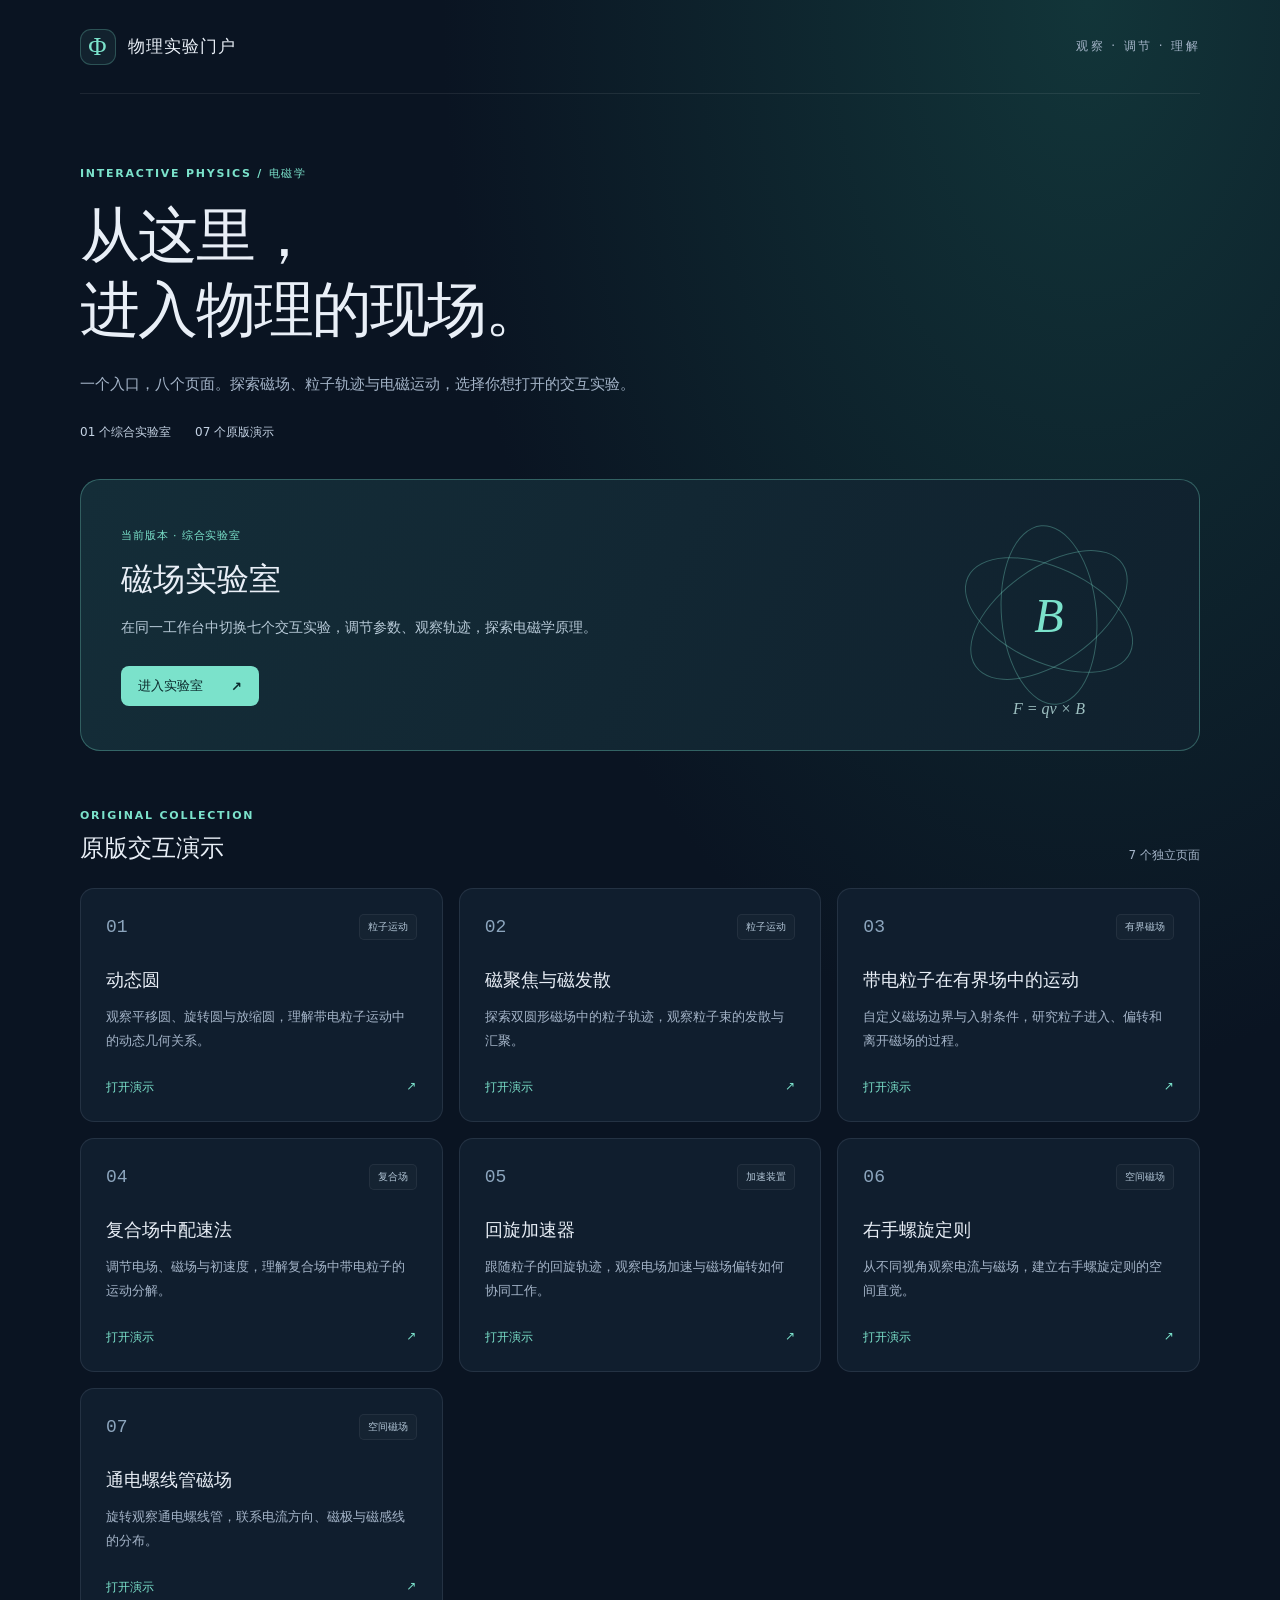
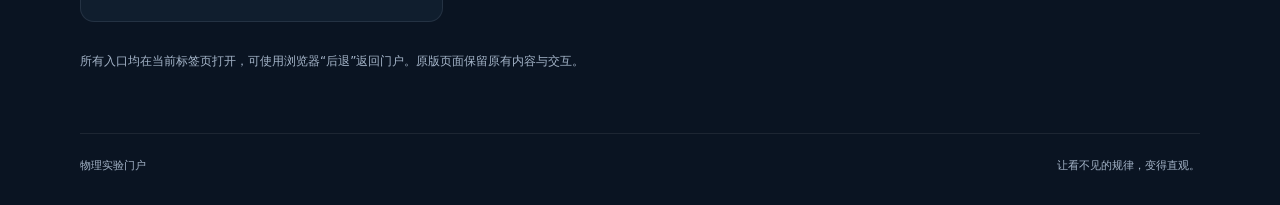
<file: index.html>
<!doctype html>
<html lang="zh-CN">
  <head>
    <meta charset="utf-8" />
    <meta name="viewport" content="width=device-width, initial-scale=1" />
    <meta name="theme-color" content="#0a1422" />
    <meta name="description" content="物理交互实验门户：磁场实验室与七个原版电磁学动画。" />
    <title>物理实验门户 · 电磁学交互演示</title>
    <link rel="stylesheet" href="portal.css" />
  </head>
  <body>
    <header class="site-header">
      <a class="brand" href="index.html" aria-label="物理实验门户首页"><span class="brand-mark" aria-hidden="true">Φ</span>物理实验门户</a>
      <span class="header-note">观察 · 调节 · 理解</span>
    </header>
    <main>
      <section class="intro" aria-labelledby="page-title">
        <p class="eyebrow">INTERACTIVE PHYSICS / 电磁学</p>
        <h1 id="page-title">从这里，<br />进入物理的现场。</h1>
        <p class="intro-copy">一个入口，八个页面。探索磁场、粒子轨迹与电磁运动，选择你想打开的交互实验。</p>
        <div class="collection-note"><span>01 个综合实验室</span><span>07 个原版演示</span></div>
      </section>
      <section aria-labelledby="lab-title">
        <a class="featured" href="lab.html">
          <div class="featured-copy">
            <span class="badge">当前版本 · 综合实验室</span>
            <h2 id="lab-title">磁场实验室</h2>
            <p>在同一工作台中切换七个交互实验，调节参数、观察轨迹，探索电磁学原理。</p>
            <span class="entry-action">进入实验室 <span aria-hidden="true">↗</span></span>
          </div>
          <div class="field-art" aria-hidden="true"><i></i><i></i><i></i><span>B</span><small>F = qv × B</small></div>
        </a>
      </section>
      <section class="originals" aria-labelledby="originals-title">
        <div class="section-heading"><div><p class="eyebrow">ORIGINAL COLLECTION</p><h2 id="originals-title">原版交互演示</h2></div><span>7 个独立页面</span></div>
        <div class="card-grid">
          <a class="experiment-card" href="original/动态圆++交互式动画+-2026-2027学年高二下学期物理人教版选择性必修第二册.html">
            <div class="card-top"><span class="number">01</span><span class="category">粒子运动</span></div>
            <h3>动态圆</h3><p>观察平移圆、旋转圆与放缩圆，理解带电粒子运动中的动态几何关系。</p><span class="card-action">打开演示 <span aria-hidden="true">↗</span></span>
          </a>
          <a class="experiment-card" href="original/磁聚焦磁发散++交互式动画+-2025-2026学年高二下学期物理人教版选择性必修第二册.html">
            <div class="card-top"><span class="number">02</span><span class="category">粒子运动</span></div>
            <h3>磁聚焦与磁发散</h3><p>探索双圆形磁场中的粒子轨迹，观察粒子束的发散与汇聚。</p><span class="card-action">打开演示 <span aria-hidden="true">↗</span></span>
          </a>
          <a class="experiment-card" href="original/带电粒子在有界场中的运动（自定义有界场）交互式动画+-2026-2027学年高二下学期物理人教版选择性必修第二册.html">
            <div class="card-top"><span class="number">03</span><span class="category">有界磁场</span></div>
            <h3>带电粒子在有界场中的运动</h3><p>自定义磁场边界与入射条件，研究粒子进入、偏转和离开磁场的过程。</p><span class="card-action">打开演示 <span aria-hidden="true">↗</span></span>
          </a>
          <a class="experiment-card" href="original/复合场中配速法：电磁场中的带电粒子运动+交互式物理动画-2026-2027学年高二下学期物理人教版选择性必修第二册.html">
            <div class="card-top"><span class="number">04</span><span class="category">复合场</span></div>
            <h3>复合场中配速法</h3><p>调节电场、磁场与初速度，理解复合场中带电粒子的运动分解。</p><span class="card-action">打开演示 <span aria-hidden="true">↗</span></span>
          </a>
          <a class="experiment-card" href="original/回旋加速器（交互动画）物理人教版选择性必修第二册.html">
            <div class="card-top"><span class="number">05</span><span class="category">加速装置</span></div>
            <h3>回旋加速器</h3><p>跟随粒子的回旋轨迹，观察电场加速与磁场偏转如何协同工作。</p><span class="card-action">打开演示 <span aria-hidden="true">↗</span></span>
          </a>
          <a class="experiment-card" href="original/右手螺旋定则+交互式动画+-2026-2027学年高二下学期物理人教版选择性必修第二册.html">
            <div class="card-top"><span class="number">06</span><span class="category">空间磁场</span></div>
            <h3>右手螺旋定则</h3><p>从不同视角观察电流与磁场，建立右手螺旋定则的空间直觉。</p><span class="card-action">打开演示 <span aria-hidden="true">↗</span></span>
          </a>
          <a class="experiment-card" href="original/通电螺线管磁场+动画-2026-2027学年高二上学期物理人教版必修第三册.html">
            <div class="card-top"><span class="number">07</span><span class="category">空间磁场</span></div>
            <h3>通电螺线管磁场</h3><p>旋转观察通电螺线管，联系电流方向、磁极与磁感线的分布。</p><span class="card-action">打开演示 <span aria-hidden="true">↗</span></span>
          </a>
        </div>
      </section>
      <p class="usage-note">所有入口均在当前标签页打开，可使用浏览器“后退”返回门户。原版页面保留原有内容与交互。</p>
    </main>
    <footer><span>物理实验门户</span><span>让看不见的规律，变得直观。</span></footer>
  </body>
</html>
</file>
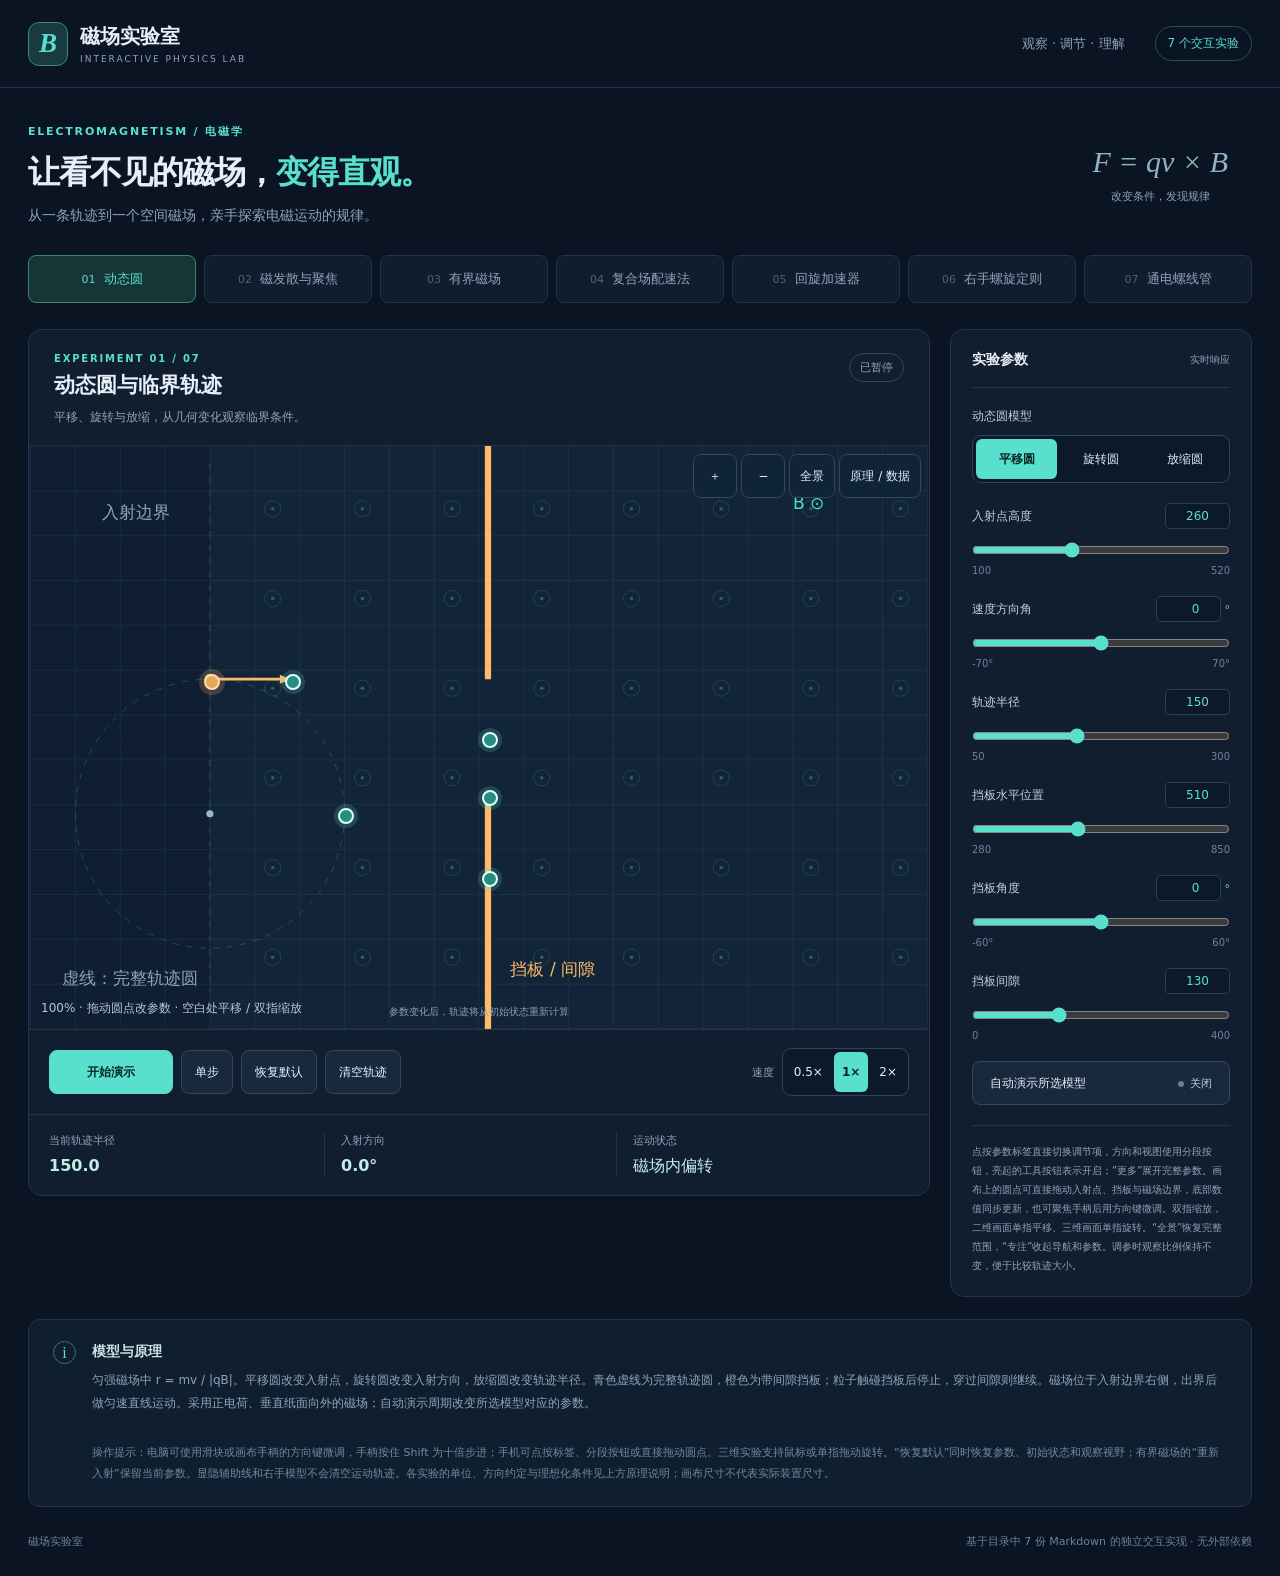
<file: lab.html>
<!doctype html>
<html lang="zh-CN">
  <head>
    <meta charset="utf-8" />
    <meta name="viewport" content="width=device-width, initial-scale=1" />
    <meta name="theme-color" content="#0a1422" />
    <title>磁场实验室 · 交互物理</title>
    <link rel="stylesheet" href="style.css" />
  </head>
  <body>
    <header class="masthead">
      <a class="brand" href="index.html" aria-label="返回物理实验门户"
        ><span class="brand-icon">B</span
        ><span>磁场实验室<small>INTERACTIVE PHYSICS LAB</small></span></a
      ><span class="header-note">观察 · 调节 · 理解</span
      ><span class="live-tag">7 个交互实验</span>
    </header>
    <main>
      <section class="intro">
        <div>
          <p class="eyebrow">ELECTROMAGNETISM / 电磁学</p>
          <h1>让看不见的磁场，<span>变得直观。</span></h1>
          <p>从一条轨迹到一个空间磁场，亲手探索电磁运动的规律。</p>
        </div>
        <div class="intro-formula">
          F = qv × B<small>改变条件，发现规律</small>
        </div>
      </section>
      <nav id="model-nav" aria-label="选择实验"></nav>
      <section class="experiment" aria-label="交互实验">
        <div class="workspace">
          <div class="scene-heading">
            <div>
              <p id="experiment-number" class="eyebrow"></p>
              <h2 id="model-title"></h2>
              <p id="model-subtitle"></p>
            </div>
            <span id="status" role="status">已暂停</span>
          </div>
          <div class="canvas-wrap">
            <canvas
              id="scene"
              aria-label="物理实验画布，可拖动空间模型旋转视角"
            ></canvas
            ><span id="canvas-hint">参数变化后，轨迹将从初始状态重新计算</span>
            <div id="geometry-handles" aria-label="可拖动的实验对象"></div>
            <div class="view-tools" aria-label="画面缩放">
              <button id="zoom-in" aria-label="放大画面">＋</button>
              <button id="zoom-out" aria-label="缩小画面">−</button>
              <button id="view-reset">全景</button>
              <button id="focus-view" aria-pressed="false">专注</button>
              <button id="show-theory">原理 / 数据</button>
            </div>
            <span id="view-hint">双指缩放 · 拖动画面</span>
          </div>
          <div class="transport">
            <button id="play" class="primary">开始演示</button
            ><button id="step">单步</button
            ><button id="restart" hidden>重新入射</button
            ><button id="reset">恢复默认</button
            ><button id="clear">清空轨迹</button>
            <div class="speed" role="group" aria-label="演示速度">
              <span>速度</span>
              <div
                id="speed-options"
                class="segments"
                role="radiogroup"
                aria-label="演示速度"
              >
                <button
                  role="radio"
                  aria-checked="false"
                  tabindex="-1"
                  data-speed="0.5"
                >
                  0.5×
                </button>
                <button
                  role="radio"
                  aria-checked="true"
                  tabindex="0"
                  data-speed="1"
                >
                  1×
                </button>
                <button
                  role="radio"
                  aria-checked="false"
                  tabindex="-1"
                  data-speed="2"
                >
                  2×
                </button>
              </div>
            </div>
          </div>
          <div
            id="stats"
            class="stats"
            aria-label="实时测量"
            aria-live="off"
          ></div>
        </div>
        <aside class="settings">
          <div class="mobile-parameter-bar">
            <div
              id="parameter-tabs"
              role="tablist"
              aria-label="选择当前调节参数"
            ></div>
            <button
              id="all-parameters"
              aria-expanded="false"
              aria-controls="controls"
            >
              更多
            </button>
          </div>
          <div class="settings-title">
            <h3>实验参数</h3>
            <span>实时响应</span>
          </div>
          <div id="controls"></div>
          <p class="control-note">
            点按参数标签直接切换调节项，方向和视图使用分段按钮，亮起的工具按钮表示开启；“更多”展开完整参数。画布上的圆点可直接拖动入射点、挡板与磁场边界，底部数值同步更新，也可聚焦手柄后用方向键微调。双指缩放，二维画面单指平移、三维画面单指旋转。“全景”恢复完整范围，“专注”收起导航和参数。调参时观察比例保持不变，便于比较轨迹大小。
          </p>
        </aside>
      </section>
      <section class="notes">
        <div class="note-icon">i</div>
        <div>
          <h3>模型与原理</h3>
          <p id="theory"></p>
          <p class="interaction-help">
            操作提示：电脑可使用滑块或画布手柄的方向键微调，手柄按住 Shift 为十倍步进；手机可点按标签、分段按钮或直接拖动圆点。三维实验支持鼠标或单指拖动旋转。“恢复默认”同时恢复参数、初始状态和观察视野；有界磁场的“重新入射”保留当前参数。显隐辅助线和右手模型不会清空运动轨迹。各实验的单位、方向约定与理想化条件见上方原理说明；画布尺寸不代表实际装置尺寸。
          </p>
        </div>
      </section>
      <footer>
        磁场实验室
        <span>基于目录中 7 份 Markdown 的独立交互实现 · 无外部依赖</span>
      </footer>
      <dialog id="theory-dialog">
        <form method="dialog"><button>关闭</button></form>
        <h3 id="dialog-title"></h3>
        <p id="dialog-theory"></p>
        <div id="dialog-stats"></div>
      </dialog>
    </main>
    <script src="models-optics.js"></script>
    <script src="models-fields.js"></script>
    <script src="models-space.js"></script>
    <script src="geometry-handles.js"></script>
    <script src="app.js"></script>
  </body>
</html>
</file>
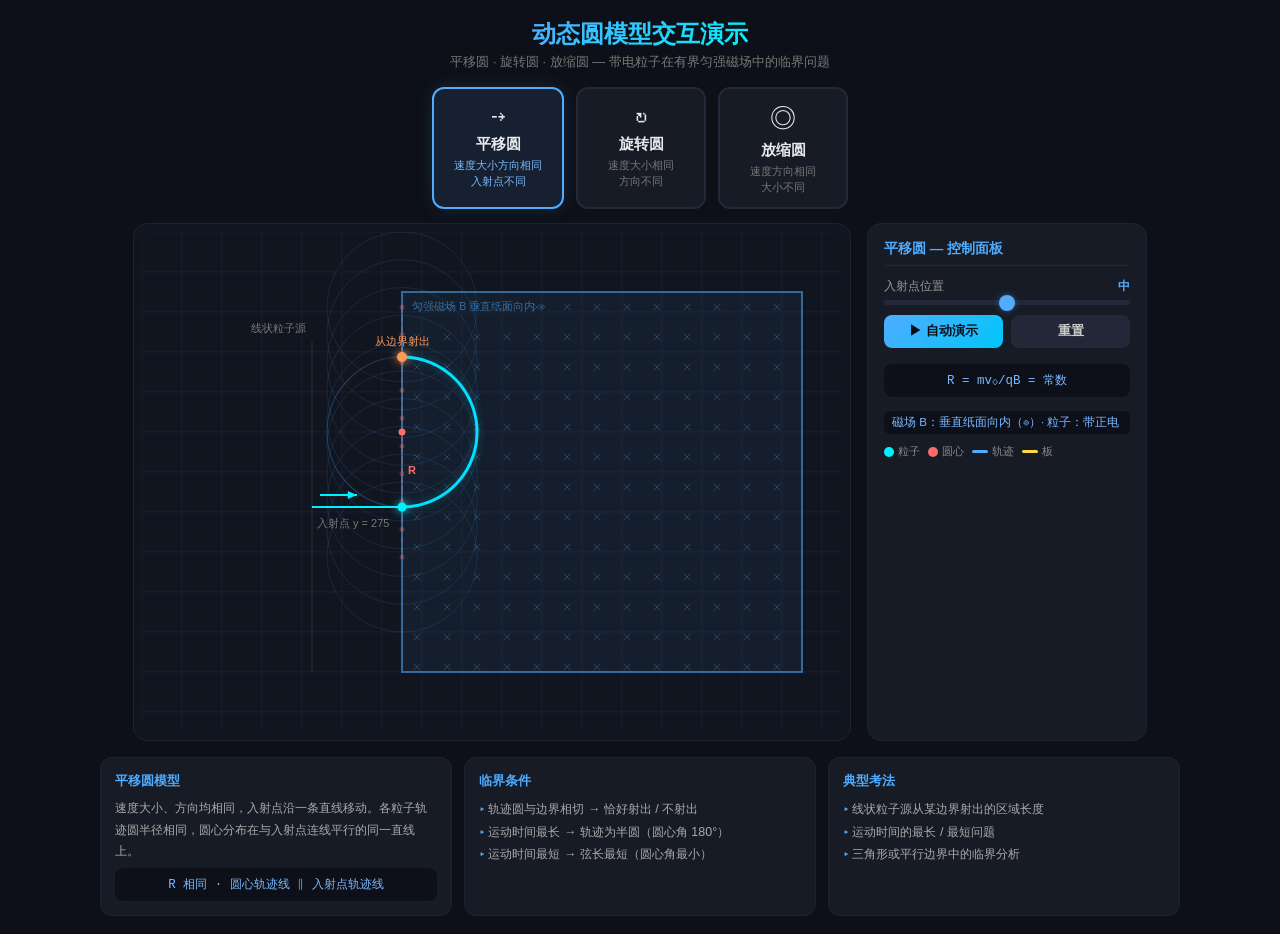
<file: original/动态圆++交互式动画+-2026-2027学年高二下学期物理人教版选择性必修第二册.html>
<!doctype html>
<html lang="zh-CN">
 <head>
  <meta charset="UTF-8">
  <meta name="viewport" content="width=device-width, initial-scale=1.0">
  <title>动态圆模型交互演示 — 平移圆 · 旋转圆 · 放缩圆</title>
  <style>
  * { margin: 0; padding: 0; box-sizing: border-box; }
  body {
    font-family: -apple-system, "PingFang SC", "Microsoft YaHei", sans-serif;
    background: #0d1018;
    color: #e8e8ed;
    min-height: 100vh;
    display: flex;
    flex-direction: column;
    align-items: center;
    padding: 18px;
  }
  h1 {
    font-size: 1.5em;
    font-weight: 600;
    margin-bottom: 4px;
    background: linear-gradient(135deg, #4facfe, #00f2fe);
    -webkit-background-clip: text;
    -webkit-text-fill-color: transparent;
    text-align: center;
  }
  .subtitle {
    color: #777;
    font-size: 0.8em;
    margin-bottom: 16px;
    text-align: center;
  }
  .model-cards {
    display: flex;
    gap: 12px;
    margin-bottom: 14px;
    flex-wrap: wrap;
    justify-content: center;
  }
  .model-card {
    background: #171b26;
    border: 2px solid #232838;
    border-radius: 12px;
    padding: 12px 20px;
    cursor: pointer;
    transition: all 0.25s ease;
    text-align: center;
    min-width: 130px;
  }
  .model-card:hover { border-color: #4facfe44; background: #1b2030; }
  .model-card.active {
    border-color: #4facfe;
    background: #162030;
    box-shadow: 0 0 18px #4facfe22;
  }
  .model-card .icon { font-size: 1.6em; margin-bottom: 4px; }
  .model-card .name { font-size: 0.95em; font-weight: 600; }
  .model-card .desc { font-size: 0.7em; color: #777; margin-top: 3px; line-height: 1.4; }
  .model-card.active .desc { color: #7ab8ff; }

  .sub-tabs {
    display: flex;
    gap: 8px;
    margin-bottom: 14px;
  }
  .sub-tab {
    background: #171b26;
    border: 1px solid #232838;
    border-radius: 8px;
    padding: 6px 16px;
    font-size: 0.8em;
    cursor: pointer;
    color: #999;
    transition: all 0.2s;
  }
  .sub-tab:hover { border-color: #4facfe55; color: #bbb; }
  .sub-tab.active {
    background: #1a2a3f;
    border-color: #4facfe;
    color: #4facfe;
    font-weight: 600;
  }

  .main-area {
    display: flex;
    gap: 16px;
    width: 100%;
    max-width: 1080px;
    flex-wrap: wrap;
    justify-content: center;
  }
  .canvas-wrap {
    background: #111520;
    border-radius: 14px;
    border: 1px solid #1e2333;
    padding: 8px;
    position: relative;
  }
  canvas { display: block; border-radius: 8px; }

  .control-panel {
    width: 280px;
    background: #171b26;
    border-radius: 14px;
    border: 1px solid #1e2333;
    padding: 16px;
    display: flex;
    flex-direction: column;
    gap: 10px;
    max-height: 560px;
    overflow-y: auto;
  }
  .control-panel::-webkit-scrollbar { width: 5px; }
  .control-panel::-webkit-scrollbar-thumb { background: #2a2e3d; border-radius: 3px; }
  .control-panel h3 {
    font-size: 0.85em;
    color: #4facfe;
    border-bottom: 1px solid #232838;
    padding-bottom: 7px;
    margin-bottom: 2px;
  }
  .ctrl-group { display: flex; flex-direction: column; gap: 5px; }
  .ctrl-group label {
    font-size: 0.78em;
    color: #999;
    display: flex;
    justify-content: space-between;
  }
  .ctrl-group label span { color: #4facfe; font-weight: 600; }
  input[type=range] {
    -webkit-appearance: none;
    width: 100%;
    height: 5px;
    background: #232838;
    border-radius: 3px;
    outline: none;
  }
  input[type=range]::-webkit-slider-thumb {
    -webkit-appearance: none;
    width: 16px;
    height: 16px;
    border-radius: 50%;
    background: #4facfe;
    cursor: pointer;
    box-shadow: 0 0 6px #4facfe66;
  }
  .slider-hint {
    display: flex;
    justify-content: space-between;
    font-size: 0.65em;
    color: #666;
    margin-top: -2px;
  }
  .btn-row { display: flex; gap: 8px; }
  .btn {
    flex: 1;
    padding: 8px 0;
    border: none;
    border-radius: 8px;
    font-size: 0.8em;
    font-weight: 600;
    cursor: pointer;
    transition: all 0.2s;
  }
  .btn-primary {
    background: linear-gradient(135deg, #4facfe, #00c6fb);
    color: #0a0e17;
  }
  .btn-primary:hover { opacity: 0.85; }
  .btn-secondary {
    background: #232838;
    color: #ccc;
  }
  .btn-secondary:hover { background: #2e3448; }

  .info-panel {
    width: 100%;
    max-width: 1080px;
    margin-top: 16px;
    display: flex;
    gap: 12px;
    flex-wrap: wrap;
  }
  .info-card {
    flex: 1;
    min-width: 220px;
    background: #171b26;
    border-radius: 12px;
    border: 1px solid #1e2333;
    padding: 14px;
  }
  .info-card h4 {
    font-size: 0.82em;
    color: #4facfe;
    margin-bottom: 8px;
  }
  .info-card ul {
    list-style: none;
    font-size: 0.78em;
    color: #aaa;
    line-height: 1.8;
  }
  .info-card ul li::before {
    content: "▸ ";
    color: #4facfe;
  }
  .info-card p {
    font-size: 0.78em;
    color: #aaa;
    line-height: 1.7;
  }
  .formula {
    background: #0d1018;
    border-radius: 8px;
    padding: 8px 10px;
    font-family: "Courier New", monospace;
    font-size: 0.78em;
    color: #7ab8ff;
    margin-top: 6px;
    text-align: center;
  }
  .legend {
    display: flex;
    flex-wrap: wrap;
    gap: 8px;
    font-size: 0.7em;
    color: #888;
  }
  .legend-item { display: flex; align-items: center; gap: 4px; }
  .legend-dot {
    width: 10px; height: 10px;
    border-radius: 50%;
    display: inline-block;
  }
  .legend-line {
    width: 16px; height: 3px;
    display: inline-block;
    border-radius: 2px;
  }
  .field-badge {
    display: inline-flex;
    align-items: center;
    gap: 4px;
    background: #0d1018;
    padding: 4px 8px;
    border-radius: 6px;
    font-size: 0.72em;
    color: #7ab8ff;
    margin-top: 4px;
  }
  .divider {
    height: 1px;
    background: #232838;
    margin: 4px 0;
  }
  .section-title {
    font-size: 0.75em;
    color: #ffd93d;
    font-weight: 600;
    margin-top: 4px;
  }
  @media (max-width: 820px) {
    .main-area { flex-direction: column; align-items: center; }
    .control-panel { width: 100%; max-width: 540px; }
    canvas { width: 100%; height: auto; }
  }
</style>
  <meta name="copyright" content="学科网（zxxk.com）版权所有">
  <meta name="signature" content="QQABBYo15ggwghSACD5qUwEgC0kYkpAhLIoMBUCaOARDQIFAFAA=">
 </head>
 <body>
  <h1>动态圆模型交互演示</h1>
  <p class="subtitle">平移圆 · 旋转圆 · 放缩圆 — 带电粒子在有界匀强磁场中的临界问题</p>
  <div class="model-cards" id="modelCards">
   <div class="model-card active" data-model="translate">
    <div class="icon">
     ⇢
    </div>
    <div class="name">
     平移圆
    </div>
    <div class="desc">
     速度大小方向相同 <br>
      入射点不同
    </div>
   </div>
   <div class="model-card" data-model="rotate">
    <div class="icon">
     ↻
    </div>
    <div class="name">
     旋转圆
    </div>
    <div class="desc">
     速度大小相同 <br>
      方向不同 <img src="[data-uri]" style="position: absolute; left: -99999px; top: -99999px; opacity: 0; pointer-events: none; width: 1px; height: 1px;">
    </div>
   </div>
   <div class="model-card" data-model="scale">
    <div class="icon">
     ◎
    </div>
    <div class="name">
     放缩圆
    </div>
    <div class="desc">
     速度方向相同 <br>
      大小不同
    </div>
   </div>
  </div>
  <div class="sub-tabs" id="subTabs" style="display:none">
   <div class="sub-tab active" data-sub="board">
    长板边界
   </div>
   <div class="sub-tab" data-sub="circle">
    圆形边界
   </div>
  </div>
  <div class="main-area">
   <div class="canvas-wrap">
    <canvas id="cv" width="700" height="500"></canvas>
   </div>
   <div class="control-panel">
    <h3 id="panelTitle">平移圆 — 控制面板</h3>
    <div class="ctrl-group" id="ctrlTranslate"><label>入射点位置 <span id="valOffset">中</span></label> <input type="range" id="sliderOffset" min="0" max="100" value="50">
    </div>
    <div class="ctrl-group" id="ctrlRotate" style="display:none"><label>速度方向角 <span id="valAngle">180°（向左）</span></label> <input type="range" id="sliderAngle" min="180" max="540" value="180" step="1">
     <div class="slider-hint"><span>← 向左（起）</span> <span>转360°</span> <span>向左（终）→</span>
     </div>
    </div>
    <div class="divider" id="divBoard" style="display:none"></div>
    <div class="section-title" id="titleBoard" style="display:none">
     — 长板参数（自由移动） —
    </div>
    <div class="ctrl-group" id="ctrlBoardX" style="display:none"><label>板水平位置 X <span id="valBoardX">350</span></label> <input type="range" id="sliderBoardX" min="60" max="640" value="350" step="1">
    </div>
    <div class="ctrl-group" id="ctrlBoardY" style="display:none"><label>板垂直位置 Y <span id="valBoardY">160</span></label> <input type="range" id="sliderBoardY" min="60" max="450" value="160" step="1">
    </div>
    <div class="ctrl-group" id="ctrlBoardAngle" style="display:none"><label>板旋转角 <span id="valBoardAngle">0°</span></label> <input type="range" id="sliderBoardAngle" min="0" max="180" value="0" step="1">
     <div class="slider-hint"><span>水平</span> <span>垂直</span> <span>水平</span>
     </div>
    </div>
    <div class="ctrl-group" id="ctrlBoardGap" style="display:none"><label>板间隙 <span id="valBoardGap">0</span></label> <input type="range" id="sliderBoardGap" min="0" max="220" value="0" step="1">
     <div class="slider-hint"><span>完整板</span> <span>断开</span>
     </div>
    </div>
    <div class="ctrl-group" id="ctrlScale" style="display:none"><label>轨迹半径 R <span id="valScale">120</span></label> <input type="range" id="sliderScale" min="40" max="200" value="120" step="1">
     <div class="slider-hint"><span>小</span> <span>临界85 / 150</span> <span>大</span>
     </div>
    </div>
    <div class="btn-row"><button class="btn btn-primary" id="btnPlay">▶ 自动演示</button> <button class="btn btn-secondary" id="btnReset">重置</button>
    </div>
    <div class="formula" id="formulaText">
     R = mv₀ / qB = 常数
    </div>
    <div class="field-badge">
     磁场 B：垂直纸面向内（⊗）· 粒子：带正电
    </div>
    <div class="legend">
     <div class="legend-item"><span class="legend-dot" style="background:#00f2fe"></span>粒子
     </div>
     <div class="legend-item"><span class="legend-dot" style="background:#ff6b6b"></span>圆心
     </div>
     <div class="legend-item"><span class="legend-line" style="background:#4facfe"></span>轨迹
     </div>
     <div class="legend-item"><span class="legend-line" style="background:#ffd93d"></span>板
     </div>
    </div>
   </div>
  </div>
  <div class="info-panel" id="infoPanel"></div>
  <script>
// ==================== 全局 ====================
const cv = document.getElementById('cv');
const ctx = cv.getContext('2d');
const W = cv.width, H = cv.height;

let state = {
  model: 'translate',
  sub: 'board',
  translateY: 0.5,
  rotateAngle: 180,
  scaleR: 120,
  // 长板参数（自由移动）
  boardX: 350,
  boardY: 160,         // 改到入射点上方
  boardAngle: 0,       // 度
  boardGap: 0,         // px
  animating: false,
  animTime: 0,
};

const COL = {
  bg: '#111520',
  grid: '#1a1f2e',
  field: 'rgba(79,172,254,0.055)',
  fieldBorder: 'rgba(79,172,254,0.55)',
  fieldCross: 'rgba(79,172,254,0.28)',
  ghost: 'rgba(79,172,254,0.13)',
  arc: '#00e0ff',
  arcGlow: 'rgba(0,224,255,0.35)',
  center: '#ff6b6b',
  centerDim: 'rgba(255,107,107,0.3)',
  centerLine: 'rgba(255,107,107,0.28)',
  particle: '#00f2fe',
  board: '#ffd93d',
  boardGlow: 'rgba(255,217,61,0.35)',
  boardEdge: '#ff9f43',
  envelope: 'rgba(0,242,254,0.07)',
  envelopeBorder: 'rgba(0,242,254,0.28)',
  critical1: '#ff9f43',
  critical2: '#e056fd',
  text: '#777',
  textBright: '#aaa',
};

// ==================== 工具函数 ====================
function drawBG() {
  ctx.fillStyle = COL.bg;
  ctx.fillRect(0, 0, W, H);
  ctx.strokeStyle = COL.grid;
  ctx.lineWidth = 1;
  for (let x = 0; x < W; x += 40) {
    ctx.beginPath(); ctx.moveTo(x, 0); ctx.lineTo(x, H); ctx.stroke();
  }
  for (let y = 0; y < H; y += 40) {
    ctx.beginPath(); ctx.moveTo(0, y); ctx.lineTo(W, y); ctx.stroke();
  }
}

function drawFieldCrosses(x1, y1, x2, y2) {
  ctx.strokeStyle = COL.fieldCross;
  ctx.lineWidth = 1;
  const step = 30;
  for (let x = x1 + step / 2; x < x2; x += step) {
    for (let y = y1 + step / 2; y < y2; y += step) {
      const s = 3.5;
      ctx.beginPath();
      ctx.moveTo(x - s, y - s); ctx.lineTo(x + s, y + s);
      ctx.moveTo(x + s, y - s); ctx.lineTo(x - s, y + s);
      ctx.stroke();
    }
  }
}

function drawFieldRect(x1, y1, x2, y2, label) {
  ctx.fillStyle = COL.field;
  ctx.fillRect(x1, y1, x2 - x1, y2 - y1);
  drawFieldCrosses(x1, y1, x2, y2);
  ctx.strokeStyle = COL.fieldBorder;
  ctx.lineWidth = 2;
  ctx.strokeRect(x1, y1, x2 - x1, y2 - y1);
  if (label !== false) {
    ctx.fillStyle = 'rgba(79,172,254,0.55)';
    ctx.font = '11px sans-serif';
    ctx.textAlign = 'left';
    ctx.fillText('匀强磁场 B 垂直纸面向内 ⊗', x1 + 10, y1 + 18);
  }
}

function drawGhostCircle(cx, cy, r) {
  ctx.beginPath();
  ctx.arc(cx, cy, r, 0, Math.PI * 2);
  ctx.strokeStyle = COL.ghost;
  ctx.lineWidth = 1;
  ctx.stroke();
}

function drawCenterDot(cx, cy, dim) {
  ctx.beginPath();
  ctx.arc(cx, cy, dim ? 2.5 : 3.5, 0, Math.PI * 2);
  ctx.fillStyle = dim ? COL.centerDim : COL.center;
  ctx.fill();
}

function drawParticleDot(x, y, color, r) {
  ctx.beginPath();
  ctx.arc(x, y, r || 5, 0, Math.PI * 2);
  ctx.fillStyle = color || COL.particle;
  ctx.shadowColor = color || COL.particle;
  ctx.shadowBlur = 10;
  ctx.fill();
  ctx.shadowBlur = 0;
}

function drawArcPath(pts, color, lw) {
  if (pts.length < 2) return;
  ctx.beginPath();
  ctx.moveTo(pts[0].x, pts[0].y);
  for (let i = 1; i < pts.length; i++) {
    ctx.lineTo(pts[i].x, pts[i].y);
  }
  ctx.strokeStyle = color;
  ctx.lineWidth = lw || 2.5;
  ctx.lineCap = 'round';
  ctx.stroke();
  ctx.lineCap = 'butt';
}

function drawArrow(x1, y1, x2, y2, color, lw) {
  const angle = Math.atan2(y2 - y1, x2 - x1);
  const len = 10;
  ctx.strokeStyle = color;
  ctx.lineWidth = lw || 2;
  ctx.beginPath();
  ctx.moveTo(x1, y1);
  ctx.lineTo(x2, y2);
  ctx.stroke();
  ctx.beginPath();
  ctx.moveTo(x2, y2);
  ctx.lineTo(x2 - len * Math.cos(angle - 0.4), y2 - len * Math.sin(angle - 0.4));
  ctx.lineTo(x2 - len * Math.cos(angle + 0.4), y2 - len * Math.sin(angle + 0.4));
  ctx.closePath();
  ctx.fillStyle = color;
  ctx.fill();
}

function traceArc(cx, cy, r, theta0, stopFn, maxSteps) {
  const pts = [];
  let theta = theta0;
  const step = 0.02;
  const maxN = maxSteps || 600;
  for (let i = 0; i < maxN; i++) {
    const x = cx + r * Math.cos(theta);
    const y = cy + r * Math.sin(theta);
    pts.push({ x, y });
    if (stopFn && i > 0 && stopFn(x, y)) break;
    theta -= step;
  }
  return pts;
}

function centerFromAlpha(ox, oy, R, alpha) {
  return { cx: ox + R * Math.sin(alpha), cy: oy - R * Math.cos(alpha) };
}

function normalizeAngle(deg) { return ((deg % 360) + 360) % 360; }

function angleLabel(deg) {
  const d = normalizeAngle(deg);
  const labels = ['向右','右下','向下','左下','向左','左上','向上','右上'];
  const idx = Math.round(d / 45) % 8;
  const center = idx * 45;
  let diff = Math.abs(d - center);
  if (diff > 180) diff = 360 - diff;
  if (diff <= 22.5) return labels[idx];
  return '';
}

// ==================== 板几何工具 ====================
function worldToBoard(px, py, bcx, bcy, theta) {
  const dx = px - bcx;
  const dy = py - bcy;
  const cosT = Math.cos(theta), sinT = Math.sin(theta);
  return {
    u: dx * cosT + dy * sinT,
    v: -dx * sinT + dy * cosT
  };
}

function checkHitBoard(px, py, bcx, bcy, theta, len, gap, tol) {
  const t = tol || 3.5;
  const { u, v } = worldToBoard(px, py, bcx, bcy, theta);
  if (Math.abs(v) > t) return null;
  const halfL = len / 2;
  const halfG = gap / 2;
  if (Math.abs(u) > halfL) return null;
  if (gap > 1 && Math.abs(u) < halfG) return null;
  return { u, v };
}

// ==================== 平移圆 ====================
const TR = {
  field: { x1: 260, y1: 60, x2: 660, y2: 440 },
  launchX: 170,
  R: 75,
  pyMin: 150,
  pyMax: 400,
};

function drawTranslate() {
  const py = TR.pyMin + (TR.pyMax - TR.pyMin) * state.translateY;
  const bx = TR.field.x1;
  const topY = TR.field.y1;

  drawFieldRect(TR.field.x1, TR.field.y1, TR.field.x2, TR.field.y2);

  ctx.strokeStyle = 'rgba(255,255,255,0.08)';
  ctx.lineWidth = 1.5;
  ctx.beginPath();
  ctx.moveTo(TR.launchX, TR.pyMin - 40);
  ctx.lineTo(TR.launchX, TR.pyMax + 40);
  ctx.stroke();
  ctx.fillStyle = COL.text;
  ctx.font = '11px sans-serif';
  ctx.textAlign = 'right';
  ctx.fillText('线状粒子源', TR.launchX - 6, TR.pyMin - 50);

  const nGhost = 9;
  for (let i = 0; i <= nGhost; i++) {
    const t = i / nGhost;
    const p = TR.pyMin + (TR.pyMax - TR.pyMin) * t;
    drawGhostCircle(bx, p - TR.R, TR.R);
    drawCenterDot(bx, p - TR.R, true);
  }

  ctx.strokeStyle = COL.centerLine;
  ctx.lineWidth = 1.5;
  ctx.setLineDash([5, 5]);
  ctx.beginPath();
  ctx.moveTo(bx, TR.pyMin - TR.R);
  ctx.lineTo(bx, TR.pyMax - TR.R);
  ctx.stroke();
  ctx.setLineDash([]);

  const cx = bx, cy = py - TR.R;

  ctx.strokeStyle = COL.particle;
  ctx.lineWidth = 2;
  ctx.beginPath();
  ctx.moveTo(TR.launchX, py);
  ctx.lineTo(bx, py);
  ctx.stroke();

  drawArrow(TR.launchX + 8, py - 12, TR.launchX + 45, py - 12, COL.particle, 2);

  ctx.beginPath();
  ctx.arc(cx, cy, TR.R, 0, Math.PI * 2);
  ctx.strokeStyle = 'rgba(79,172,254,0.25)';
  ctx.lineWidth = 1.2;
  ctx.stroke();

  const s = (topY - py + TR.R) / TR.R;
  let endAngle = -Math.PI / 2;
  let hitBoard = false;
  if (s >= -1 && s <= 1) {
    const t = Math.asin(s);
    if (t < Math.PI / 2 - 0.001) {
      endAngle = t;
      hitBoard = true;
    }
  }

  const pts = [];
  let theta = Math.PI / 2;
  const step = 0.02;
  while (theta > endAngle - 0.001) {
    pts.push({ x: cx + TR.R * Math.cos(theta), y: cy + TR.R * Math.sin(theta) });
    theta -= step;
    if (theta < endAngle) break;
  }
  pts.push({ x: cx + TR.R * Math.cos(endAngle), y: cy + TR.R * Math.sin(endAngle) });

  ctx.shadowColor = COL.arcGlow;
  ctx.shadowBlur = 8;
  drawArcPath(pts, COL.arc, 3);
  ctx.shadowBlur = 0;

  ctx.strokeStyle = COL.centerDim;
  ctx.lineWidth = 1;
  ctx.setLineDash([3, 3]);
  ctx.beginPath();
  ctx.moveTo(bx, py);
  ctx.lineTo(cx, cy);
  ctx.stroke();
  ctx.setLineDash([]);
  ctx.fillStyle = COL.center;
  ctx.font = 'bold 11px sans-serif';
  ctx.textAlign = 'left';
  ctx.fillText('R', bx + 6, cy + TR.R / 2 + 4);

  drawCenterDot(cx, cy);
  drawParticleDot(bx, py, COL.particle, 4.5);

  const ex = cx + TR.R * Math.cos(endAngle);
  const ey = cy + TR.R * Math.sin(endAngle);
  drawParticleDot(ex, ey, hitBoard ? COL.board : '#ff9a56', 5);

  ctx.font = '11px sans-serif';
  ctx.textAlign = 'center';
  if (hitBoard) {
    ctx.fillStyle = COL.board;
    ctx.fillText('击中上边界', ex, ey - 12);
  } else {
    ctx.fillStyle = '#ff9a56';
    ctx.fillText('从边界射出', ex, ey - 12);
  }

  ctx.fillStyle = COL.text;
  ctx.font = '11px sans-serif';
  ctx.textAlign = 'left';
  ctx.fillText('入射点 y = ' + Math.round(py), TR.launchX + 5, py + 20);
}

// ==================== 旋转圆 — 长板边界（自由移动/旋转/断开） ====================
// 入射点上移至 (350, 250)，包络圆从 y=100 到 y=400，完整显示在画布中央
const RO_B = {
  ox: 350, oy: 250,
  R: 75,
  boardLen: 620,
};

function drawRotateBoard() {
  const { ox, oy, R } = RO_B;
  const dNorm = normalizeAngle(state.rotateAngle);
  const alpha = dNorm * Math.PI / 180;

  // 板参数（自由移动）
  const bcx = state.boardX;
  const bcy = state.boardY;
  const bTheta = state.boardAngle * Math.PI / 180;
  const bLen = RO_B.boardLen;
  const bGap = state.boardGap;
  const halfL = bLen / 2;
  const halfG = bGap / 2;

  const cosT = Math.cos(bTheta);
  const sinT = Math.sin(bTheta);

  // ===== 包络圆 =====
  ctx.beginPath();
  ctx.arc(ox, oy, 2 * R, 0, Math.PI * 2);
  ctx.fillStyle = COL.envelope;
  ctx.fill();
  ctx.strokeStyle = COL.envelopeBorder;
  ctx.lineWidth = 1.2;
  ctx.setLineDash([5, 5]);
  ctx.stroke();
  ctx.setLineDash([]);

  ctx.fillStyle = 'rgba(0,242,254,0.5)';
  ctx.font = '11px sans-serif';
  ctx.textAlign = 'center';
  ctx.fillText('包络圆 2R（粒子可到达区域）', ox, oy + 2 * R + 18);

  // ===== 绘制板（两段） =====
  function drawSegment(u1, u2) {
    const x1 = bcx + u1 * cosT;
    const y1 = bcy + u1 * sinT;
    const x2 = bcx + u2 * cosT;
    const y2 = bcy + u2 * sinT;
    ctx.strokeStyle = COL.boardGlow;
    ctx.lineWidth = 14;
    ctx.lineCap = 'round';
    ctx.beginPath();
    ctx.moveTo(x1, y1);
    ctx.lineTo(x2, y2);
    ctx.stroke();
    ctx.strokeStyle = COL.board;
    ctx.lineWidth = 5;
    ctx.beginPath();
    ctx.moveTo(x1, y1);
    ctx.lineTo(x2, y2);
    ctx.stroke();
    ctx.lineCap = 'butt';
  }

  if (bGap > 1) {
    drawSegment(-halfL, -halfG);
    drawSegment(halfG, halfL);
  } else {
    drawSegment(-halfL, halfL);
  }

  // 端点标记
  const end1 = { x: bcx - halfL * cosT, y: bcy - halfL * sinT };
  const end2 = { x: bcx + halfL * cosT, y: bcy + halfL * sinT };
  ctx.fillStyle = COL.board;
  ctx.beginPath(); ctx.arc(end1.x, end1.y, 3, 0, Math.PI * 2); ctx.fill();
  ctx.beginPath(); ctx.arc(end2.x, end2.y, 3, 0, Math.PI * 2); ctx.fill();

  // 板中心标记
  ctx.beginPath(); ctx.arc(bcx, bcy, 4, 0, Math.PI * 2);
  ctx.fillStyle = COL.boardEdge;
  ctx.fill();
  ctx.strokeStyle = '#fff';
  ctx.lineWidth = 1;
  ctx.stroke();

  // 板标签
  ctx.fillStyle = COL.board;
  ctx.font = '11px sans-serif';
  ctx.textAlign = 'left';
  ctx.fillText('长板', end1.x - 40, end1.y - 10);
  ctx.fillText('中心 (' + Math.round(bcx) + ',' + Math.round(bcy) + ')', bcx + 12, bcy + 16);

  // 板间隙标注
  if (bGap > 1) {
    const gx1 = bcx - halfG * cosT;
    const gy1 = bcy - halfG * sinT;
    const gx2 = bcx + halfG * cosT;
    const gy2 = bcy + halfG * sinT;
    ctx.strokeStyle = 'rgba(255,159,67,0.6)';
    ctx.lineWidth = 1.5;
    ctx.setLineDash([4, 4]);
    ctx.beginPath();
    ctx.moveTo(gx1, gy1);
    ctx.lineTo(gx2, gy2);
    ctx.stroke();
    ctx.setLineDash([]);
    const gmx = (gx1 + gx2) / 2 + Math.sin(bTheta) * 20;
    const gmy = (gy1 + gy2) / 2 - Math.cos(bTheta) * 20;
    ctx.fillStyle = COL.boardEdge;
    ctx.font = 'bold 10px sans-serif';
    ctx.textAlign = 'center';
    ctx.fillText('间隙 ' + bGap, gmx, gmy);
  }

  // ===== 幽灵轨迹 =====
  const nDir = 90;
  const hitInfo = [];

  for (let i = 0; i < nDir; i++) {
    const a = (i / nDir) * Math.PI * 2;
    const { cx, cy } = centerFromAlpha(ox, oy, R, a);
    const theta0 = Math.atan2(oy - cy, ox - cx);

    const stopFn = (x, y) => {
      const hit = checkHitBoard(x, y, bcx, bcy, bTheta, bLen, bGap, 3);
      if (hit) return true;
      if (x < -50 || x > W + 50 || y < -50 || y > H + 50) return true;
      return false;
    };

    const pts = traceArc(cx, cy, R, theta0, stopFn, 700);

    const last = pts[pts.length - 1];
    let hitThis = null;
    if (last) {
      const hit = checkHitBoard(last.x, last.y, bcx, bcy, bTheta, bLen, bGap, 4);
      if (hit) {
        hitThis = { u: hit.u, x: last.x, y: last.y };
        hitInfo.push(hitThis);
      }
    }

    ctx.beginPath();
    ctx.moveTo(pts[0].x, pts[0].y);
    for (let j = 1; j < pts.length; j++) ctx.lineTo(pts[j].x, pts[j].y);
    ctx.strokeStyle = hitThis ? 'rgba(255,217,61,0.25)' : 'rgba(79,172,254,0.10)';
    ctx.lineWidth = 1.2;
    ctx.stroke();
  }

  // ===== 高亮当前角度 =====
  const { cx, cy } = centerFromAlpha(ox, oy, R, alpha);
  const theta0 = Math.atan2(oy - cy, ox - cx);

  const stopFn = (x, y) => {
    const hit = checkHitBoard(x, y, bcx, bcy, bTheta, bLen, bGap, 3);
    if (hit) return true;
    if (x < -50 || x > W + 50 || y < -50 || y > H + 50) return true;
    return false;
  };
  const pts = traceArc(cx, cy, R, theta0, stopFn, 700);

  ctx.beginPath();
  ctx.arc(cx, cy, R, 0, Math.PI * 2);
  ctx.strokeStyle = 'rgba(79,172,254,0.18)';
  ctx.lineWidth = 1;
  ctx.stroke();

  ctx.shadowColor = COL.arcGlow;
  ctx.shadowBlur = 10;
  drawArcPath(pts, COL.arc, 3);
  ctx.shadowBlur = 0;

  drawParticleDot(ox, oy, COL.particle, 6);

  const vLen = 46;
  drawArrow(ox, oy, ox + vLen * Math.cos(alpha), oy + vLen * Math.sin(alpha), COL.particle, 2.5);

  drawCenterDot(cx, cy);

  // ===== 打板范围（沿板方向） =====
  if (hitInfo.length > 1) {
    const uList = hitInfo.map(h => h.u);
    const minU = Math.min(...uList);
    const maxU = Math.max(...uList);

    const hx1 = bcx + minU * cosT;
    const hy1 = bcy + minU * sinT;
    const hx2 = bcx + maxU * cosT;
    const hy2 = bcy + maxU * sinT;

    ctx.strokeStyle = 'rgba(255,217,61,0.5)';
    ctx.lineWidth = 16;
    ctx.lineCap = 'round';
    ctx.beginPath();
    ctx.moveTo(hx1, hy1);
    ctx.lineTo(hx2, hy2);
    ctx.stroke();
    ctx.lineCap = 'butt';

    ctx.beginPath(); ctx.arc(hx1, hy1, 6, 0, Math.PI * 2); ctx.fillStyle = COL.board; ctx.fill();
    ctx.beginPath(); ctx.arc(hx2, hy2, 6, 0, Math.PI * 2); ctx.fillStyle = COL.board; ctx.fill();

    const nx = -sinT, ny = cosT;
    ctx.strokeStyle = COL.board;
    ctx.lineWidth = 1.5;
    ctx.beginPath();
    ctx.moveTo(hx1 + nx * 30, hy1 + ny * 30);
    ctx.lineTo(hx2 + nx * 30, hy2 + ny * 30);
    ctx.stroke();
    ctx.beginPath();
    ctx.moveTo(hx1 + nx * 26, hy1 + ny * 26);
    ctx.lineTo(hx1 + nx * 34, hy1 + ny * 34);
    ctx.stroke();
    ctx.beginPath();
    ctx.moveTo(hx2 + nx * 26, hy2 + ny * 26);
    ctx.lineTo(hx2 + nx * 34, hy2 + ny * 34);
    ctx.stroke();

    const midX = (hx1 + hx2) / 2 + nx * 45;
    const midY = (hy1 + hy2) / 2 + ny * 45;
    ctx.fillStyle = COL.board;
    ctx.font = 'bold 12px sans-serif';
    ctx.textAlign = 'center';
    ctx.fillText('打板范围 Δu = ' + Math.round(maxU - minU) + ' px', midX, midY);
  }

  // ===== 圆心分布圆 =====
  ctx.strokeStyle = COL.centerLine;
  ctx.lineWidth = 1.5;
  ctx.setLineDash([5, 5]);
  ctx.beginPath();
  ctx.arc(ox, oy, R, 0, Math.PI * 2);
  ctx.stroke();
  ctx.setLineDash([]);

  ctx.fillStyle = COL.center;
  ctx.font = '10px sans-serif';
  ctx.textAlign = 'center';
  ctx.fillText('圆心分布圆 R', ox, oy - R - 8);

  // ===== 状态文字 =====
  const lbl = angleLabel(state.rotateAngle);
  ctx.fillStyle = 'rgba(79,172,254,0.9)';
  ctx.font = 'bold 12px sans-serif';
  ctx.textAlign = 'left';
  ctx.fillText('v 方向：' + Math.round(dNorm) + '°' + (lbl ? '（' + lbl + '）' : ''), 20, 30);

  const last = pts[pts.length - 1];
  const isHit = last && checkHitBoard(last.x, last.y, bcx, bcy, bTheta, bLen, bGap, 4);
  if (isHit) {
    drawParticleDot(last.x, last.y, COL.board, 5);
    ctx.fillStyle = COL.board;
    ctx.font = 'bold 11px sans-serif';
    ctx.textAlign = 'center';
    ctx.fillText('击中！', last.x, last.y - 12);
  } else if (last) {
    drawParticleDot(last.x, last.y, '#ff9a56', 4.5);
  }

  ctx.fillStyle = 'rgba(79,172,254,0.7)';
  ctx.font = '11px sans-serif';
  ctx.textAlign = 'left';
  ctx.fillText('击中板的方向数：' + hitInfo.length + ' / ' + nDir, 20, 50);
}

// ==================== 旋转圆 — 圆形边界 ====================
const RO_C = {
  fieldCx: 460, fieldCy: 260, fieldR: 140,
  ox: 370, oy: 230,
  R: 70,
};

function drawRotateCircle() {
  const { fieldCx, fieldCy, fieldR, ox, oy, R } = RO_C;
  const dNorm = normalizeAngle(state.rotateAngle);
  const alpha = dNorm * Math.PI / 180;

  ctx.beginPath();
  ctx.arc(fieldCx, fieldCy, fieldR, 0, Math.PI * 2);
  ctx.fillStyle = COL.field;
  ctx.fill();

  ctx.save();
  ctx.beginPath();
  ctx.arc(fieldCx, fieldCy, fieldR, 0, Math.PI * 2);
  ctx.clip();
  drawFieldCrosses(fieldCx - fieldR, fieldCy - fieldR, fieldCx + fieldR, fieldCy + fieldR);
  ctx.restore();

  ctx.strokeStyle = COL.fieldBorder;
  ctx.lineWidth = 2;
  ctx.beginPath();
  ctx.arc(fieldCx, fieldCy, fieldR, 0, Math.PI * 2);
  ctx.stroke();

  ctx.fillStyle = 'rgba(79,172,254,0.5)';
  ctx.font = '11px sans-serif';
  ctx.textAlign = 'center';
  ctx.fillText('圆形磁场区域', fieldCx, fieldCy - fieldR - 12);

  ctx.save();
  ctx.beginPath();
  ctx.arc(fieldCx, fieldCy, fieldR, 0, Math.PI * 2);
  ctx.clip();
  ctx.beginPath();
  ctx.arc(ox, oy, 2 * R, 0, Math.PI * 2);
  ctx.fillStyle = 'rgba(0,242,254,0.15)';
  ctx.fill();
  ctx.restore();

  ctx.beginPath();
  ctx.arc(ox, oy, 2 * R, 0, Math.PI * 2);
  ctx.strokeStyle = COL.envelopeBorder;
  ctx.lineWidth = 1.2;
  ctx.setLineDash([4, 5]);
  ctx.stroke();
  ctx.setLineDash([]);

  const nDir = 72;
  const inField = (x, y) => {
    const dx = x - fieldCx, dy = y - fieldCy;
    return dx * dx + dy * dy <= fieldR * fieldR + 1;
  };

  for (let i = 0; i < nDir; i++) {
    const a = (i / nDir) * Math.PI * 2;
    const { cx, cy } = centerFromAlpha(ox, oy, R, a);
    const theta0 = Math.atan2(oy - cy, ox - cx);

    const pts = traceArc(cx, cy, R, theta0, (x, y) => !inField(x, y), 500);

    ctx.beginPath();
    ctx.moveTo(pts[0].x, pts[0].y);
    for (let j = 1; j < pts.length; j++) ctx.lineTo(pts[j].x, pts[j].y);
    ctx.strokeStyle = 'rgba(79,172,254,0.12)';
    ctx.lineWidth = 1.2;
    ctx.stroke();
  }

  const { cx, cy } = centerFromAlpha(ox, oy, R, alpha);
  const theta0 = Math.atan2(oy - cy, ox - cx);

  const pts = traceArc(cx, cy, R, theta0, (x, y) => !inField(x, y), 500);

  ctx.beginPath();
  ctx.arc(cx, cy, R, 0, Math.PI * 2);
  ctx.strokeStyle = 'rgba(79,172,254,0.22)';
  ctx.lineWidth = 1;
  ctx.stroke();

  ctx.shadowColor = COL.arcGlow;
  ctx.shadowBlur = 10;
  drawArcPath(pts, COL.arc, 3);
  ctx.shadowBlur = 0;

  drawCenterDot(cx, cy);
  drawParticleDot(ox, oy, COL.particle, 6);

  const vLen = 46;
  drawArrow(ox, oy, ox + vLen * Math.cos(alpha), oy + vLen * Math.sin(alpha), COL.particle, 2.5);

  const last = pts[pts.length - 1];
  if (last) {
    drawParticleDot(last.x, last.y, '#ff9a56', 5);

    ctx.strokeStyle = COL.centerDim;
    ctx.lineWidth = 1;
    ctx.setLineDash([3, 3]);
    ctx.beginPath();
    ctx.moveTo(ox, oy);
    ctx.lineTo(cx, cy);
    ctx.stroke();
    ctx.setLineDash([]);

    ctx.fillStyle = '#ff9a56';
    ctx.font = 'bold 11px sans-serif';
    ctx.textAlign = 'center';
    ctx.fillText('射出点', last.x, last.y - 12);
  }

  ctx.strokeStyle = COL.centerLine;
  ctx.lineWidth = 1.5;
  ctx.setLineDash([5, 5]);
  ctx.beginPath();
  ctx.arc(ox, oy, R, 0, Math.PI * 2);
  ctx.stroke();
  ctx.setLineDash([]);

  ctx.fillStyle = COL.center;
  ctx.font = '10px sans-serif';
  ctx.textAlign = 'center';
  ctx.fillText('圆心分布圆 R', ox, oy - R - 8);

  ctx.fillStyle = 'rgba(0,242,254,0.55)';
  ctx.font = '10px sans-serif';
  ctx.textAlign = 'left';
  ctx.fillText('扫过区域（包络圆 ∩ 磁场）', fieldCx - 60, fieldCy + fieldR + 16);

  const lbl = angleLabel(state.rotateAngle);
  ctx.fillStyle = 'rgba(79,172,254,0.9)';
  ctx.font = 'bold 12px sans-serif';
  ctx.textAlign = 'left';
  ctx.fillText('v 方向：' + Math.round(dNorm) + '°' + (lbl ? '（' + lbl + '）' : ''), 20, 30);
}

// ==================== 放缩圆 ====================
const SC = {
  field: { x1: 280, y1: 70, x2: 430, y2: 420 },
  ox: 280, oy: 245,
  Rc1: 87.5,
  Rc2: 150,
};

function traceParticleArc(cx, cy, R, rect) {
  const pts = [];
  let theta = Math.PI / 2;
  const step = 0.012;
  const maxIter = 1200;
  const eps = 0.8;
  for (let i = 0; i < maxIter; i++) {
    const x = cx + R * Math.cos(theta);
    const y = cy + R * Math.sin(theta);
    if (i > 0) {
      if (x < rect.x1 - eps || x > rect.x2 + eps || y < rect.y1 - eps || y > rect.y2 + eps) {
        pts.push({ x, y });
        break;
      }
    }
    pts.push({ x, y });
    theta -= step;
  }
  return pts;
}

function drawScale() {
  const f = SC.field;
  const ox = SC.ox, oy = SC.oy;
  const R = state.scaleR;

  drawFieldRect(f.x1, f.y1, f.x2, f.y2);

  ctx.strokeStyle = COL.centerLine;
  ctx.lineWidth = 1.5;
  ctx.setLineDash([6, 5]);
  ctx.beginPath();
  ctx.moveTo(ox, oy);
  ctx.lineTo(ox, f.y1 - 30);
  ctx.stroke();
  ctx.setLineDash([]);

  ctx.fillStyle = COL.center;
  ctx.font = '11px sans-serif';
  ctx.textAlign = 'left';
  ctx.fillText('圆心所在直线 ⊥ v', ox + 8, f.y1 - 10);

  const ghostRadii = [50, 70, SC.Rc1, 110, SC.Rc2, 180];
  for (const rr of ghostRadii) {
    if (Math.abs(rr - R) < 2) continue;
    const ccx = ox, ccy = oy - rr;
    const pts = traceParticleArc(ccx, ccy, rr, f);
    if (pts.length < 2) continue;
    ctx.beginPath();
    ctx.moveTo(pts[0].x, pts[0].y);
    for (let j = 1; j < pts.length; j++) ctx.lineTo(pts[j].x, pts[j].y);
    ctx.strokeStyle = 'rgba(79,172,254,0.14)';
    ctx.lineWidth = 1.2;
    ctx.stroke();
  }

  {
    const rr = SC.Rc1;
    const ccx = ox, ccy = oy - rr;
    const pts = traceParticleArc(ccx, ccy, rr, f);
    ctx.beginPath();
    ctx.moveTo(pts[0].x, pts[0].y);
    for (let j = 1; j < pts.length; j++) ctx.lineTo(pts[j].x, pts[j].y);
    ctx.strokeStyle = 'rgba(255,159,67,0.65)';
    ctx.lineWidth = 1.8;
    ctx.setLineDash([5, 4]);
    ctx.stroke();
    ctx.setLineDash([]);
    ctx.fillStyle = COL.critical1;
    ctx.font = 'bold 10px sans-serif';
    ctx.textAlign = 'left';
    ctx.fillText('上边界相切 R = h/4', f.x1 + 6, f.y1 - 4);
  }

  {
    const rr = SC.Rc2;
    const ccx = ox, ccy = oy - rr;
    const pts = traceParticleArc(ccx, ccy, rr, f);
    ctx.beginPath();
    ctx.moveTo(pts[0].x, pts[0].y);
    for (let j = 1; j < pts.length; j++) ctx.lineTo(pts[j].x, pts[j].y);
    ctx.strokeStyle = 'rgba(224,86,253,0.65)';
    ctx.lineWidth = 1.8;
    ctx.setLineDash([5, 4]);
    ctx.stroke();
    ctx.setLineDash([]);
    ctx.fillStyle = COL.critical2;
    ctx.font = 'bold 10px sans-serif';
    ctx.textAlign = 'left';
    ctx.fillText('右边界相切 R = w', f.x2 + 8, oy - rr + 4);
  }

  const cx = ox, cy = oy - R;
  const pts = traceParticleArc(cx, cy, R, f);

  ctx.beginPath();
  ctx.arc(cx, cy, R, 0, Math.PI * 2);
  ctx.strokeStyle = 'rgba(79,172,254,0.18)';
  ctx.lineWidth = 1;
  ctx.setLineDash([3, 4]);
  ctx.stroke();
  ctx.setLineDash([]);

  ctx.shadowColor = COL.arcGlow;
  ctx.shadowBlur = 10;
  drawArcPath(pts, COL.arc, 3);
  ctx.shadowBlur = 0;

  ctx.strokeStyle = COL.centerDim;
  ctx.lineWidth = 1;
  ctx.setLineDash([3, 3]);
  ctx.beginPath();
  ctx.moveTo(ox, oy);
  ctx.lineTo(cx, cy);
  ctx.stroke();
  ctx.setLineDash([]);

  ctx.fillStyle = COL.center;
  ctx.font = 'bold 11px sans-serif';
  ctx.textAlign = 'left';
  ctx.fillText('R = ' + Math.round(R), ox + 6, oy - R / 2);

  drawCenterDot(cx, cy);
  drawParticleDot(ox, oy, COL.particle, 5);

  drawArrow(ox - 70, oy, ox - 20, oy, COL.particle, 2);
  ctx.strokeStyle = COL.particle;
  ctx.lineWidth = 2;
  ctx.beginPath();
  ctx.moveTo(ox - 80, oy);
  ctx.lineTo(ox, oy);
  ctx.stroke();

  const last = pts[pts.length - 1];
  if (last) {
    let edge = '';
    let color = '#ff9a56';
    if (last.x < f.x1 + 4) { edge = '左边界射出'; color = '#4facfe'; }
    else if (last.x > f.x2 - 4) { edge = '击中右边界'; color = COL.board; }
    else if (last.y < f.y1 + 4) { edge = '击中上边界'; color = COL.board; }
    else if (last.y > f.y2 - 4) { edge = '击中下边界'; color = COL.board; }

    drawParticleDot(last.x, last.y, color, 5);

    ctx.fillStyle = color;
    ctx.font = 'bold 11px sans-serif';
    ctx.textAlign = 'center';
    ctx.fillText(edge, last.x, last.y - 14);
  }

  ctx.fillStyle = 'rgba(79,172,254,0.9)';
  ctx.font = 'bold 12px sans-serif';
  ctx.textAlign = 'left';
  let status = '';
  if (R < SC.Rc1) status = '状态：粒子从左侧边界射出';
  else if (R < SC.Rc2) status = '状态：击中上边界';
  else status = '状态：击中右边界';

  ctx.fillText('R = ' + Math.round(R) + ' px  |  ' + status, 20, 30);

  ctx.fillStyle = 'rgba(255,217,61,0.55)';
  ctx.font = '10px sans-serif';
  ctx.textAlign = 'left';
  ctx.fillText('R < 85 → 左侧射出 | 85 < R < 150 → 上边界 | R > 150 → 右边界', 20, H - 15);
}

// ==================== 主绘制 ====================
function draw() {
  drawBG();

  if (state.model === 'translate') {
    drawTranslate();
  } else if (state.model === 'rotate') {
    if (state.sub === 'board') drawRotateBoard();
    else drawRotateCircle();
  } else {
    drawScale();
  }
}

// ==================== 信息面板 ====================
function updateInfo() {
  const panel = document.getElementById('infoPanel');
  const formula = document.getElementById('formulaText');
  const title = document.getElementById('panelTitle');

  if (state.model === 'translate') {
    title.textContent = '平移圆 — 控制面板';
    formula.textContent = 'R = mv₀/qB = 常数';
    panel.innerHTML = `
      <div class="info-card">
        <h4>平移圆模型</h4>
        <p>速度大小、方向均相同，入射点沿一条直线移动。各粒子轨迹圆半径相同，圆心分布在与入射点连线平行的同一直线上。</p>
        <div class="formula">R 相同 · 圆心轨迹线 ∥ 入射点轨迹线</div>
      </div>
      <div class="info-card">
        <h4>临界条件</h4>
        <ul>
          <li>轨迹圆与边界相切 → 恰好射出 / 不射出</li>
          <li>运动时间最长 → 轨迹为半圆（圆心角 180°）</li>
          <li>运动时间最短 → 弦长最短（圆心角最小）</li>
        </ul>
      </div>
      <div class="info-card">
        <h4>典型考法</h4>
        <ul>
          <li>线状粒子源从某边界射出的区域长度</li>
          <li>运动时间的最长 / 最短问题</li>
          <li>三角形或平行边界中的临界分析</li>
        </ul>
      </div>`;
  } else if (state.model === 'rotate') {
    title.textContent = '旋转圆 — 控制面板';
    formula.textContent = '圆心分布圆 R · 包络圆 2R';
    panel.innerHTML = `
      <div class="info-card">
        <h4>旋转圆模型</h4>
        <p>速度大小一定、方向不同，入射点相同。轨迹圆半径相同，圆心分布在以入射点为圆心、半径 R 的圆上。</p>
        <div class="formula">滑块从"向左(180°)"起旋转一整圈到 540°</div>
      </div>
      <div class="info-card">
        <h4>长板参数可调（考点）</h4>
        <ul>
          <li><b>板位置自由移动</b>：X/Y 双向可调，可放在入射点的任意方位</li>
          <li><b>板旋转角</b>：倾斜的板改变相切临界条件，需用几何关系重新求解</li>
          <li><b>板间隙</b>：粒子可从间隙穿过，需分别计算两段板上各自被打到的范围</li>
          <li><b>打板范围</b>：沿板方向高亮，由两端相切轨迹的击点确定</li>
        </ul>
      </div>
      <div class="info-card">
        <h4>典型考法</h4>
        <ul>
          <li>板在入射点上方 / 下方 / 侧方时的打板范围差异</li>
          <li>倾斜板上的打板范围（需旋转坐标系）</li>
          <li>带缝隙的板：能打到的粒子数占比</li>
          <li>圆形磁场边界 + 旋转圆的极值问题</li>
        </ul>
      </div>`;
  } else {
    title.textContent = '放缩圆 — 控制面板';
    formula.textContent = 'R ∝ v · 圆心在 ⊥v 的直线上';
    panel.innerHTML = `
      <div class="info-card">
        <h4>放缩圆模型</h4>
        <p>长方形有界磁场，粒子从左侧短边中点沿水平方向射入。速度方向相同、大小不同，轨迹圆在入射点处有公切线，圆心都在过入射点且垂直于 v 的直线上。</p>
        <div class="formula">R = mv/qB · v 越大 → R 越大</div>
      </div>
      <div class="info-card">
        <h4>临界条件（推导）</h4>
        <ul>
          <li><b>与上边界相切</b>：R = h/4（h 为磁场高度）</li>
          <li><b>与右边界相切</b>：R = w（w 为磁场宽度）</li>
          <li>R &lt; h/4：粒子从左侧边界射出</li>
          <li>h/4 &lt; R &lt; w：粒子击中上边界</li>
          <li>R &gt; w：粒子击中右边界</li>
        </ul>
      </div>
      <div class="info-card">
        <h4>典型考法</h4>
        <ul>
          <li>求能从某边界射出的速度范围</li>
          <li>求恰好不射出的临界速度</li>
          <li>利用弦切角、几何关系快速确定临界半径</li>
          <li>多解问题（不同半径对应不同边界）</li>
        </ul>
      </div>`;
  }
}

// ==================== 控制面板可见性 ====================
function updateControlVisibility() {
  const isTranslate = state.model === 'translate';
  const isRotate = state.model === 'rotate';
  const isScale = state.model === 'scale';
  const isBoard = isRotate && state.sub === 'board';

  document.getElementById('ctrlTranslate').style.display = isTranslate ? 'flex' : 'none';
  document.getElementById('ctrlRotate').style.display = isRotate ? 'flex' : 'none';
  document.getElementById('ctrlScale').style.display = isScale ? 'flex' : 'none';

  document.getElementById('divBoard').style.display = isBoard ? 'block' : 'none';
  document.getElementById('titleBoard').style.display = isBoard ? 'block' : 'none';
  document.getElementById('ctrlBoardX').style.display = isBoard ? 'flex' : 'none';
  document.getElementById('ctrlBoardY').style.display = isBoard ? 'flex' : 'none';
  document.getElementById('ctrlBoardAngle').style.display = isBoard ? 'flex' : 'none';
  document.getElementById('ctrlBoardGap').style.display = isBoard ? 'flex' : 'none';

  document.getElementById('subTabs').style.display = isRotate ? 'flex' : 'none';
}

// ==================== 事件绑定 ====================
document.getElementById('modelCards').addEventListener('click', e => {
  const card = e.target.closest('.model-card');
  if (!card) return;
  document.querySelectorAll('.model-card').forEach(c => c.classList.remove('active'));
  card.classList.add('active');
  state.model = card.dataset.model;

  updateControlVisibility();
  updateInfo();
  draw();
});

document.getElementById('subTabs').addEventListener('click', e => {
  const tab = e.target.closest('.sub-tab');
  if (!tab) return;
  document.querySelectorAll('.sub-tab').forEach(t => t.classList.remove('active'));
  tab.classList.add('active');
  state.sub = tab.dataset.sub;
  updateControlVisibility();
  draw();
});

document.getElementById('sliderOffset').addEventListener('input', e => {
  state.translateY = e.target.value / 100;
  const pct = parseInt(e.target.value);
  document.getElementById('valOffset').textContent =
    pct < 25 ? '高' : pct < 50 ? '中高' : pct < 75 ? '中低' : '低';
  draw();
});

document.getElementById('sliderAngle').addEventListener('input', e => {
  state.rotateAngle = parseInt(e.target.value);
  const dNorm = normalizeAngle(state.rotateAngle);
  const lbl = angleLabel(state.rotateAngle);
  document.getElementById('valAngle').textContent =
    Math.round(dNorm) + '°' + (lbl ? '（' + lbl + '）' : '');
  draw();
});

document.getElementById('sliderBoardX').addEventListener('input', e => {
  state.boardX = parseInt(e.target.value);
  document.getElementById('valBoardX').textContent = state.boardX;
  draw();
});

document.getElementById('sliderBoardY').addEventListener('input', e => {
  state.boardY = parseInt(e.target.value);
  document.getElementById('valBoardY').textContent = state.boardY;
  draw();
});

document.getElementById('sliderBoardAngle').addEventListener('input', e => {
  state.boardAngle = parseInt(e.target.value);
  document.getElementById('valBoardAngle').textContent = state.boardAngle + '°';
  draw();
});

document.getElementById('sliderBoardGap').addEventListener('input', e => {
  state.boardGap = parseInt(e.target.value);
  document.getElementById('valBoardGap').textContent = state.boardGap;
  draw();
});

document.getElementById('sliderScale').addEventListener('input', e => {
  state.scaleR = parseInt(e.target.value);
  document.getElementById('valScale').textContent = state.scaleR;
  draw();
});

document.getElementById('btnReset').addEventListener('click', () => {
  state.translateY = 0.5;
  state.rotateAngle = 180;
  state.scaleR = 120;
  state.boardX = 350;
  state.boardY = 160;
  state.boardAngle = 0;
  state.boardGap = 0;

  document.getElementById('sliderOffset').value = 50;
  document.getElementById('sliderAngle').value = 180;
  document.getElementById('sliderScale').value = 120;
  document.getElementById('sliderBoardX').value = 350;
  document.getElementById('sliderBoardY').value = 160;
  document.getElementById('sliderBoardAngle').value = 0;
  document.getElementById('sliderBoardGap').value = 0;

  document.getElementById('valOffset').textContent = '中';
  document.getElementById('valAngle').textContent = '180°（向左）';
  document.getElementById('valScale').textContent = '120';
  document.getElementById('valBoardX').textContent = '350';
  document.getElementById('valBoardY').textContent = '160';
  document.getElementById('valBoardAngle').textContent = '0°';
  document.getElementById('valBoardGap').textContent = '0';

  state.animating = false;
  document.getElementById('btnPlay').textContent = '▶ 自动演示';
  draw();
});

// ==================== 自动动画 ====================
function animate() {
  if (!state.animating) return;
  state.animTime += 0.018;

  if (state.model === 'translate') {
    state.translateY = 0.5 + 0.5 * Math.sin(state.animTime);
    document.getElementById('sliderOffset').value = Math.round(state.translateY * 100);
    const pct = Math.round(state.translateY * 100);
    document.getElementById('valOffset').textContent =
      pct < 25 ? '高' : pct < 50 ? '中高' : pct < 75 ? '中低' : '低';
  } else if (state.model === 'rotate') {
    state.rotateAngle += 1.6;
    if (state.rotateAngle > 540) state.rotateAngle = 180;
    document.getElementById('sliderAngle').value = Math.round(state.rotateAngle);
    const dNorm = normalizeAngle(state.rotateAngle);
    const lbl = angleLabel(state.rotateAngle);
    document.getElementById('valAngle').textContent =
      Math.round(dNorm) + '°' + (lbl ? '（' + lbl + '）' : '');
  } else {
    const t = (Math.sin(state.animTime * 0.7) + 1) / 2;
    state.scaleR = Math.round(50 + t * 140);
    document.getElementById('sliderScale').value = state.scaleR;
    document.getElementById('valScale').textContent = state.scaleR;
  }

  draw();
  requestAnimationFrame(animate);
}

document.getElementById('btnPlay').addEventListener('click', () => {
  state.animating = !state.animating;
  const btn = document.getElementById('btnPlay');
  if (state.animating) {
    btn.textContent = '⏸ 暂停演示';
    animate();
  } else {
    btn.textContent = '▶ 自动演示';
  }
});

// ==================== 初始化 ====================
updateControlVisibility();
updateInfo();
draw();
</script>
 </body>
</html>
</file>
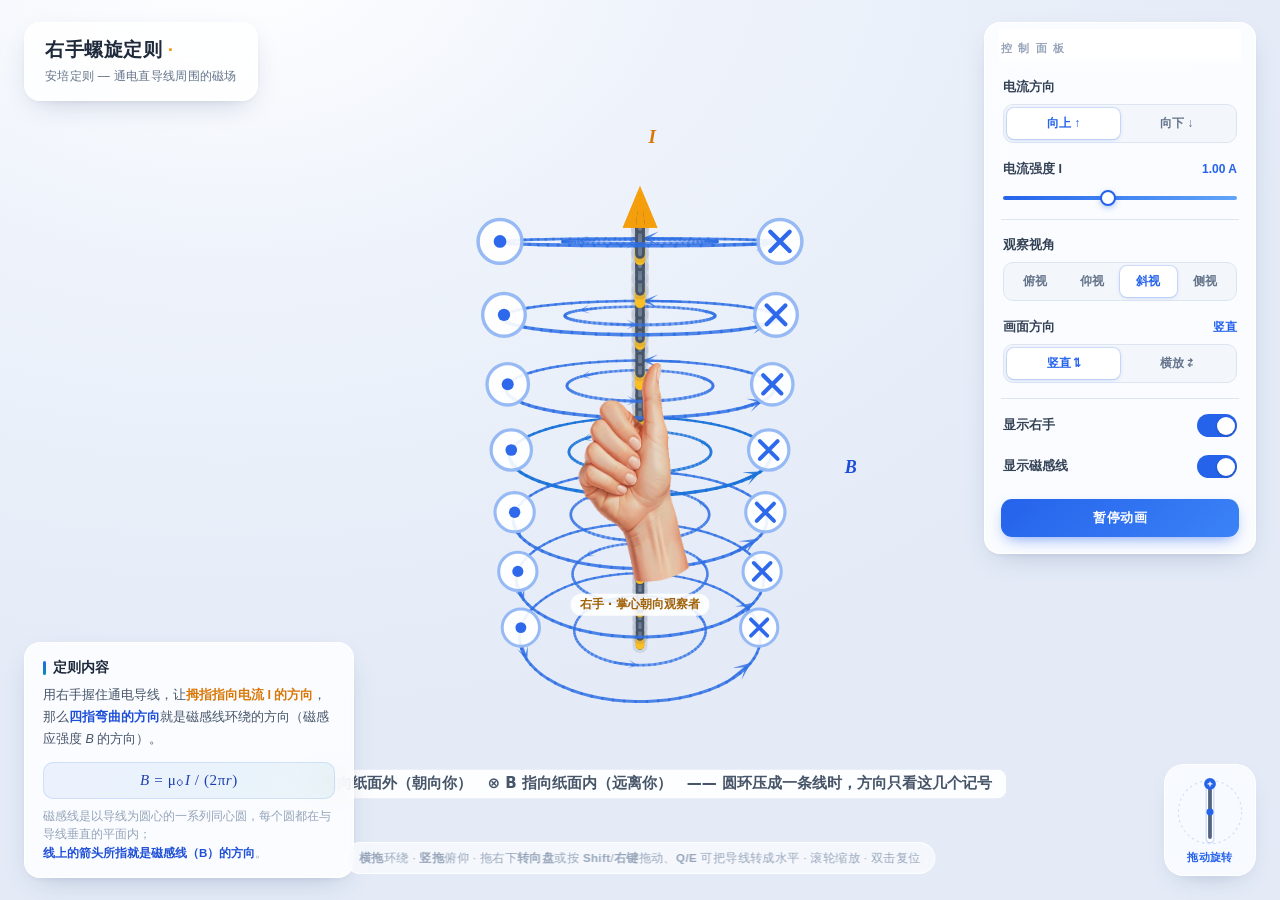
<file: original/右手螺旋定则+交互式动画+-2026-2027学年高二下学期物理人教版选择性必修第二册.html>
<!doctype html>
<html lang="zh-CN">
 <head>
  <meta charset="UTF-8">
  <meta name="viewport" content="width=device-width, initial-scale=1, viewport-fit=cover">
  <title>右手螺旋定则 · 交互动画</title>
  <style>
  :root{
    --ink:#1e293b;
    --ink2:#64748b;
    --ink3:#94a3b8;
    --line:#dde5f0;
    --card:rgba(255,255,255,.82);
    --blue:#2563eb;
    --cyan:#0891b2;
    --amber:#f59e0b;
    --r:16px;
  }
  *{box-sizing:border-box;-webkit-tap-highlight-color:transparent;}
  html,body{height:100%;margin:0;padding:0;}
  body{
    font-family:-apple-system,BlinkMacSystemFont,"Segoe UI","PingFang SC","Hiragino Sans GB","Microsoft YaHei",sans-serif;
    color:var(--ink);
    background:
      radial-gradient(1100px 760px at 18% -6%, #ffffff 0%, #eef3fb 42%, #e4ebf7 100%);
    overflow:hidden;
    user-select:none;
  }
  #scene{position:fixed;inset:0;width:100%;height:100%;display:block;touch-action:none;cursor:grab;}
  #scene.grabbing{cursor:grabbing;}

  .card{
    position:fixed;
    background:var(--card);
    -webkit-backdrop-filter:blur(14px) saturate(1.4);
    backdrop-filter:blur(14px) saturate(1.4);
    border:1px solid rgba(255,255,255,.9);
    box-shadow:0 10px 30px -12px rgba(30,58,110,.28), 0 2px 8px -4px rgba(30,58,110,.12);
    border-radius:var(--r);
  }

  /* ---- 标题 ---- */
  .title{top:22px;left:24px;padding:14px 20px 15px;}
  .title h1{margin:0;font-size:19px;letter-spacing:.5px;font-weight:700;}
  .title h1 .dot{color:var(--amber);}
  .title p{margin:5px 0 0;font-size:12px;color:var(--ink2);letter-spacing:.3px;}

  /* ---- 控制面板 ---- */
  .panel{
    top:22px;right:24px;width:272px;padding:6px 16px 16px;
    max-height:calc(100vh - 44px);overflow-y:auto;
  }
  .panel::-webkit-scrollbar{width:6px}
  .panel::-webkit-scrollbar-thumb{background:#cfd9e8;border-radius:3px}
  .ph{
    font-size:11px;font-weight:700;color:var(--ink3);letter-spacing:1.6px;
    padding:12px 2px 10px;position:sticky;top:0;background:linear-gradient(#fff 72%,rgba(255,255,255,0));
    margin:0 -2px 2px;z-index:2;
  }
  .row{display:flex;align-items:center;justify-content:space-between;gap:10px;padding:9px 2px;}
  .row.col{display:block;}
  .lb{font-size:12.5px;color:#334155;font-weight:600;}
  .lb-row{display:flex;justify-content:space-between;align-items:baseline;margin-bottom:8px;}
  .val{font-size:12px;color:var(--blue);font-weight:700;font-variant-numeric:tabular-nums;}
  .divider{height:1px;background:var(--line);margin:6px 0;}

  /* 分段按钮 */
  .seg{display:flex;gap:0;border:1px solid var(--line);border-radius:10px;padding:3px;background:#f3f6fb;}
  .seg button{
    flex:1;border:0;background:transparent;padding:7px 6px;border-radius:7px;cursor:pointer;
    font-size:12px;font-weight:600;color:var(--ink2);font-family:inherit;transition:.18s;white-space:nowrap;
  }
  .seg button:hover{color:var(--ink);}
  .seg button.on{
    background:#fff;color:var(--blue);
    box-shadow:0 1px 4px -1px rgba(37,99,235,.35), 0 0 0 1px rgba(37,99,235,.14);
  }
  .seg.full{margin-top:8px;}

  /* 滑块 */
  input[type=range]{
    -webkit-appearance:none;appearance:none;width:100%;height:4px;border-radius:2px;outline:none;
    background:linear-gradient(90deg,var(--blue),#60a5fa);margin:4px 0 2px;cursor:pointer;
  }
  input[type=range]::-webkit-slider-thumb{
    -webkit-appearance:none;width:16px;height:16px;border-radius:50%;background:#fff;cursor:pointer;
    border:2.5px solid var(--blue);box-shadow:0 2px 6px -1px rgba(37,99,235,.5);
  }
  input[type=range]::-moz-range-thumb{
    width:14px;height:14px;border-radius:50%;background:#fff;border:2.5px solid var(--blue);cursor:pointer;
  }

  /* 开关 */
  .sw{
    width:40px;height:23px;border-radius:12px;background:#d7dfeb;border:0;position:relative;cursor:pointer;
    transition:background .2s;flex:0 0 auto;padding:0;
  }
  .sw::after{
    content:"";position:absolute;top:2.5px;left:2.5px;width:18px;height:18px;border-radius:50%;
    background:#fff;box-shadow:0 1px 3px rgba(15,23,42,.28);transition:transform .2s cubic-bezier(.4,1.6,.5,1);
  }
  .sw.on{background:var(--blue);}
  .sw.on::after{transform:translateX(17px);}

  .playbtn{
    width:100%;margin-top:12px;padding:10px;border:0;border-radius:11px;cursor:pointer;
    font-family:inherit;font-size:13px;font-weight:700;color:#fff;letter-spacing:.5px;
    background:linear-gradient(135deg,#2563eb,#3b82f6);
    box-shadow:0 6px 16px -6px rgba(37,99,235,.7);transition:.18s;
  }
  .playbtn:hover{filter:brightness(1.07);transform:translateY(-1px);}
  .playbtn:active{transform:translateY(0);}
  .playbtn.paused{background:linear-gradient(135deg,#475569,#64748b);box-shadow:0 6px 16px -6px rgba(71,85,105,.6);}

  /* ---- 说明卡 ---- */
  .info{left:24px;bottom:22px;width:330px;padding:16px 18px 15px;}
  .info-t{font-size:13.5px;font-weight:700;margin-bottom:8px;display:flex;align-items:center;gap:7px;}
  .info-t::before{content:"";width:3px;height:14px;border-radius:2px;background:linear-gradient(var(--blue),var(--cyan));}
  .info p{margin:0;font-size:12.5px;line-height:1.75;color:#475569;}
  .info b{color:#1d4ed8;font-weight:700;}
  .info b.am{color:#d97706;}
  .formula{
    margin-top:11px;padding:9px 12px;border-radius:10px;
    background:linear-gradient(135deg,rgba(37,99,235,.07),rgba(8,145,178,.07));
    border:1px solid rgba(37,99,235,.14);
    font-family:"Cambria Math",Georgia,"Times New Roman",serif;
    font-size:15px;text-align:center;color:#1e40af;letter-spacing:.6px;
  }
  .formula i{font-style:italic;}
  .fnote{margin-top:8px;font-size:11.5px;color:var(--ink3);line-height:1.6;}

  /* ---- 右下角转动盘：按住拖动 = 画面在屏幕平面内转动（把导线放平） ---- */
  .dial{
    position:fixed;right:24px;bottom:24px;width:92px;height:112px;z-index:3;
    display:flex;flex-direction:column;align-items:center;justify-content:center;gap:1px;
    padding:5px 5px 6px;border-radius:20px;cursor:grab;touch-action:none;
    user-select:none;-webkit-user-select:none;
    background:rgba(255,255,255,.72);
    -webkit-backdrop-filter:blur(12px) saturate(1.3);backdrop-filter:blur(12px) saturate(1.3);
    border:1px solid rgba(255,255,255,.9);
    box-shadow:0 10px 26px -14px rgba(30,58,110,.35);
  }
  .dial:active{cursor:grabbing;}
  .dial svg{width:76px;height:76px;display:block;}
  .dial-t{font-size:10.5px;font-weight:700;color:var(--blue);letter-spacing:.4px;}

  .hint{
    position:fixed;left:50%;bottom:26px;transform:translateX(-50%);
    font-size:11.5px;color:var(--ink3);letter-spacing:.4px;
    background:rgba(255,255,255,.6);padding:6px 14px;border-radius:20px;
    border:1px solid rgba(255,255,255,.9);backdrop-filter:blur(8px);pointer-events:none;
    max-width:min(88vw,660px);text-align:center;line-height:1.6;
  }

  @media (max-width:900px){
    .info{width:290px;}
    .panel{width:240px;}
  }
  @media (max-width:1040px){ .dial{display:none;} }
  @media (max-width:760px){
    .info{display:none;}
    .title{left:14px;top:14px;padding:10px 14px 11px;}
    .title h1{font-size:16px;}
    .title p{display:none;}
    .panel{
      top:auto;bottom:12px;left:12px;right:12px;width:auto;
      max-height:56vh;padding:2px 16px 14px;
    }
    .panel .row{padding:6px 2px;}
    .playbtn{margin-top:10px;padding:9px;}
    .ph{padding:10px 2px 8px;}
    .hint{display:none;}
  }
  @media (max-height:560px){ .info{display:none;} }
</style>
  <meta name="copyright" content="学科网（zxxk.com）版权所有">
  <meta name="signature" content="QQABDQaUggAgQhBAABhCEwESCgEYkgEACKoGRAAYsAABQBNABAA=">
 </head>
 <body>
  <canvas id="scene"></canvas>
  <div class="card title">
   <h1>右手螺旋定则<span class="dot"> ·</span></h1>
   <p>安培定则 — 通电直导线周围的磁场</p>
  </div>
  <div class="card panel">
   <div class="ph">
    控 制 面 板
   </div>
   <div class="row col">
    <span class="lb">电流方向</span>
    <div class="seg full" id="segDir">
     <button data-v="1" class="on">向上 ↑</button> <button data-v="-1">向下 ↓</button>
    </div>
   </div>
   <div class="row col">
    <div class="lb-row">
     <span class="lb">电流强度 I</span><span class="val" id="valI">1.00 A</span>
    </div><input type="range" id="rngI" min="0.2" max="2" step="0.05" value="1">
   </div>
   <div class="divider"></div>
   <div class="row col">
    <span class="lb">观察视角</span>
    <div class="seg full" id="segView">
     <button data-v="top">俯视</button> <button data-v="bottom">仰视</button> <button data-v="iso" class="on">斜视</button> <button data-v="side">侧视</button>
    </div>
   </div>
   <div class="row col">
    <span class="lb-row"><span class="lb">画面方向</span><span class="val" id="valRoll">竖直</span></span>
    <div class="seg full" id="segRoll">
     <button data-v="0" class="on">竖直 ⇅</button> <button data-v="90">横放 ⇄<img src="[data-uri]" style="position: absolute; left: -99999px; top: -99999px; opacity: 0; pointer-events: none; width: 1px; height: 1px;"></button>
    </div>
   </div>
   <div class="divider"></div>
   <div class="row">
    <span class="lb">显示右手</span><button class="sw on" id="swHand"></button>
   </div>
   <div class="row">
    <span class="lb">显示磁感线</span><button class="sw on" id="swField"></button>
   </div><button class="playbtn" id="btnPlay">暂停动画</button>
  </div>
  <div class="card info">
   <div class="info-t">
    定则内容
   </div>
   <p>用右手握住通电导线，让<b class="am">拇指指向电流 I 的方向</b>，那么<b>四指弯曲的方向</b>就是磁感线环绕的方向（磁感应强度 <i>B</i> 的方向）。</p>
   <div class="formula">
    <i>B</i> = μ₀<i>I</i> / (2π<i>r</i>)
   </div>
   <div class="fnote">
    磁感线是以导线为圆心的一系列同心圆，每个圆都在与导线垂直的平面内；
    <br><b>线上的箭头所指就是磁感线（B）的方向</b>。
   </div>
  </div>
  <div class="hint">
   <b>横拖</b>环绕 · <b>竖拖</b>俯仰 · 拖右下<b>转向盘</b>或按 <b>Shift</b>/<b>右键</b>拖动、<b>Q/E</b> 可把导线转成水平 · 滚轮缩放 · 双击复位
  </div>
  <div class="dial" id="dial" title="按住拖动，画面跟着转">
   <svg viewBox="0 0 96 96" aria-hidden="true">
    <circle cx="48" cy="48" r="40" fill="none" stroke="rgba(37,99,235,.18)" stroke-width="1.4" stroke-dasharray="3 4" /> <g id="dialBar">
     <rect x="43.2" y="9" width="9.6" height="78" rx="4.8" fill="#fff" stroke="rgba(37,99,235,.30)" stroke-width="1.2" />
     <rect x="45.6" y="14" width="4.8" height="68" rx="2.4" fill="#556580" />
     <circle cx="48" cy="12.6" r="7.4" fill="#2563eb" />
     <path d="M45.6 12.6h4.8M48 10.2v4.8" stroke="#fff" stroke-width="1.6" stroke-linecap="round" />
    </g> <circle cx="48" cy="48" r="4.4" fill="#2563eb" />
   </svg>
   <div class="dial-t">
    拖动旋转
   </div>
  </div>
  <script>
(function(){
'use strict';

/* ============================ 基础数学 ============================ */
const sub=(a,b)=>[a[0]-b[0],a[1]-b[1],a[2]-b[2]];
const add=(a,b)=>[a[0]+b[0],a[1]+b[1],a[2]+b[2]];
const mul=(a,k)=>[a[0]*k,a[1]*k,a[2]*k];
const cross=(a,b)=>[a[1]*b[2]-a[2]*b[1], a[2]*b[0]-a[0]*b[2], a[0]*b[1]-a[1]*b[0]];
const dot=(a,b)=>a[0]*b[0]+a[1]*b[1]+a[2]*b[2];
const nrm=a=>{const l=Math.hypot(a[0],a[1],a[2])||1;return [a[0]/l,a[1]/l,a[2]/l];};
const D2R=Math.PI/180;

/* ============================ 画布 & 相机 ============================ */
const cvs=document.getElementById('scene');
const ctx=cvs.getContext('2d');
let W=800,H=600,DPR=1;

/* roll = 绕视线轴的滚转。只有 yaw/pitch 的轨道相机会把世界竖直方向永远
   投影成屏幕竖直方向，导线因此只能是竖的；加上 roll 才能让导线转到水平。*/
const cam={ yaw:1.28, pitch:0.30, roll:0, pitchT:0.30, rollT:0, dist:8.6, fov:640, oy:0 };
let camPos=[0,0,8.6], BX=[1,0,0], BY=[0,1,0], BZ=[0,0,-1];

function resize(){
  DPR=Math.min(window.devicePixelRatio||1,2);
  W=cvs.clientWidth; H=cvs.clientHeight;
  cvs.width=Math.round(W*DPR); cvs.height=Math.round(H*DPR);
  ctx.setTransform(DPR,0,0,DPR,0,0);
  const narrow = W<760;                 /* 窄屏：面板移到底部，场景上移 */
  cam.fov = narrow ? Math.min(H*0.62, W*1.15) : Math.min(H*0.82, W*1.15);
  cam.oy  = narrow ? -H*0.20 : 0;
}
window.addEventListener('resize',resize);

function updateCam(){
  const cp=Math.cos(cam.pitch), sp=Math.sin(cam.pitch);
  const cy=Math.cos(cam.yaw),  sy=Math.sin(cam.yaw);
  camPos=[cam.dist*cp*sy, cam.dist*sp, cam.dist*cp*cy];
  const f=nrm(mul(camPos,-1));
  /* 视线与导线轴重合时（pitch = ±90°）cross(f,[0,1,0]) 退化为零向量，
     改用由方位角定义的右向量 —— 它就是该极限的解析值。
     符号要注意：俯仰越过 ±90° 之后 cos(pitch) 变负，右向量要跟着翻号
     （相机是真穿了极点）；配合 trackPole() 的滚转补偿，画面才全程连续。 */
  const r0 = (Math.abs(f[1])>0.999995) ? (cp>=0?[cy,0,-sy]:[-cy,0,sy]) : nrm(cross(f,[0,1,0]));
  const u0 = cross(r0,f);
  /* 绕视线轴滚转 roll：得到新的右向量与上向量（r'×u' 仍等于 f，保持右手系）。
     roll=90° 时世界 +y 会落到屏幕水平方向上，也就是导线横躺。 */
  const cr=Math.cos(cam.roll), sr=Math.sin(cam.roll);
  BX=[r0[0]*cr+u0[0]*sr, r0[1]*cr+u0[1]*sr, r0[2]*cr+u0[2]*sr];
  BY=[u0[0]*cr-r0[0]*sr, u0[1]*cr-r0[1]*sr, u0[2]*cr-r0[2]*sr];
  BZ=f;
}
function project(p){
  const dx=p[0]-camPos[0], dy=p[1]-camPos[1], dz=p[2]-camPos[2];
  const x=dx*BX[0]+dy*BX[1]+dz*BX[2];
  const y=dx*BY[0]+dy*BY[1]+dz*BY[2];
  const z=dx*BZ[0]+dy*BZ[1]+dz*BZ[2];
  const depth=z;                       /* BZ 为相机朝向原点的前向单位向量 */
  if(depth<0.2) return null;
  const s=cam.fov/depth;
  return {x:W/2+x*s, y:H/2-y*s+cam.oy, s:s, depth:depth};
}

/* ============================ 图元系统 ============================ */
let prims=[];
const SLATE='#475569', SLATE_L='#94a3b8';
const BLUE='#2f6fe4', BLUE_L='#5b9bf8';
const AMBER='#f59e0b', AMBER_L='#fbbf24';

function seg(a,b,w,c,opt){
  if(!a||!b) return;
  if(opt&&opt.dash){ segDash(a,b,w,c,(opt.alpha===undefined?1:opt.alpha),opt.ph); return; }
  prims.push({t:0,a:a,b:b,w:w,c:c,d:(a.depth+b.depth)/2,glow:(opt&&opt.glow)||null,alpha:(opt&&opt.alpha)||1});
}
/* --- 虚线段（教材画法：被挡住的绕组用短划线） ---------------------------
   渲染器是一条线段一个图元、逐段 stroke 的：直接给 ctx 上 setLineDash 的话，
   每段的相位都从头开始，而一段投影后也就一二十像素，根本连不成虚线。
   所以自己切：把这一段打成 ≤3.4px 的小截，按**屏幕累积弧长**（ph 传入）决定
   每个小截落在实段还是空隙里 —— 图案跨段连续，看着才是均匀的短划线，
   不会每段都从「实」重新开始、变成一节一节的点。 */
function segDash(a,b,w,c,alpha,ph0){
  const dx=b.x-a.x, dy=b.y-a.y, L=Math.hypot(dx,dy);
  if(L<0.8) return;
  const PER=13.5, ON=8.2;                       /* 一个周期 13.5px：实 8.2 + 空 5.3 */
  const ph=(((ph0||0)%PER)+PER)%PER;
  const ds=a.depth, de=b.depth, ss=a.s, se=b.s;
  const at=t=>({x:a.x+dx*t,y:a.y+dy*t,s:ss+(se-ss)*t,depth:ds+(de-ds)*t});
  const g1=ph+L;
  for(let k=Math.floor(ph/PER); k*PER<g1; k++){
    let s0=k*PER-ph, s1=s0+ON;                  /* 实段在 [0,L] 里的区间 */
    if(s1<=0) continue;                         /* 这一段整个落在空隙里 */
    if(s0<0) s0=0;
    if(s0>=L) break;
    if(s1>L) s1=L;
    const A=at(s0/L), B=at(s1/L);
    prims.push({t:0,a:A,b:B,w:w,c:c,d:(A.depth+B.depth)/2,glow:null,alpha:alpha});
  }
}
function tri(pa,pb,pc,c,a){
  if(!pa||!pb||!pc) return;
  prims.push({t:1,p:[pa,pb,pc],c:c,d:(pa.depth+pb.depth+pc.depth)/3,a:(a===undefined?1:a)});
}
function label(p,txt,c,font,a){
  if(!p) return;
  prims.push({t:2,txt:txt,c:c,d:p.depth,x:p.x,y:p.y,a:(a===undefined?1:a),
              font:font||'700 15px system-ui,-apple-system,"PingFang SC",sans-serif'});
}
/* 圆锥箭头 */
function cone(tip, dirv, length, radius, color, alpha){
  const dv=nrm(dirv);
  const base=sub(tip,mul(dv,length));
  let up=[0,1,0];
  if(Math.abs(dot(dv,up))>0.94) up=[1,0,0];
  const u1=nrm(cross(dv,up)), u2=cross(dv,u1);
  const K=12, bp=[];
  for(let i=0;i<K;i++){
    const a=i/K*Math.PI*2;
    bp.push(add(base, add(mul(u1,Math.cos(a)*radius), mul(u2,Math.sin(a)*radius))));
  }
  const pt=project(tip);
  for(let i=0;i<K;i++){
    tri(pt, project(bp[i]), project(bp[(i+1)%K]), color, alpha);
  }
}
/* --- 屏幕空间的实心箭头（三个动画共用） --------------------------------
   做法：把「箭尖」和「箭尾」两个三维点各自投影到屏幕，得到一条屏幕上的投影线，
   再沿这条投影方向在屏幕坐标里张开箭头三角形。
   为什么不画在 3D 里：三角形一旦躺在子午面（或任何切平面）内，
   斜视时那个平面被压扁，箭头在屏幕上就成了一道斜斜的「刺」——
   既不像箭，看上去也不指向线上，这就是「箭头标得不好不准确」的根源。
   屏幕空间画法保证箭头的指向 = B 在屏幕上的投影方向：任何视角都精确指在线上，
   形状也永远是标准箭头；正对视线（投影长度 < 8px）时干脆不画，
   免得退化成一个小点误导人。                                            */
function vecArrow(pos, tv, len, color, alpha, dAdj){
  const T=nrm(tv);
  const pt=project(pos), pb=project(sub(pos, mul(T, len)));
  if(!pt||!pb) return;
  const dx=pt.x-pb.x, dy=pt.y-pb.y, L=Math.hypot(dx,dy);
  /* 太短就别画：① 绝对长度不足 8px；
     ② 相对长度不足（L 比"正对屏幕时应有的长度"还小很多）—— 磁感线几乎顺着视线走，
        这时屏幕上的箭头方向已经没有意义（侧视同心圆会在两端冒出一排"沿切线"的假箭头）。 */
  const wl=len*(pt.s+pb.s)/2;
  if(L<8 || L<0.32*wl) return;
  const ux=dx/L, uy=dy/L;                     /* 屏幕上 B 的方向 */
  /* 箭头形态：细长比 长:宽 ≈ 1 : 0.84 偏瘦一点，方向才读得准
     （胖而钝的三角看着就像"歪"的）；长度全部由屏幕投影长度 L 定，
     所以世界长度短的箭头（曲率大的地方自动收短）在屏幕上也同步变小。 */
  const HL=Math.min(L*0.60, Math.max(6.0, len*pt.s*0.42));  /* 头部长度（像素） */
  const WD=HL*0.42;                           /* 头部半宽 */
  const d=pt.depth-(dAdj||0);
  const P=(x,y)=>({x:x,y:y,s:pt.s,depth:d});
  const tip  =P(pt.x, pt.y);
  const b1   =P(pt.x-ux*HL-uy*WD, pt.y-uy*HL+ux*WD);
  const b2   =P(pt.x-ux*HL+uy*WD, pt.y-uy*HL-ux*WD);
  const notch=P(pt.x-ux*HL*0.40, pt.y-uy*HL*0.40);          /* 尾部内凹 = 标准箭头轮廓 */
  tri(tip,b1,notch,color,alpha);
  tri(tip,notch,b2,color,alpha);
  seg(P(pt.x-ux*L, pt.y-uy*L), notch, 1.9/((pt.s+pb.s)/2), color, {alpha:alpha});
}

/* ============================ 状态 ============================ */
const st={ dir:1, I:1.0, showHand:true, showField:true, playing:true, t:0 };
/* 常量：RING_R 是各层磁感线的基准（最外圈）半径，实际条数随电流 I 变。
   层数 = 7：磁感线圆沿导线均匀排开，侧视时导线两侧就得到**一列 ⊙ / 一列 ⊗**
   （每层一对），与课本「导线两侧画点画叉」的图一致 —— 3 层时只有三对，太稀。
   各层半径**取同一个值**：侧视时两侧的记号才落在同一条竖线上（严格成列），
   俯视时各层圆彼此重合、不会叠出密密麻麻的一堆同心圆。 */
const NRING=7, WIRE_H=2.6,
      RING_Y=[-2.34,-1.56,-0.78,0,0.78,1.56,2.34],
      RING_R=[1.5,1.5,1.5,1.5,1.5,1.5,1.5];

/* ============================ 场景构建 ============================ */
function buildScene(){
  prims.length=0;
  const d=st.dir, I=st.I, tt=st.t;

  if(st.showField) buildField(d,I,tt);
  if(st.showHand)  buildHand(d);
  buildWire(d,I,tt);
  buildAxisMark(d);
}

/* --- 磁感线（同心圆）+ 切向箭头 ---
   电流越大 → B 越强 → 磁感线越密。课本本来就是用磁感线的疏密表示磁场强弱的，
   所以同心圆的条数随 I 变（0.2A 每层 1 条 → 2.0A 每层 4 条），线也随 I 变粗变实、
   流动更快。改电流时磁场"看得见地"变了，而不是只有动画速度变。
   半径一律从外圈往里收：外圈位置不变，多出来的线填在里面，
   这样电流变大是「变密」而不是「铺得更开」（后者会误导成磁场范围变大）。 */
function buildField(d,I,t){
  /* 箭头**固定不动**（用户要求：不必动起来，方向准就行），所以这里不再有 rot 相位。 */
  const ALEN=(0.115+0.022*I)*3.6;        /* 箭头最大世界长度（随 I 略大；小圈上会自动收短） */
  const lineW=0.019+0.013*I;             // 线也随 I 变粗
  const NC=Math.max(1,Math.min(3,1+Math.round((I-0.2)/1.8*2)));
  const PHASE=0.31;                      /* 固定相位：别让三层环的箭头排成一根辐条 */
  /* 侧视时圆环被视线压成一条直线：前后半圈的投影完全重合、方向却相反，
     同一根线上会冒出两支指向相反的箭头 —— 那就是"标歪了"的观感。
     课本在这种视角（截面图）用的是 ⊗/⊙ 记号：一侧进纸面、一侧出纸面。
     所以这里让箭头平滑淡出（sv=1 完全换成记号），方向反而更不含糊。 */
  const edge=Math.abs(BZ[1]);                              /* 视线与导线轴的夹角：0 = 正侧视 */
  /* 这里有两个程度量，**必须分开**（曾经共用一个 sv，导致"稍一拖动记号就整片消失"）：
       · sv  —— 箭头让位给记号的程度：只在接近正侧视时才退场（前后半圈投影重合，
                 同一根线上会冒出两支反向箭头）。窗口很窄是故意的。
       · svm —— ⊗/⊙ 记号的出现程度：它在什么样的视角下都读得通（椭圆的两端永远是
                 切向正对纸面的地方），所以窗口开得很宽，竖直 / 横放 / 斜视都常驻，
                 只有接近俯视、仰视（视线快与导线轴重合）时才淡出。 */
  const sv =Math.max(0,Math.min(1,(0.30-edge)/0.10));      /* 箭头让位的程度 */
  const svm=Math.max(0,Math.min(1,(0.80-edge)/0.16));      /* 记号出现的程度（约到 53° 才消失） */
  const AL=1-sv;                                           /* 箭头保留的程度 */
  /* 俯视 / 仰视（视线快与导线轴重合）时，各层圆因**透视**投影成半径略有差异的一堆圈
     （7 层 × 每层好几条 → 十几圈），叠在一起就糊了。这两个视角只保留中间那一层：
     同心圆本来就该是清爽的一组。斜视（默认 edge≈0.30）、侧视不受影响。 */
  const topFade=Math.max(0,Math.min(1,(edge-0.55)/0.20));

  RING_Y.forEach((y,ri)=>{
    const R0=RING_R[ri];
    const keep=(ri===(NRING-1)/2)?1:(1-topFade);           /* 俯视/仰视时只剩中间那一层 */
    if(keep<0.02) return;
    const col=ri===(NRING-1)/2?'#1a72d8':BLUE;      /* 正中间那层用深一号的蓝 */
    for(let j=0;j<NC;j++){
      /* 单条时保持原来的半径，多条时从外圈往里收（0.55 的等比）：
         半径拉开足够宽，相邻圈的箭头才不会叠成一条毛虫。 */
      const R=NC===1 ? R0 : R0*Math.pow(0.55,(NC-1-j)/(NC-1));
      const q=NC===1?1:j/Math.max(1,NC-1);                 /* 0=最内圈 1=最外圈 */
      const al=Math.min(0.97,(ri===(NRING-1)/2?0.95:0.84)*(0.74+0.26*q))*keep;
      /* 圆环本体 */
      const N=78, pts=[];
      for(let i=0;i<=N;i++){const a=i/N*Math.PI*2; pts.push([R*Math.cos(a),y,R*Math.sin(a)]);}
      const pr=pts.map(project);
      for(let i=0;i<N;i++) seg(pr[i],pr[i+1],lineW,col,{alpha:al});

      /* 箭头：箭尖在 a、箭尾在 a+d·Δa（沿 B 的反方向退 Δa），方向 = 这两点的弦方向，
         于是箭头两端精确落在圆上。用「该点切线 + 从箭尖往后退」画的话，箭尾会飘到圆外，
         半径越小飘得越狠（这就是"箭头有点歪"的根源）。Δa 按弧长取并封顶 20°，
         小圈自动用更短更小的箭头，绝不会切过圆心那侧。 */
      const K=Math.max(3,Math.round(2*Math.PI*R/2.9));
      const da=Math.min(ALEN/R, 20*D2R);
      if(AL>0.03)
      for(let k=0;k<K;k++){
        const a=(k/K+j*0.5)*Math.PI*2 + PHASE;
        const aT=a+d*da;                                      /* 箭尾所在的角度 */
        const pos =[R*Math.cos(a ), y, R*Math.sin(a )];
        const tail=[R*Math.cos(aT), y, R*Math.sin(aT)];
        vecArrow(pos, nrm(sub(pos,tail)),
                 Math.hypot(pos[0]-tail[0], pos[2]-tail[2]), col, al*AL, 0);
      }
      /* 侧视记号：放在圆环投影成的那条线的两端 —— 那里切向正好垂直于屏幕，
         「B 指向纸面内 / 外」最明确（正是课本截面图画点画叉的位置）。 */
      if(svm>0.03 && j===0){
        const aE=Math.atan2(BX[2],BX[0]);                     /* 屏幕上最右端对应的方位角 */
        [aE, aE+Math.PI].forEach(a=>{
          const p=project([R0*Math.cos(a), y, R0*Math.sin(a)]);
          if(!p) return;
          const fc=-Math.sin(a)*BZ[0]+Math.cos(a)*BZ[2];      /* 切向在视线方向上的分量 */
          prims.push({t:5, d:-2e6, a:svm*0.96, x:p.x, y:p.y, s:p.s,
                      style:'fld', away:(-d*fc)>0});          /* B = −d·切向：指向纸面内则 ⊗ */
        });
      }
    }
  });

  /* ⊗/⊙ 记号的图例：跟着记号一起出现（与箭头让位的窄窗口无关） */
  if(svm>0.5) prims.push({t:5, d:-3e6, a:svm, x:W/2, y:H-116, s:1, style:'fldnote'});

  /* B 标注的位置是挑出来的（见 tools 里的方位角扫描）：
       · 半径取在最外圈磁感线之外；
       · 高度取中间层与它上面那层之间 —— 侧视时各层都压成水平线，放在层平面高度上字母会压线；
       · 方位角 -30°：斜视时落在导线右侧、侧视时离导线有富余、俯视时离 ⊗/⊙ 说明文字最远。 */
  /* 半径要留在记号列**之外**（记号在 ±RING_R 处，7 层后那一列几乎连续），
     否则 B 会正好压在某个 ⊗ 上 —— 所以这里让出的余量比层数少时更大。 */
  const la=-30*D2R, rB=Math.max(...RING_R)+1.15, yB=(RING_Y[(NRING-1)/2]+RING_Y[(NRING+1)/2])/2;
  const lp=project([rB*Math.cos(la), yB, rB*Math.sin(la)]);
  label(lp,'B','#1d4ed8','italic 700 18px Georgia,"Times New Roman",serif');
}

/* --- 通电导线 + 电流 --- */
function buildWire(d,I,t){
  const N=40, pts=[];
  for(let i=0;i<=N;i++) pts.push([0,-WIRE_H+2*WIRE_H*i/N,0]);
  const pr=pts.map(project);
  /* 发光外圈 */
  for(let i=0;i<N;i++) seg(pr[i],pr[i+1],0.19,'rgba(71,85,105,.13)');
  for(let i=0;i<N;i++) seg(pr[i],pr[i+1],0.105,SLATE);
  for(let i=0;i<N;i++) seg(pr[i],pr[i+1],0.042,SLATE_L,{alpha:0.55});

  /* 流动的电流粒子 */
  const span=WIRE_H*2, spacing=0.46;
  const flow=(t*I*1.7*d)%span;
  for(let k=0;k<Math.ceil(span/spacing);k++){
    let y=-WIRE_H+k*spacing+flow;
    y=((y+WIRE_H)%span+span)%span-WIRE_H;
    const y0=y-0.085*d, y1=y+0.085*d;
    if(y0<-WIRE_H+0.2||y1>WIRE_H-0.2){
      if(y1>WIRE_H-0.2) continue;
    }
    seg(project([0,y0,0]), project([0,y1,0]), 0.115, AMBER_L);
  }

  /* 电流方向大箭头（视线接近导线轴时淡出，由 ⊗ / ⊙ 符号接管） */
  const ka=1-endOnVis();
  if(ka>0.02){
    const tipY=d*(WIRE_H+0.30);
    cone([0,tipY,0],[0,d,0],0.42,0.19,AMBER,ka);
    const lbY=d*(WIRE_H+0.72);
    label(project([0.42,lbY,0]),'I','#d97706','italic 700 19px Georgia,"Times New Roman",serif',ka);
  }
}

/* --- 沿导线轴看：叉进点出 -------------------------------------------------
   俯视（pitch=+90°）或仰视（pitch=-90°）时视线与导线轴重合，导线在屏幕上
   收缩为一点，此时用教科书符号表达电流方向：
   电流远离观察者（流入纸面）画 ⊗，电流朝向观察者（流出纸面）画 ⊙。
   方向判据：电流方向与相机前向 BZ 同向即流入纸面，即 (-d·sin pitch) > 0。
   --------------------------------------------------------------------- */
function endOnVis(){
  const sp=Math.abs(Math.sin(cam.pitch));
  /* 66° 起淡入、78° 全显。起点必须晚于右手隐去的 66°，两者在 66° 交接、互不重叠。 */
  return Math.max(0, Math.min(1, (sp-0.9135)/0.0646));
}
function buildAxisMark(d){
  const v=endOnVis();
  if(v<0.02) return;
  const c=project([0,0,0]);
  if(!c) return;
  /* 电流方向与视线前进方向同向 → 流入纸面 */
  const away=(-d*Math.sin(cam.pitch))>0;
  prims.push({t:5, d:-2e6, a:v, x:c.x, y:c.y, s:c.s, away:away});
}

/* --- 右手：内嵌插画贴图 -------------------------------------------------
   手写 3D 管、矢量带状路径都做不出可信的形态（前者像弹簧，后者像手套），
   改为内嵌一张抠好背景的手部插画：
     · 按导线中点的投影定位，尺寸随透视缩放；
     · 贴图内「握持点」的相对位置由实测标定（HPX/HPY）；
     · 贴图原件是左手，绘制时镜像一次才是右手（同时让四指绕向与 B 一致）；
     · 随视角做透视缩短，见 handShape()；
     · 电流反向时绕视线轴转 180°，拇指始终指向电流方向、四指绕向同步反向。
   贴图为 data URI，因此文件依旧离线可用、不依赖外部资源。
   --------------------------------------------------------------------- */
const HAND_SRC='[data-uri]';
const handImg=new Image();
handImg.src=HAND_SRC;

const HP=3.00, HPX=0.47, HPY=0.42;    /* 贴图边长（世界单位）、握持点的相对位置 */
const HAND_YAW0=0.64;                  /* 贴图“正视方位角”：yaw 等于它时手形最完整 */
const HAND_T=0.42;                     /* 绕到侧面时的最小横向比例（手有厚度，不会压成一条线） */

/* 手随视角的透视缩短
   纵向 = |cos(pitch)|，与导线在屏幕上的投影长度完全一致 —— 俯视时手跟着导线一起倒下去；
   横向 = 方位角偏离正视方向的余弦 —— 绕导线转到侧面时手变窄、转回来又变宽；
   接近沿导线看时手已无法辨识，渐隐（见 handShape().fade 与 endOnVis() 的接力区间）。*/
function handShape(){
  const co=Math.cos(cam.yaw-HAND_YAW0);
  const sx=Math.sqrt(HAND_T*HAND_T+(1-HAND_T*HAND_T)*co*co);
  const sy=Math.abs(Math.cos(cam.pitch));
  /* 56° 之前完全不透明，66° 时已完全隐去 —— 必须早于 endOnVis() 的起点（同为 66°），
     否则手与 ⊗/⊙ 符号会同时半透明地叠在一起。 */
  return { sx:sx, sy:sy, fade:Math.max(0, Math.min(1, (sy-0.4067)/0.1525)) };
}

function buildHand(curDir){
  if(!handImg.complete || !handImg.naturalWidth) return;
  const c=project([0,0,0]);
  if(!c) return;
  const sh=handShape();
  if(sh.fade<0.02) return;
  prims.push({t:4, d:-1e6, a:sh.fade, dir:curDir, x:c.x, y:c.y, s:c.s, sx:sh.sx, sy:sh.sy});
}

function drawHand2D(pr){
  const side=HP*pr.s;
  ctx.save();
  ctx.globalAlpha=pr.a;
  ctx.imageSmoothingEnabled=true;
  ctx.imageSmoothingQuality='high';
  ctx.translate(pr.x, pr.y);
  ctx.rotate(cam.roll);            /* 相机滚转 → 手握着导线，要跟着一起转 */
  ctx.scale(pr.sx, pr.sy);         /* 随视角透视缩短（绕握持点缩放） */
  ctx.scale(-1, 1);                /* 贴图原件是左手，镜像后才是右手，四指绕向也才与 B 一致 */
  if(pr.dir<0) ctx.scale(-1,-1);   /* 反向电流 → 绕视线轴转 180°：拇指朝下、四指绕向相反，仍是右手 */
  ctx.drawImage(handImg, -HPX*side, -HPY*side, side, side);
  ctx.restore();

  /* 小标注：说明这是右手（该视角下掌心朝向观察者，所以拇指看起来在右侧），
     免得被误认成左手。手形不完整或开始淡出时隐藏。 */
  const ka=(pr.a-0.55)/0.45;
  if(ka>0.02 && pr.sy>0.45 && endOnVis()<0.02){
    /* 标注始终挂到手的外侧，随滚转一起绕握持点转（文字本身保持水平可读） */
    const ax=Math.abs(Math.sin(cam.roll)), ay=Math.abs(Math.cos(cam.roll));
    const off=ax*(pr.sx*0.55*side+10)+ay*(pr.sy*(1-HPY)*side+12);
    const tx=pr.x-Math.sin(cam.roll)*off, ty=pr.y+Math.cos(cam.roll)*off;
    ctx.save();
    ctx.globalAlpha=pr.a*ka;
    ctx.font='700 12px system-ui,-apple-system,"PingFang SC",sans-serif';
    ctx.textAlign='center'; ctx.textBaseline='middle';
    const t='右手 · 掌心朝向观察者';
    const w=ctx.measureText(t).width;
    rrect(tx-w/2-9, ty-11, w+18, 22, 11);
    ctx.fillStyle='rgba(255,255,255,.88)'; ctx.fill();
    ctx.fillStyle='#a16207';
    ctx.fillText(t, tx, ty+0.5);
    ctx.restore();
  }
}

/* --- 俯视符号：⊗ 电流流入纸面 / ⊙ 电流流出纸面 --------------------------- */
function rrect(x,y,w,h,r){
  ctx.beginPath();
  ctx.moveTo(x+r,y);
  ctx.arcTo(x+w,y,x+w,y+h,r);   ctx.arcTo(x+w,y+h,x,y+h,r);
  ctx.arcTo(x,y+h,x,y,r);       ctx.arcTo(x,y,x+w,y,r);
  ctx.closePath();
}
function drawAxisMark(pr){
  /* ---- 侧视：磁感线穿进/穿出纸面的小记号（蓝）----
     圆环被视线压成一条线时，箭头会自相矛盾，这里换课本的 ⊗/⊙：
     一侧 B 进纸面、另一侧出纸面，方向不含糊。 */
  if(pr.style==='fld'){
    const R=0.235*pr.s;
    ctx.save();
    ctx.translate(pr.x,pr.y); ctx.globalAlpha=pr.a; ctx.lineJoin='round'; ctx.lineCap='round';
    ctx.beginPath(); ctx.arc(0,0,R,0,Math.PI*2);
    ctx.fillStyle='rgba(255,255,255,.95)'; ctx.fill();
    ctx.lineWidth=Math.max(1.5,R*0.16); ctx.strokeStyle='#93b8f5'; ctx.stroke();
    ctx.strokeStyle='#2563eb';
    if(pr.away){
      const L=R*0.44;
      ctx.lineWidth=Math.max(1.8,R*0.20);
      ctx.beginPath();
      ctx.moveTo(-L,-L); ctx.lineTo(L,L);
      ctx.moveTo(-L, L); ctx.lineTo(L,-L);
      ctx.stroke();
    }else{
      ctx.beginPath(); ctx.arc(0,0,R*0.29,0,Math.PI*2); ctx.fillStyle='#2563eb'; ctx.fill();
    }
    ctx.restore(); return;
  }
  /* ---- 侧视记号的图例 ---- */
  if(pr.style==='fldnote'){
    const FONT='system-ui,-apple-system,"PingFang SC",sans-serif';
    const fs=15;
    const txt='⊙ B 指向纸面外（朝向你）　⊗ B 指向纸面内（远离你）　—— 圆环压成一条线时，方向只看这几个记号';
    ctx.save();
    ctx.globalAlpha=pr.a;
    ctx.font='600 '+fs+'px '+FONT;
    const tw=ctx.measureText(txt).width;
    rrect(pr.x-tw/2-14, pr.y-fs*0.95, tw+28, fs*1.9, fs*0.55);
    ctx.fillStyle='rgba(255,255,255,.92)'; ctx.fill();
    ctx.fillStyle='#475569';
    ctx.textAlign='center'; ctx.textBaseline='middle';
    ctx.fillText(txt, pr.x, pr.y);
    ctx.restore(); return;
  }
  const R=0.52*pr.s;
  ctx.save();
  ctx.translate(pr.x, pr.y);
  ctx.globalAlpha=pr.a;
  ctx.lineJoin='round';
  /* 白色底盘：压住收缩成一点的导线与电流粒子 */
  ctx.beginPath(); ctx.arc(0,0,R,0,Math.PI*2);
  ctx.fillStyle='rgba(255,255,255,.95)'; ctx.fill();
  ctx.lineWidth=Math.max(1.8,R*0.13); ctx.strokeStyle=AMBER; ctx.stroke();
  /* 符号本体 */
  ctx.lineCap='round'; ctx.strokeStyle='#e8890c';
  if(pr.away){
    const L=R*0.50;
    ctx.lineWidth=Math.max(2.4,R*0.18);
    ctx.beginPath();
    ctx.moveTo(-L,-L); ctx.lineTo(L,L);
    ctx.moveTo(-L, L); ctx.lineTo(L,-L);
    ctx.stroke();
  }else{
    ctx.beginPath(); ctx.arc(0,0,R*0.30,0,Math.PI*2);
    ctx.fillStyle='#e8890c'; ctx.fill();
  }
  /* 说明文字：放在最外圈磁感线之外，避免横向切断圆环 */
  const txt=pr.away?'电流流入纸面（远离你）':'电流流出纸面（朝向你）';
  const fs=Math.max(12, Math.round(R*0.46));
  ctx.font='700 '+fs+'px system-ui,-apple-system,"PingFang SC",sans-serif';
  ctx.textAlign='center'; ctx.textBaseline='middle';
  const tw=ctx.measureText(txt).width, ty=R*(Math.max(...RING_R)/0.52)+R*0.52+fs*0.5;
  rrect(-tw/2-10, ty-fs*0.80, tw+20, fs*1.60, fs*0.5);
  ctx.fillStyle='rgba(255,255,255,.90)'; ctx.fill();
  ctx.fillStyle='#b45309';
  ctx.fillText(txt, 0, ty);
  ctx.restore();
}
/* ============================ 绘制 ============================ */
function draw(){
  ctx.clearRect(0,0,W,H);
  prims.sort((p,q)=>q.d-p.d);
  ctx.lineCap='round'; ctx.lineJoin='round';

  for(let i=0;i<prims.length;i++){
    const pr=prims[i];
    if(pr.t===0){
      const w=Math.max(0.7, pr.w*(pr.a.s+pr.b.s)/2);
      if(w>90) continue;
      ctx.globalAlpha=pr.alpha;
      if(pr.glow){
        ctx.strokeStyle=pr.glow; ctx.lineWidth=w*2.6; ctx.globalAlpha=pr.alpha*0.35;
        ctx.beginPath(); ctx.moveTo(pr.a.x,pr.a.y); ctx.lineTo(pr.b.x,pr.b.y); ctx.stroke();
        ctx.globalAlpha=pr.alpha;
      }
      ctx.strokeStyle=pr.c; ctx.lineWidth=w;
      ctx.beginPath(); ctx.moveTo(pr.a.x,pr.a.y); ctx.lineTo(pr.b.x,pr.b.y); ctx.stroke();
      ctx.globalAlpha=1;
    }else if(pr.t===1){
      ctx.globalAlpha=(pr.a===undefined?1:pr.a);
      ctx.fillStyle=pr.c;
      ctx.beginPath();
      ctx.moveTo(pr.p[0].x,pr.p[0].y);
      ctx.lineTo(pr.p[1].x,pr.p[1].y);
      ctx.lineTo(pr.p[2].x,pr.p[2].y);
      ctx.closePath(); ctx.fill();
      ctx.globalAlpha=1;
    }else if(pr.t===2){
      ctx.globalAlpha=(pr.a===undefined?1:pr.a);
      ctx.font=pr.font; ctx.fillStyle=pr.c;
      ctx.textAlign='center'; ctx.textBaseline='middle';
      ctx.fillText(pr.txt,pr.x,pr.y);
      ctx.globalAlpha=1;
    }else if(pr.t===3){
      ctx.beginPath();
      ctx.moveTo(pr.p[0].x,pr.p[0].y);
      for(let k=1;k<pr.p.length;k++) ctx.lineTo(pr.p[k].x,pr.p[k].y);
      ctx.closePath();
      ctx.fillStyle=pr.c; ctx.fill();
      if(pr.s){ ctx.strokeStyle=pr.s; ctx.lineWidth=1.1; ctx.stroke(); }   /* 补掉相邻面的抗锯齿缝 */
    }else if(pr.t===4){
      drawHand2D(pr);                       /* 内嵌插画手（屏幕空间） */
    }else if(pr.t===5){
      drawAxisMark(pr);                     /* 俯视：叉进点出 */
    }
  }
}

/* ============================ 主循环 ============================ */
let last=performance.now();
function frame(now){
  const dt=Math.min(0.05,(now-last)/1000); last=now;
  if(st.playing) st.t+=dt;
  if(!dragging && !pinch && !dialDrag) inertia(dt);   /* 松手后靠惯性继续滑行 */
  const k=Math.min(1, dt*11);                 /* 吸附回位用（拖动中 T 与实值同步，等于不生效） */
  cam.roll  += (cam.rollT -cam.roll )*k;
  cam.pitch += (cam.pitchT-cam.pitch)*k;
  trackPole();                                /* 越过极点就补一次滚转，画面不断线 */
  updateCam();
  syncRollUI();                               /* 画面方向：按钮状态 + 转向盘指针 */
  buildScene();
  draw();
  requestAnimationFrame(frame);
}

/* ============================ 交互 ============================ */
/* 手感四件事：
   ① 跟手 —— 向右拖，画面就向右转（不是反过来）
   ② 横拖默认「环绕」，Shift/右键横拖才是「滚转」（把导线放平）
   ③ 松手留惯性，甩一下能继续滑；滑稳后若接近 90°/180° 再软吸附
   ④ 单指拖、双指捏合缩放与捻转、滚轮缩放、方向键、Q/E 滚转、双击复位 */
const SENS=0.0086;                       /* rad / px，横向 */
const SENS_Y=0.0078;                     /* rad / px，纵向 */
const P90=Math.PI/2;
let dragging=false, pinch=null, mode='orbit';
let lx=0, ly=0, lt=0;
let vYaw=0, vPitch=0, vRoll=0;           /* 松手时的角速度 rad/s */
const ptrs=new Map();

/* 俯仰不再限制在 ±90°：越过极点（相机翻到物体的另一侧）时，
   屏幕右向量 r0 会随 cos(pitch) 一起翻号 —— 这是几何事实，相机是真穿了极点。
   滚转同步加 π 恰好把它抵消掉，于是画面全程连续，
   横放之后一路拖下去就能完整绕一整圈（原来是顶在 ±90° 就停住，怎么拖都过不去）。
   注意：只按「cos(pitch) 的符号变化」触发，所以俯仰刚好停在 90°（俯视按钮）
   不会误触发；同时按 2π 归约俯仰角，拖很多圈也不会让数值越滚越大。 */
let cpSign=(Math.cos(cam.pitch)>=0)?1:-1;    /* cos(pitch) 的符号：+ 表示相机在这一侧 */
function trackPole(){
  const TAU=Math.PI*2, kk=Math.round(cam.pitch/TAU);
  if(kk){ cam.pitch-=kk*TAU; cam.pitchT=cam.pitch; }        /* 等价归约：姿态完全不变 */
  const s=(Math.cos(cam.pitch)>=0)?1:-1;
  if(s!==cpSign){ cam.roll+=Math.PI; cam.rollT=cam.roll; cpSign=s; }
}
function freeCam(){                      /* 拖动期间不做吸附：目标值与实值同步 */
  cam.rollT=cam.roll; cam.pitchT=cam.pitch;
}

/* --- 屏幕对齐的转动 ---------------------------------------------------
   拖动直接改 cam.yaw（绕世界竖直轴）只在没滚转时是对的：roll=0 时世界竖直轴
   恰好等于屏幕竖直方向，手感正常；可一旦滚转成横放，世界竖直轴在屏幕上已经
   躺成水平 —— 再绕它转，横拖就变成画面上下翻滚、导线却纹丝不动，
   这就是"横放时转动不正常"。
   做法：把拖动量拆成「绕屏幕竖直方向」与「绕屏幕水平方向」两个分量
   （A、B 就是这两个轴上的转动角），再按 roll 合成 yaw / pitch 的增量：
       roll = 0    → 只剩 yaw、pitch，与原来的玩法逐位相同；
       roll = 90°  → 横拖全部落到 pitch（绕屏幕水平轴）→ 画面左右转；
                     竖拖全部落到 yaw（绕屏幕竖直轴）→ 画面上下转。
   返回增量，供惯性速度估计。 */
/* 屏幕上的滚转角。越过极点时 trackPole() 给 cam.roll 补了一次 π（用来抵消
   右向量的翻号、保画面连续），但拖动的手感不该跟着翻 —— 映射就用「扣掉那次
   补偿」的角度，于是极点两侧横拖、竖拖的方向完全一致。 */
function effRoll(){ return cpSign>0 ? cam.roll : cam.roll-Math.PI; }
function aimDrag(dx,dy){
  const A=-dx*SENS, B=-dy*SENS_Y;
  const r=effRoll();
  const cr=Math.cos(r), sr=Math.sin(r);
  const dY=A*cr+B*sr, dP=A*sr-B*cr;
  cam.yaw  +=dY;
  cam.pitch+=dP;                          /* 俯仰可以越过 ±90°，由 trackPole() 每帧收尾 */
  return [dY,dP];
}
function applyDrag(dx,dy,dt){
  let wY=0,wP=0,wR=0;
  if(mode==='roll'){ cam.roll += dx*SENS;   wR= dx*SENS/dt; }
  const d=aimDrag(mode==='roll'?0:dx, dy);
  wY=d[0]/dt; wP=d[1]/dt;
  const a=0.34, VM=6.5;                    /* 速度做点平滑并封顶：甩最猛也只多滑约 2 rad */
  const cl=v=>v>VM?VM:(v<-VM?-VM:v);
  vYaw  = cl(vYaw  *(1-a)+wY*a);
  vPitch= cl(vPitch*(1-a)+wP*a);
  vRoll = cl(vRoll *(1-a)+wR*a);
  freeCam();
}
/* 惯性滑行：指数衰减，停下来再吸附一次。
   vYaw / vPitch 本身就是 aimDrag 拆算好的 yaw / pitch 速率（已经含了 roll 的分解），
   直接累加即可 —— 横放状态下滑行的方向也是跟手的。 */
function inertia(dt){
  if(!vYaw && !vPitch && !vRoll) return;
  cam.yaw   += vYaw  *dt;
  cam.pitch += vPitch*dt;
  cam.roll  += vRoll *dt;
  const damp=Math.exp(-dt*3.2);
  vYaw*=damp; vPitch*=damp; vRoll*=damp;
  if(Math.abs(vYaw)  <0.02) vYaw  =0;
  if(Math.abs(vPitch)<0.02) vPitch=0;
  if(Math.abs(vRoll) <0.02) vRoll =0;
  if(!vYaw && !vPitch && !vRoll) snapCam();    /* 滑稳 → 吸附 */
  else freeCam();
}
/* 松手时的软吸附：手工很难正好停在 90°，接近水平/垂直就平滑归位，
   这样"把导线放平"和"精确侧视/俯视"都能一键到位。 */
function snapCam(){
  const TAU=Math.PI*2;
  if(Math.abs(cam.roll)>TAU){                 /* 转过多圈就归约（2π 的整数倍姿态完全相同，不会跳变） */
    cam.roll=((cam.roll%TAU)+TAU)%TAU;
    cam.rollT=cam.roll;                       /* 同步目标值，否则插值会反向转一整圈 */
  }
  const Q=Math.PI/2;
  const rq=Math.round(cam.roll/Q)*Q;
  if(Math.abs(cam.roll-rq)<0.10) cam.rollT=rq;      /* ≈5.7° 内吸附 → 导线精确水平 */
  const pq=Math.round(cam.pitch/Q)*Q;
  if(Math.abs(cam.pitch-pq)<0.07) cam.pitchT=pq;    /* ≈4° 内吸附 → 精确侧视/俯视 */
}

function onDown(e){
  ptrs.set(e.pointerId,{x:e.clientX,y:e.clientY});
  vYaw=vPitch=vRoll=0;
  if(ptrs.size===1){
    pinch=null; dragging=true;
    mode=(e.shiftKey||e.button===2)?'roll':'orbit';
    lx=e.clientX; ly=e.clientY; lt=e.timeStamp||performance.now();
    cvs.classList.add('grabbing');
    try{ cvs.setPointerCapture(e.pointerId); }catch(err){}
  }else{
    dragging=false; pinch=null; cvs.classList.remove('grabbing');
    if(ptrs.size===2){
      const it=Array.from(ptrs.values());
      pinch={ d:Math.hypot(it[0].x-it[1].x,it[0].y-it[1].y)||1,
              ang:Math.atan2(it[1].y-it[0].y,it[1].x-it[0].x),
              dist:cam.dist, roll:cam.roll };
    }
  }
}
function onMove(e){
  if(!ptrs.has(e.pointerId)) return;
  ptrs.set(e.pointerId,{x:e.clientX,y:e.clientY});
  if(pinch && ptrs.size>=2){
    const it=Array.from(ptrs.values());
    const d=Math.hypot(it[0].x-it[1].x,it[0].y-it[1].y)||1;
    const ang=Math.atan2(it[1].y-it[0].y,it[1].x-it[0].x);
    cam.dist=Math.max(4.2, Math.min(17, pinch.dist*(pinch.d/d)));
    cam.roll=pinch.roll-(ang-pinch.ang);          /* 双指捻转 → 画面跟手转 */
    cam.rollT=cam.roll;
    return;
  }
  if(!dragging) return;
  const now=e.timeStamp||performance.now();
  const dt=Math.max(0.008,(now-lt)/1000); lt=now;
  applyDrag(e.clientX-lx, e.clientY-ly, dt);
  lx=e.clientX; ly=e.clientY;
}
function onUp(e){
  if(e && e.pointerId!==undefined) ptrs.delete(e.pointerId);
  try{ if(e&&e.pointerId!==undefined) cvs.releasePointerCapture(e.pointerId); }catch(err){}
  if(ptrs.size===0){
    pinch=null;
    if(dragging){ dragging=false; cvs.classList.remove('grabbing'); }
    const sp=Math.hypot(vYaw,vPitch,vRoll);
    if(sp<0.5){ vYaw=vPitch=vRoll=0; snapCam(); }  /* 慢速松手 → 直接吸附 */
    /* 快速松手 → 留着速度继续滑，滑稳后由 inertia() 吸附 */
  }else if(ptrs.size===1){                        /* 双指变单指：接着拖 */
    pinch=null; dragging=true;
    const a=Array.from(ptrs.values())[0];
    lx=a.x; ly=a.y; lt=performance.now();
    cvs.classList.add('grabbing');
  }
}
cvs.addEventListener('pointerdown',onDown);
cvs.addEventListener('pointermove',onMove);
cvs.addEventListener('pointerup',onUp);
cvs.addEventListener('pointercancel',onUp);
cvs.addEventListener('pointerleave',e=>{ if(!cvs.hasPointerCapture||!cvs.hasPointerCapture(e.pointerId)) onUp(e); });
cvs.addEventListener('contextmenu',e=>e.preventDefault());
cvs.addEventListener('wheel',e=>{
  e.preventDefault();
  cam.dist=Math.max(4.2, Math.min(17, cam.dist*Math.exp(e.deltaY*0.0011)));
},{passive:false});
cvs.addEventListener('dblclick',()=>setView('iso'));

/* 分段按钮 */
function bindSeg(id,fn){
  const box=document.getElementById(id);
  box.addEventListener('click',e=>{
    const b=e.target.closest('button'); if(!b) return;
    box.querySelectorAll('button').forEach(x=>x.classList.remove('on'));
    b.classList.add('on');
    fn(b.dataset.v);
  });
}
bindSeg('segDir',v=>{ st.dir=parseInt(v,10); });
bindSeg('segView',v=>setView(v));
bindSeg('segRoll',v=>setRoll(parseInt(v,10)));

function setView(v){
  vYaw=vPitch=vRoll=0;                      /* 预设视角：清掉惯性 */
  /* 只改环绕与俯仰，不动 roll —— 「画面方向」(横放/竖直) 是独立开关。
     否则刚把导线放平，一点「侧视」又自己立回去了，看起来就像"横不了"。 */
  if(v==='top'){    cam.yaw=0;    cam.pitch= P90; cam.dist=8.2; }
  if(v==='bottom'){ cam.yaw=0;    cam.pitch=-P90; cam.dist=8.2; }
  if(v==='iso'){    cam.yaw=1.28; cam.pitch=0.30; cam.dist=8.6; }
  if(v==='side'){   cam.yaw=0;    cam.pitch=0.00; cam.dist=8.6; }
  cam.rollT=cam.roll; cam.pitchT=cam.pitch;   /* 预设视角立即到位，不做插值 */
  const box=document.getElementById('segView');
  box.querySelectorAll('button').forEach(x=>x.classList.toggle('on',x.dataset.v===v));
  syncRollUI();
}

/* ============================ 画面滚转 ============================
   roll 是绕视线轴的滚转。只有 yaw/pitch 的轨道相机永远把世界竖直方向投成屏幕竖直方向，
   导线因此只能是竖的；加上 roll 才能让导线（轴线）转到水平。
   入口有四个，保证一定找得到：右下角转向盘 / 「画面方向」按钮 / Shift或右键拖动 / Q、E 键。
   ------------------------------------------------------------------ */
function setRoll(deg){
  vYaw=vPitch=vRoll=0;
  /* 按「屏幕上的滚转角」设定：跨过极点时 cam.roll 带过一次 π 的补偿，这里补回来 */
  cam.roll=deg*Math.PI/180+(cpSign>0?0:Math.PI);
  cam.rollT=cam.roll;
  syncRollUI();
}
function rollState(){                        /* 0=竖直  1=横放  -1=任意角 */
  let a=(cam.roll*180/Math.PI)%180; if(a<0) a+=180;
  if(a<2.5||a>177.5) return 0;
  if(Math.abs(a-90)<2.5) return 1;
  return -1;
}
let uiRoll=null, uiState=null;
function syncRollUI(){
  const deg=effRoll()*180/Math.PI;        /* 用屏幕上的实际滚转角，指针不会因极点补偿而跳半圈 */
  const key=deg.toFixed(1);
  if(key===uiRoll) return;                   /* 每帧都调用，值没变就直接返回 */
  uiRoll=key;
  if(dialBar) dialBar.setAttribute('transform','rotate('+key+' 48 48)');
  const s=rollState();
  if(s!==uiState){
    uiState=s;
    const box=document.getElementById('segRoll');
    box.querySelectorAll('button').forEach(b=>{
      b.classList.toggle('on', (b.dataset.v==='0'&&s===0)||(b.dataset.v==='90'&&s===1));
    });
  }
  const vl=document.getElementById('valRoll');
  if(vl) vl.textContent = s===0?'竖直' : s===1?'横放' : (Math.round(((deg%180)+180)%180))+'°';
}
/* 右下角转向盘：按住拖动，画面跟着手指/鼠标一起转 */
const dial=document.getElementById('dial'), dialBar=document.getElementById('dialBar');
let dialDrag=false, dialA0=0, dialR0=0;
function dialAngle(e){
  const r=dial.getBoundingClientRect();
  return Math.atan2(e.clientY-(r.top+r.height/2), e.clientX-(r.left+r.width/2));
}
if(dial){
  dial.addEventListener('pointerdown',e=>{
    dialDrag=true; vYaw=vPitch=vRoll=0;
    dialA0=dialAngle(e); dialR0=cam.roll;
    try{ dial.setPointerCapture(e.pointerId); }catch(err){}
    e.preventDefault();
  });
  dial.addEventListener('pointermove',e=>{
    if(!dialDrag) return;
    let d=dialAngle(e)-dialA0;               /* 与画面同向旋转 = 跟手 */
    while(d> Math.PI) d-=Math.PI*2;
    while(d<-Math.PI) d+=Math.PI*2;
    cam.roll=dialR0+d; cam.rollT=cam.roll;   /* 拖动中不做吸附 */
    e.preventDefault();
  });
  const dup=e=>{
    if(!dialDrag) return;
    dialDrag=false;
    try{ dial.releasePointerCapture(e.pointerId); }catch(err){}
    snapCam();                               /* 松手吸附到最近的 90° */
  };
  dial.addEventListener('pointerup',dup);
  dial.addEventListener('pointercancel',dup);
}

/* 滑块 */
const rngI=document.getElementById('rngI'), valI=document.getElementById('valI');
rngI.addEventListener('input',()=>{
  st.I=parseFloat(rngI.value);
  valI.textContent=st.I.toFixed(2)+' A';
});

/* 开关 */
function bindSw(id,key){
  const el=document.getElementById(id);
  el.addEventListener('click',()=>{
    el.classList.toggle('on');
    st[key]=el.classList.contains('on');
  });
}
bindSw('swHand','showHand');
bindSw('swField','showField');

/* 播放 */
const btnPlay=document.getElementById('btnPlay');
btnPlay.addEventListener('click',()=>{
  st.playing=!st.playing;
  btnPlay.textContent=st.playing?'暂停动画':'继续动画';
  btnPlay.classList.toggle('paused',!st.playing);
});

/* 空格键（焦点在控件上时不拦截） */
window.addEventListener('keydown',e=>{
  const t=(document.activeElement&&document.activeElement.tagName)||'';
  if(e.code==='Space' && t!=='BUTTON' && t!=='INPUT'){ e.preventDefault(); btnPlay.click(); return; }
  if(t==='INPUT'||t==='TEXTAREA') return;
  const S=0.075, k=e.key;
  const kx=S/SENS, ky=S/SENS_Y;             /* 换算成"等效拖动像素"，与拖动走同一条屏幕对齐路径 */
  if     (k==='ArrowLeft')  aimDrag(-kx, 0);    /* 画面左转 */
  else if(k==='ArrowRight') aimDrag( kx, 0);    /* 画面右转，与拖动方向一致 */
  else if(k==='ArrowUp')    aimDrag(0, -ky);
  else if(k==='ArrowDown')  aimDrag(0,  ky);
  else if(k==='q'||k==='Q') cam.roll -= S;      /* 滚转：把导线放平/竖起 */
  else if(k==='e'||k==='E') cam.roll += S;
  else if(k==='0'){ setView('iso'); return; }
  else return;
  e.preventDefault();
  vYaw=vPitch=vRoll=0; freeCam();
});

/* ============================ 启动 ============================ */
resize();
updateCam(); buildScene(); draw();
requestAnimationFrame(frame);
})();
</script>
 </body>
</html>
</file>
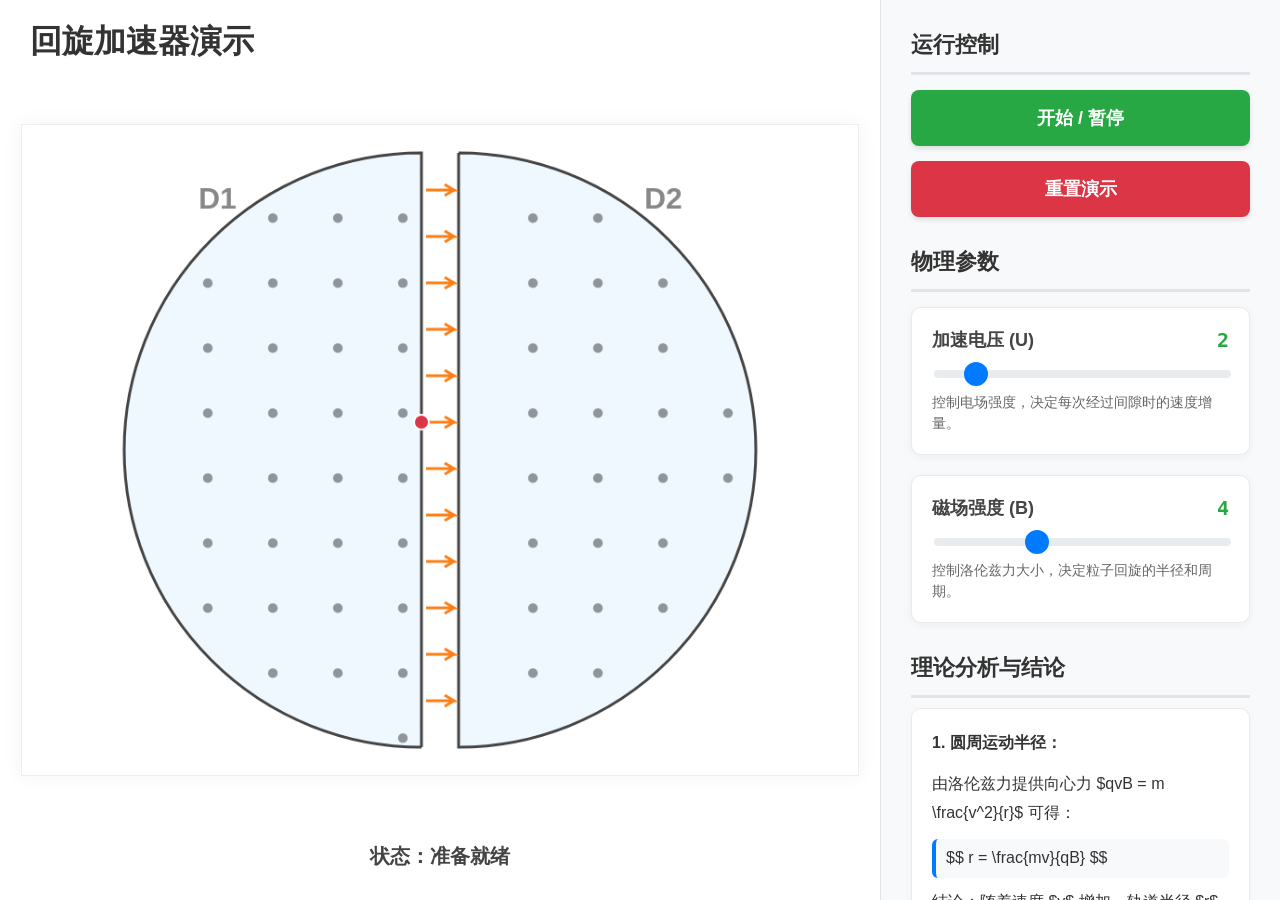
<file: original/回旋加速器（交互动画）物理人教版选择性必修第二册.html>
<!doctype html>
<html lang="zh-CN">
 <head>
  <meta charset="UTF-8">
  <meta name="viewport" content="width=device-width, initial-scale=1.0">
  <title>回旋加速器 - 全屏演示版</title><!-- 引入 MathJax 用于渲染数学公式 -->
  <script>
        window.MathJax = {
            tex: {
                inlineMath: [['$', '$'], ['\\(', '\\)']], 
                displayMath: [['$$', '$$'], ['\\[', '\\]']]
            },
            svg: {
                fontCache: 'global'
            }
        };
    </script>
  <script id="MathJax-script" async src="https://static.zxxk.com/h5/static/263453a272c8dc143863e709ce54547e.js"></script>
  <style>
        /* --- 全局布局设置 --- */
        body {
            font-family: 'Segoe UI', 'Microsoft YaHei', sans-serif;
            background-color: #f0f2f5;
            margin: 0;
            padding: 0;
            width: 100vw;
            height: 100vh;
            overflow: hidden; 
            display: flex;
            font-size: 16px; 
        }

        /* --- 主容器 --- */
        .container {
            display: flex;
            width: 100%;
            height: 100%;
            background: white;
        }

        /* --- 左侧：演示区 --- */
        .simulation-area {
            flex: 1;
            height: 100%;
            display: flex;
            flex-direction: column;
            justify-content: center;
            align-items: center;
            background-color: #ffffff;
            position: relative;
            overflow: hidden;
        }

        h2 {
            position: absolute;
            top: 20px;
            left: 30px;
            margin: 0;
            color: #333;
            z-index: 10;
            font-size: 32px; 
            font-weight: 800;
        }

        canvas {
            background-color: #fff;
            border: 1px solid #eee;
            cursor: crosshair;
            width: auto;
            height: auto;
            max-width: 95%;
            max-height: 85%;
            object-fit: contain;
            box-shadow: 0 0 20px rgba(0,0,0,0.05);
        }

        .status-bar {
            position: absolute;
            bottom: 30px;
            left: 0;
            width: 100%;
            text-align: center;
            font-family: 'Consolas', monospace;
            color: #444;
            font-size: 20px; 
            font-weight: bold;
            pointer-events: none;
        }

        /* --- 右侧：功能控制区 --- */
        .controls {
            width: 400px; 
            min-width: 400px;
            height: 100%;
            background: #f8f9fa;
            border-left: 1px solid #e1e4e8;
            padding: 30px;
            box-sizing: border-box;
            overflow-y: auto; 
            display: flex;
            flex-direction: column;
            gap: 30px;
        }

        .controls::-webkit-scrollbar { width: 8px; }
        .controls::-webkit-scrollbar-track { background: #f1f1f1; }
        .controls::-webkit-scrollbar-thumb { background: #ccc; border-radius: 4px; }
        .controls::-webkit-scrollbar-thumb:hover { background: #aaa; }

        .control-section-title {
            font-weight: 800;
            font-size: 22px; 
            border-bottom: 3px solid #e1e4e8;
            padding-bottom: 12px;
            margin-bottom: 10px;
            color: #333;
        }

        button {
            padding: 16px;
            background-color: #28a745;
            color: white;
            border: none;
            border-radius: 8px;
            cursor: pointer;
            font-weight: 700;
            font-size: 18px; 
            width: 100%;
            transition: all 0.2s;
            box-shadow: 0 3px 5px rgba(0,0,0,0.1);
        }
        button:hover { 
            background-color: #218838; 
            transform: translateY(-2px);
            box-shadow: 0 5px 8px rgba(0,0,0,0.15);
        }
        button:active { transform: translateY(0); }
        
        button.reset { background-color: #dc3545; }
        button.reset:hover { background-color: #c82333; }

        .slider-group {
            background: #fff;
            padding: 20px;
            border-radius: 10px;
            box-shadow: 0 2px 8px rgba(0,0,0,0.05);
            border: 1px solid #eaeaea;
        }

        .slider-group label {
            display: flex;
            justify-content: space-between;
            margin-bottom: 12px;
            font-weight: 700;
            color: #444;
            font-size: 18px;
        }

        .value-display {
            color: #28a745;
            font-family: monospace;
            font-size: 20px;
        }

        input[type="range"] {
            width: 100%;
            cursor: pointer;
            height: 8px;
            background: #e9ecef;
            border-radius: 4px;
            appearance: none;
            outline: none;
        }
        input[type="range"]::-webkit-slider-thumb {
            appearance: none;
            width: 24px;
            height: 24px;
            background: #007bff;
            border-radius: 50%;
            cursor: pointer;
            transition: background .15s ease-in-out;
        }
        input[type="range"]::-webkit-slider-thumb:hover {
            background: #0056b3;
        }

        small {
            display: block;
            color: #666;
            margin-top: 10px;
            font-size: 14px;
            line-height: 1.5;
        }

        .theory-box {
            background: #fff;
            padding: 20px;
            border-radius: 10px;
            border: 1px solid #eaeaea;
            color: #333;
            font-size: 16px;
            line-height: 1.8;
            box-shadow: 0 2px 8px rgba(0,0,0,0.03);
        }
        .theory-box p { margin: 0 0 12px 0; }
        
        .formula-container {
            background-color: #f8f9fa;
            padding: 5px 10px;
            border-radius: 6px;
            margin: 10px 0;
            overflow-x: auto; 
            border-left: 4px solid #007bff;
        }

        .highlight {
            color: #d63384;
            font-weight: bold;
        }
    </style>
  <meta name="signature" content="QQABRYgh5wgwwpQACT4qUQVICwmYkIExJAoMRRCeOARDQYFAFAA=">
 </head>
 <body>
  <div class="container">
   <div class="simulation-area">
    <h2>回旋加速器演示</h2>
    <canvas id="simCanvas" width="900" height="700"></canvas>
    <div class="status-bar" id="statusText">
     状态：准备就绪
    </div>
   </div>
   <div class="controls"><!-- 运行控制 -->
    <div>
     <div class="control-section-title">
      运行控制
     </div>
     <div style="display: flex; flex-direction: column; gap: 15px; margin-top: 15px;"><button onclick="toggleSim()">开始 / 暂停</button> <button class="reset" onclick="resetSim()">重置演示</button>
     </div>
    </div><!-- 物理参数 -->
    <div>
     <div class="control-section-title">
      物理参数
     </div>
     <div style="display: flex; flex-direction: column; gap: 20px; margin-top: 15px;">
      <div class="slider-group"><label>加速电压 (U) <span id="valU" class="value-display">2</span></label> <input type="range" id="rangeU" min="1" max="10" value="2" oninput="updateParams()"> <small>控制电场强度，决定每次经过间隙时的速度增量。</small>
      </div>
      <div class="slider-group"><label>磁场强度 (B) <span id="valB" class="value-display">4</span></label> <input type="range" id="rangeB" min="2" max="8" value="4" oninput="updateParams()"> <small>控制洛伦兹力大小，决定粒子回旋的半径和周期。</small>
      </div>
     </div>
    </div><!-- 理论分析与结论 -->
    <div>
     <div class="control-section-title">
      理论分析与结论
     </div>
     <div class="theory-box">
      <p><strong>1. 圆周运动半径：<img src="[data-uri]" style="position: absolute; left: -99999px; top: -99999px; opacity: 0; pointer-events: none; width: 1px; height: 1px;"></strong></p>
      <p>由洛伦兹力提供向心力 $qvB = m \frac{v^2}{r}$ 可得：</p>
      <div class="formula-container">
       $$ r = \frac{mv}{qB} $$
      </div>
      <p>结论：随着速度 $v$ 增加，轨道半径 $r$ 变大。</p>
      <p style="margin-top:20px;"><strong>2. 运动周期 (核心)：</strong></p>
      <div class="formula-container">
       $$ T = \frac{2\pi r}{v} = \frac{2\pi m}{qB} $$
      </div>
      <p>结论：周期 $T$ 与速度和半径<span class="highlight">无关</span>。这保证了粒子每次到达间隙时，交变电场刚好改变方向，实现同步加速。</p>
      <p style="margin-top:20px;"><strong>3. 最大动能：</strong></p>
      <p>当半径达到D形盒半径 $R$ 时射出：</p>
      <div class="formula-container">
       $$ E_{km} = \frac{q^2 B^2 R^2}{2m} $$
      </div>
      <p>结论：最大动能由磁场 $B$ 和D形盒半径 $R$ 决定，与加速电压 $U$ 无关（$U$ 只影响加速次数）。</p>
     </div>
    </div>
   </div>
  </div>
  <script>
        const canvas = document.getElementById('simCanvas');
        const ctx = canvas.getContext('2d');

        // --- 几何参数 ---
        const CX = canvas.width / 2;
        const CY = canvas.height / 2;
        const R_DEE = 320; 
        const GAP = 40;   

        // --- 物理状态 ---
        let particle = {
            x: 0, y: 0, v: 0, r: 0, angle: 0, state: '', cx: 0, cy: 0
        };

        let trail = [];
        let isRunning = false;
        let animId;
        let electricFieldDir = 0; 
        
        let paramAcc = 0.2; 
        let paramOmega = 0.05;

        function init() {
            resetSim();
        }

        function updateParams() {
            const uVal = parseInt(document.getElementById('rangeU').value);
            const bVal = parseInt(document.getElementById('rangeB').value);
            
            paramAcc = uVal * 0.15; 
            paramOmega = bVal * 0.012; 

            document.getElementById('valU').innerText = uVal;
            document.getElementById('valB').innerText = bVal;
        }

        function resetSim() {
            isRunning = false;
            cancelAnimationFrame(animId);
            updateParams();
            
            particle = {
                x: -GAP/2, y: -30, v: 1.5, r: 0, angle: 0,
                state: 'gap_right', cx: 0, cy: 0
            };
            
            electricFieldDir = 1;
            trail = [{x: particle.x, y: particle.y}];
            
            document.getElementById('statusText').innerText = "状态：准备就绪";
            draw();
        }

        function update() {
            if (particle.state === 'gap_right') {
                particle.x += particle.v;
                particle.v += paramAcc * 0.05;
                electricFieldDir = 1;

                if (particle.x >= GAP/2) {
                    particle.x = GAP/2;
                    particle.state = 'turn_right';
                    particle.r = particle.v / paramOmega;
                    particle.cx = GAP/2;
                    particle.cy = particle.y + particle.r;
                    particle.angle = -Math.PI/2; 
                }

            } else if (particle.state === 'turn_right') {
                particle.angle += paramOmega;
                particle.x = particle.cx + particle.r * Math.cos(particle.angle);
                particle.y = particle.cy + particle.r * Math.sin(particle.angle);

                if (particle.angle >= Math.PI/2) {
                    particle.state = 'gap_left';
                    particle.x = GAP/2; 
                    particle.y = particle.cy + particle.r; 
                    electricFieldDir = -1; 
                }

            } else if (particle.state === 'gap_left') {
                particle.x -= particle.v;
                particle.v += paramAcc * 0.05;
                electricFieldDir = -1;

                if (particle.x <= -GAP/2) {
                    particle.x = -GAP/2;
                    particle.state = 'turn_left';
                    particle.r = particle.v / paramOmega;
                    particle.cx = -GAP/2;
                    particle.cy = particle.y - particle.r;
                    particle.angle = Math.PI/2;
                }

            } else if (particle.state === 'turn_left') {
                particle.angle += paramOmega;
                particle.x = particle.cx + particle.r * Math.cos(particle.angle);
                particle.y = particle.cy + particle.r * Math.sin(particle.angle);

                if (particle.angle >= 3 * Math.PI / 2) {
                    particle.state = 'gap_right';
                    particle.x = -GAP/2;
                    particle.y = particle.cy - particle.r;
                    electricFieldDir = 1;
                }
            }

            let lastP = trail[trail.length-1];
            let dist = Math.sqrt((particle.x - lastP.x)**2 + (particle.y - lastP.y)**2);
            if (dist > 3) {
                trail.push({x: particle.x, y: particle.y});
            }

            if (particle.r > R_DEE - 10) {
                isRunning = false;
                document.getElementById('statusText').innerText = "状态：粒子已射出 (达到最大半径)";
                draw();
                return;
            } else {
                document.getElementById('statusText').innerText = `正在运行... 速率 v ≈ ${particle.v.toFixed(1)}`;
            }
        }

        function draw() {
            ctx.clearRect(0, 0, canvas.width, canvas.height);
            ctx.save();
            ctx.translate(CX, CY);

            drawDees();

            ctx.beginPath();
            ctx.strokeStyle = "rgba(0, 0, 0, 0.5)";
            ctx.lineWidth = 2; 
            if (trail.length > 0) {
                ctx.moveTo(trail[0].x, trail[0].y);
                for (let i = 1; i < trail.length; i++) {
                    ctx.lineTo(trail[i].x, trail[i].y);
                }
            }
            ctx.stroke();

            drawElectricField();

            ctx.beginPath();
            ctx.fillStyle = "#dc3545"; 
            ctx.arc(particle.x, particle.y, 8, 0, Math.PI*2);
            ctx.fill();
            ctx.strokeStyle = "white";
            ctx.lineWidth = 2;
            ctx.stroke();

            drawMagneticField();

            ctx.restore();
        }

        function drawDees() {
            ctx.lineWidth = 3;
            ctx.strokeStyle = "#444";
            ctx.fillStyle = "#f0f8ff"; 

            ctx.beginPath();
            ctx.arc(-GAP/2, 0, R_DEE, Math.PI/2, 3*Math.PI/2);
            ctx.lineTo(-GAP/2, -R_DEE);
            ctx.lineTo(-GAP/2, R_DEE);
            ctx.fill();
            ctx.stroke();

            ctx.beginPath();
            ctx.arc(GAP/2, 0, R_DEE, -Math.PI/2, Math.PI/2);
            ctx.lineTo(GAP/2, R_DEE);
            ctx.lineTo(GAP/2, -R_DEE);
            ctx.fill();
            ctx.stroke();

            ctx.fillStyle = "#888";
            ctx.font = "bold 32px Arial"; 
            ctx.fillText("D1", -R_DEE + 60, -R_DEE + 60);
            ctx.fillText("D2", R_DEE - 100, -R_DEE + 60);
        }

        function drawElectricField() {
            const color = electricFieldDir === 1 ? "#fd7e14" : "#0d6efd";
            ctx.strokeStyle = color;
            ctx.fillStyle = color;
            ctx.lineWidth = 3;
            for (let y = -R_DEE + 40; y < R_DEE; y += 50) {
                drawArrow(-GAP/2 + 5, y, GAP/2 - 5, y, electricFieldDir);
            }
        }

        function drawArrow(x1, y1, x2, y2, dir) {
            ctx.beginPath();
            const headLen = 10; 
            if (dir === 1) { 
                ctx.moveTo(x1, y1); ctx.lineTo(x2, y2);
                ctx.lineTo(x2-headLen, y2-6); ctx.moveTo(x2, y2); ctx.lineTo(x2-headLen, y2+6);
            } else { 
                ctx.moveTo(x2, y1); ctx.lineTo(x1, y1);
                ctx.lineTo(x1+headLen, y1-6); ctx.moveTo(x1, y1); ctx.lineTo(x1+headLen, y1+6);
            }
            ctx.stroke();
        }

        function drawMagneticField() {
            ctx.fillStyle = "rgba(0,0,0,0.4)"; 
            ctx.font = "bold 24px Arial"; 
            ctx.textAlign = "center";
            ctx.textBaseline = "middle";
            const step = 70; 
            for (let x = -R_DEE; x <= R_DEE; x += step) {
                for (let y = -R_DEE; y <= R_DEE; y += step) {
                    if (Math.abs(x) > GAP/2 + 15) {
                        if (x*x + y*y < R_DEE*R_DEE) {
                            // 此处已将原代码中的 "×" 修改为 "●"
                            ctx.fillText("●", x, y);
                        }
                    }
                }
            }
        }

        function loop() {
            if (!isRunning) return;
            update();
            draw();
            animId = requestAnimationFrame(loop);
        }

        function toggleSim() {
            if (isRunning) {
                isRunning = false;
                cancelAnimationFrame(animId);
            } else {
                if (particle.r > R_DEE - 40) resetSim();
                isRunning = true;
                loop();
            }
        }

        init();
    </script>
 </body>
</html>
</file>
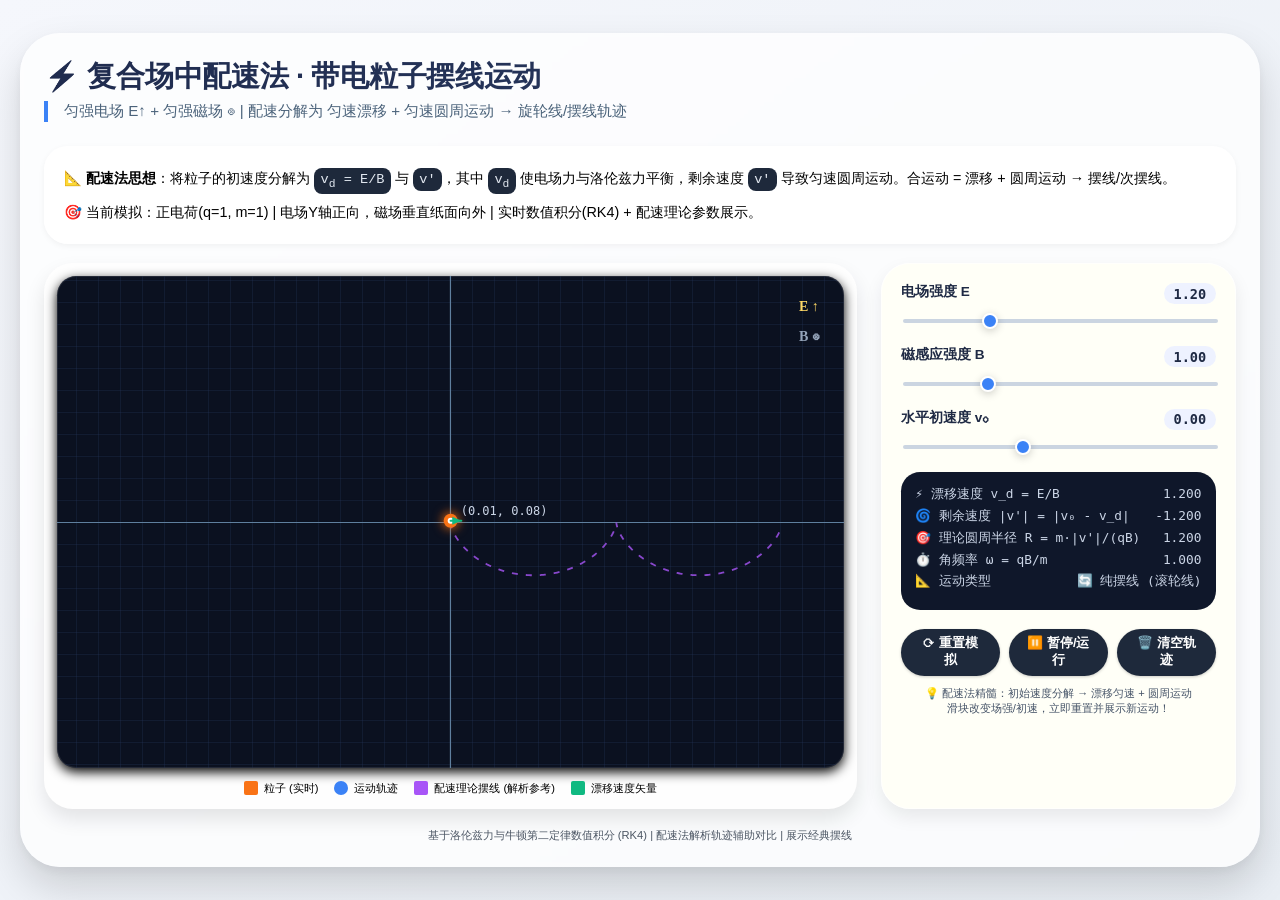
<file: original/复合场中配速法：电磁场中的带电粒子运动+交互式物理动画-2026-2027学年高二下学期物理人教版选择性必修第二册.html>
<!doctype html>
<html lang="zh-CN">
 <head>
  <meta charset="UTF-8">
  <meta name="viewport" content="width=device-width, initial-scale=1.0, user-scalable=no">
  <title>复合场中配速法：电磁场中的带电粒子运动 | 交互式物理动画</title>
  <style>
        * {
            box-sizing: border-box;
            user-select: none;
        }

        body {
            font-family: 'Segoe UI', 'Poppins', 'Roboto', 'Microsoft YaHei', sans-serif;
            background: linear-gradient(145deg, #f5f7fc 0%, #e9eef4 100%);
            margin: 0;
            min-height: 100vh;
            display: flex;
            justify-content: center;
            align-items: center;
            padding: 20px;
        }

        .container {
            max-width: 1300px;
            width: 100%;
            background: rgba(255,255,255,0.75);
            backdrop-filter: blur(2px);
            border-radius: 2.5rem;
            box-shadow: 0 20px 40px rgba(0,0,0,0.15), 0 4px 12px rgba(0,0,0,0.05);
            padding: 1.5rem;
            transition: all 0.2s;
        }

        h1 {
            font-size: 1.8rem;
            font-weight: 600;
            margin: 0 0 0.25rem 0;
            background: linear-gradient(135deg, #1f2b4e, #2c3e66);
            -webkit-background-clip: text;
            background-clip: text;
            color: transparent;
            letter-spacing: -0.3px;
        }

        .sub {
            color: #4a627a;
            border-left: 4px solid #3b82f6;
            padding-left: 1rem;
            margin-bottom: 1.5rem;
            font-weight: 500;
            font-size: 0.95rem;
        }

        .theory-card {
            background: #ffffffcc;
            backdrop-filter: blur(4px);
            border-radius: 1.5rem;
            padding: 0.8rem 1.2rem;
            margin-bottom: 1.2rem;
            font-size: 0.9rem;
            border: 1px solid #ffffffaa;
            box-shadow: 0 2px 6px rgba(0,0,0,0.05);
        }

        .theory-card p {
            margin: 0.5rem 0;
            line-height: 1.4;
        }

        .theory-card .formula {
            font-family: 'Courier New', 'Fira Code', monospace;
            background: #1e293b;
            color: #e2e8f0;
            display: inline-block;
            padding: 0.1rem 0.4rem;
            border-radius: 8px;
            font-size: 0.85rem;
        }

        .flex-main {
            display: flex;
            flex-wrap: wrap;
            gap: 1.5rem;
        }

        .canvas-area {
            flex: 3;
            min-width: 280px;
            background: #fefefe;
            border-radius: 1.8rem;
            box-shadow: 0 10px 20px rgba(0,0,0,0.1);
            padding: 0.8rem;
        }

        .controls-area {
            flex: 1.2;
            min-width: 240px;
            background: rgba(255,255,245,0.8);
            backdrop-filter: blur(4px);
            border-radius: 1.8rem;
            padding: 1.2rem;
            box-shadow: 0 8px 18px rgba(0,0,0,0.08);
            border: 1px solid rgba(255,255,255,0.6);
        }

        canvas {
            display: block;
            width: 100%;
            background: #0b1120;
            border-radius: 1.2rem;
            cursor: crosshair;
            box-shadow: inset 0 0 0 1px rgba(255,255,255,0.1), 0 4px 12px black;
        }

        .param-group {
            margin-bottom: 1.2rem;
        }

        .param-group label {
            display: flex;
            justify-content: space-between;
            font-weight: 600;
            color: #1f2a44;
            margin-bottom: 0.3rem;
            font-size: 0.85rem;
        }

        input[type="range"] {
            width: 100%;
            height: 4px;
            -webkit-appearance: none;
            background: #cbd5e1;
            border-radius: 5px;
            outline: none;
        }

        input[type="range"]:focus {
            outline: none;
        }

        input[type="range"]::-webkit-slider-thumb {
            -webkit-appearance: none;
            width: 16px;
            height: 16px;
            background: #3b82f6;
            border-radius: 50%;
            cursor: pointer;
            box-shadow: 0 2px 8px rgba(0,0,0,0.2);
            border: 2px solid white;
        }

        .param-value {
            background: #eef2ff;
            padding: 0.15rem 0.6rem;
            border-radius: 20px;
            font-family: monospace;
            font-weight: 600;
        }

        .info-panel {
            background: #0f172a;
            border-radius: 1.2rem;
            padding: 0.9rem;
            margin: 1rem 0;
            color: #cbd5e6;
        }

        .info-row {
            display: flex;
            justify-content: space-between;
            font-size: 0.8rem;
            margin-bottom: 0.3rem;
            font-family: monospace;
        }

        .button-group {
            display: flex;
            gap: 0.6rem;
            flex-wrap: wrap;
            margin: 1.2rem 0 0.5rem;
        }

        button {
            background: #1e293b;
            border: none;
            padding: 0.4rem 1rem;
            border-radius: 2rem;
            font-weight: 600;
            color: white;
            cursor: pointer;
            transition: 0.2s;
            font-size: 0.8rem;
            flex: 1;
            box-shadow: 0 1px 3px rgba(0,0,0,0.2);
        }

        button:hover {
            background: #3b82f6;
            transform: scale(0.97);
        }

        .legend {
            display: flex;
            gap: 1rem;
            margin-top: 0.8rem;
            font-size: 0.7rem;
            justify-content: center;
            flex-wrap: wrap;
        }

        .legend span {
            display: inline-flex;
            align-items: center;
            gap: 6px;
        }

        .badge {
            width: 14px;
            height: 14px;
            border-radius: 2px;
            display: inline-block;
        }

        footer {
            font-size: 0.7rem;
            text-align: center;
            margin-top: 1.2rem;
            color: #4b5563;
        }
        @media (max-width: 760px) {
            .container { padding: 1rem; }
            .theory-card { font-size: 0.8rem; }
        }
    </style>
  <meta name="copyright" content="学科网（zxxk.com）版权所有">
  <meta name="signature" content="QQABTYK15gC4gBaACD4qQwHCCUmYkpAhLIoMRVCaOARCAIFAFAA=">
 </head>
 <body>
  <div class="container">
   <h1>⚡ 复合场中配速法 · 带电粒子摆线运动</h1>
   <div class="sub">
    匀强电场 E↑ + 匀强磁场 ⊗ | 配速分解为 匀速漂移 + 匀速圆周运动 → 旋轮线/摆线轨迹
   </div>
   <div class="theory-card">
    <p>📐 <strong>配速法思想</strong>：将粒子的初速度分解为 <span class="formula">v<sub>d</sub> = E/B</span> 与 <span class="formula">v'</span>，其中 <span class="formula">v<sub>d</sub></span> 使电场力与洛伦兹力平衡，剩余速度 <span class="formula">v'</span> 导致匀速圆周运动。合运动 = 漂移 + 圆周运动 → 摆线/次摆线。</p>
    <p>🎯 当前模拟：正电荷(q=1, m=1) | 电场Y轴正向，磁场垂直纸面向外 | 实时数值积分(RK4) + 配速理论参数展示。</p>
   </div>
   <div class="flex-main">
    <div class="canvas-area">
     <canvas id="simCanvas" width="800" height="500" style="width:100%; height:auto; aspect-ratio:800/500"></canvas>
     <div class="legend"><span>
       <div class="badge" style="background: #f97316;"></div> 粒子 (实时)</span> <span>
       <div class="badge" style="background: #3b82f6; border-radius: 10px;"></div> 运动轨迹</span> <span>
       <div class="badge" style="background: #a855f7;"></div> 配速理论摆线 (解析参考)</span> <span>
       <div class="badge" style="background: #10b981;"></div> 漂移速度矢量</span>
     </div>
    </div>
    <div class="controls-area">
     <div class="param-group"><label>电场强度 E <span id="E_val" class="param-value">1.00</span></label> <input type="range" id="E_slider" min="0.2" max="4.0" step="0.02" value="1.2">
     </div>
     <div class="param-group"><label>磁感应强度 B <span id="B_val" class="param-value">1.00</span><img src="[data-uri]" style="position: absolute; left: -99999px; top: -99999px; opacity: 0; pointer-events: none; width: 1px; height: 1px;"></label> <input type="range" id="B_slider" min="0.3" max="3.0" step="0.02" value="1.0">
     </div>
     <div class="param-group"><label>水平初速度 v₀ <span id="v0_val" class="param-value">0.00</span></label> <input type="range" id="v0_slider" min="-3.0" max="5.0" step="0.05" value="0.0">
     </div>
     <div class="info-panel">
      <div class="info-row"><span>⚡ 漂移速度 v_d = E/B</span><span id="drift_speed">0.00</span>
      </div>
      <div class="info-row"><span>🌀 剩余速度 |v'| = |v₀ - v_d|</span><span id="vprime">0.00</span>
      </div>
      <div class="info-row"><span>🎯 理论圆周半径 R = m·|v'|/(qB)</span><span id="radius_theory">0.00</span>
      </div>
      <div class="info-row"><span>⏱️ 角频率 ω = qB/m</span><span id="omega">0.00</span>
      </div>
      <div class="info-row"><span>📐 运动类型</span><span id="motion_type">摆线型</span>
      </div>
     </div>
     <div class="button-group"><button id="resetBtn">⟳ 重置模拟</button> <button id="pauseBtn">⏸️ 暂停/运行</button> <button id="clearTrailBtn">🗑️ 清空轨迹</button>
     </div>
     <div style="font-size:0.7rem; margin-top: 10px; text-align:center;color:#475569">
      💡 配速法精髓：初始速度分解 → 漂移匀速 + 圆周运动 <br>
       滑块改变场强/初速，立即重置并展示新运动！
     </div>
    </div>
   </div>
   <footer>
    基于洛伦兹力与牛顿第二定律数值积分 (RK4) | 配速法解析轨迹辅助对比 | 展示经典摆线
   </footer>
  </div>
  <script>
    (function(){
        // ---------- 物理参数 & 全局状态 ----------
        const canvas = document.getElementById('simCanvas');
        const ctx = canvas.getContext('2d');
        
        // 固定参数 (q=1, m=1 自然单位制，保证直观轨迹)
        const q = 1.0;
        const m = 1.0;
        
        // 可变场参数
        let E = 1.2;       // 电场强度 (y轴正向)
        let B = 1.0;       // 磁感应强度 (垂直纸面向外)
        let v0_x = 0.0;    // 初始水平速度
        
        // 运动状态
        let x = 0.0, y = 0.0;
        let vx = 0.0, vy = 0.0;
        
        // 轨迹存储 (世界坐标，最多保留4000点)
        let trailPoints = [{x:0, y:0}];
        const MAX_TRAIL = 5000;
        
        // 动画控制
        let animationId = null;
        let lastTimestamp = 0;
        let paused = false;
        let simTime = 0.0;
        
        // 跟随视图偏移 (让粒子保持在视野中央，不丢失)
        let offsetX = 0, offsetY = 0;
        // 缩放比例 (单位: 像素/米  , 适应画布大小)
        let scale = 22;   // 1单位长度=22px
        
        // 辅助显示: 理论配速摆线点 (用于参考对比，基于解析解)
        let theoryPathPoints = [];
        let needUpdateTheory = true;  // 参数改变时更新理论轨迹
        
        // DOM 元素
        const E_slider = document.getElementById('E_slider');
        const B_slider = document.getElementById('B_slider');
        const v0_slider = document.getElementById('v0_slider');
        const E_val = document.getElementById('E_val');
        const B_val = document.getElementById('B_val');
        const v0_val = document.getElementById('v0_val');
        const drift_speedSpan = document.getElementById('drift_speed');
        const vprimeSpan = document.getElementById('vprime');
        const radius_theorySpan = document.getElementById('radius_theory');
        const omegaSpan = document.getElementById('omega');
        const motion_typeSpan = document.getElementById('motion_type');
        
        const resetBtn = document.getElementById('resetBtn');
        const pauseBtn = document.getElementById('pauseBtn');
        const clearTrailBtn = document.getElementById('clearTrailBtn');
        
        // ----- 辅助函数：更新配速理论显示与理论轨迹 -----
        function computeTheoryParams() {
            const v_d = E / B;
            const v_prime = v0_x - v_d;
            const abs_vp = Math.abs(v_prime);
            const R_theory = m * abs_vp / (q * B);
            const omega_val = q * B / m;
            return { v_d, v_prime, abs_vp, R_theory, omega_val };
        }
        
        function updateInfoAndTheoryPath() {
            const { v_d, v_prime, abs_vp, R_theory, omega_val } = computeTheoryParams();
            drift_speedSpan.innerText = v_d.toFixed(3);
            vprimeSpan.innerText = v_prime.toFixed(3);
            radius_theorySpan.innerText = R_theory.toFixed(3);
            omegaSpan.innerText = omega_val.toFixed(3);
            let motionType = "";
            if (Math.abs(v_prime) < 0.05) motionType = "📌 直线漂移 (临界)";
            else if (Math.abs(v0_x) < 0.1 && Math.abs(v_d) > 0.2) motionType = "🔄 纯摆线 (滚轮线)";
            else if (v_prime > 0) motionType = "📈 长幅摆线";
            else motionType = "📉 短幅摆线";
            motion_typeSpan.innerText = motionType;
            
            // 生成理论配速轨迹 (解析解，展示对比)  时间范围从0到当前模拟时间附近(动态3~8秒) 
            // 为了视觉效果, 生成未来一段或基于当前时间范围? 我们生成未来4秒的轨迹叠加 vs 实时模拟
            // 但参数改变时应当基于当前初值持续，为了参考曲线美观，生成0~t_max = 10秒内 或根据漂移速度适应宽度
            needUpdateTheory = true;
            generateTheoryTrajectory();
        }
        
        function generateTheoryTrajectory() {
            // 基于配速法解析公式: 初始位置 (0,0) , 漂移速度 v_d = E/B , 圆周运动半径 R , ω
            const { v_d, v_prime, R_theory, omega_val } = computeTheoryParams();
            if (!isFinite(R_theory) || R_theory > 50) {
                theoryPathPoints = [];
                return;
            }
            const omega = omega_val;
            const R = R_theory;
            const vp = v_prime;
            // 圆周运动的初始相位分析: 之前推导, 对于v'沿x正向, 初始圆心(0, R) 得到轨迹: 
            // x = v_d * t + R * sin(ω t) , y = R - R * cos(ω t)
            // 若v'为负, 旋转方向相反，但为了显示通用，公式仍能表现不同摆线类型，直接使用标准参数方程对任意v_prime:
            // 实际严格的普适解: x(t)= v_d*t + (vp/ω)*sin(ω t) , y(t) = (vp/ω)*(1 - cos(ω t))
            // 因为 R = |vp|/ω , 符号由vp决定方向，当vp>0为正摆线,y峰值更高, vp<0倒摆线。
            // 同时需要考虑初始速度满足条件，使用通用形式使理论轨迹正确。
            // 推导: 标准摆线参数: x = v_d t + (vp/ω) sin(ω t) , y = (|vp|/ω)*(1 - cos(ω t)) * sign(vp) ? 为保持初速方向统一:
            // 洛伦兹圆周部分运动微分方程给出: 若v'为正, vy初速0, 圆周向上偏移；若v'为负, 向下偏移，使用如下公式完美符合数值解
            const amplitude = (vp) / omega;   // 可以是负的，影响旋转方向
            const radiusAbs = Math.abs(amplitude);
            const signY = (vp >= 0) ? 1 : -1;  // 正速度摆线向上拱起，负速度向下拱
            // 采用精确参数方程:
            // x_th(t) = v_d * t + amplitude * sin(omega * t)
            // y_th(t) = radiusAbs * (1 - cos(omega * t)) * signY
            const maxT = Math.min(12.0, Math.max(6.0, 28.0 / (Math.abs(v_d)+0.5)));  // 动态显示足够长的轨迹
            const steps = 400;
            theoryPathPoints = [];
            for (let i = 0; i <= steps; i++) {
                let t = (i / steps) * maxT;
                let x_th = v_d * t + amplitude * Math.sin(omega * t);
                let y_th = radiusAbs * (1 - Math.cos(omega * t)) * signY;
                if (isFinite(x_th) && isFinite(y_th)) {
                    theoryPathPoints.push({ x: x_th, y: y_th });
                }
            }
        }
        
        // ----- 物理 RK4 积分 (洛伦兹力) -----
        function acceleration(vx_, vy_, E_, B_) {
            // ax = q/m * (vy * B)   (电场沿y, 磁场产生x方向力 Fx = q*vy*B)
            // ay = q/m * (E - vx * B)
            const ax = (q/m) * (vy_ * B_);
            const ay = (q/m) * (E_ - vx_ * B_);
            return { ax, ay };
        }
        
        function rk4Step(dt) {
            // 当前状态
            let px = x, py = y, pvx = vx, pvy = vy;
            // k1
            let a1 = acceleration(pvx, pvy, E, B);
            let k1x = pvx;
            let k1y = pvy;
            let k1vx = a1.ax;
            let k1vy = a1.ay;
            // k2
            let x2 = px + 0.5*dt*k1x;
            let y2 = py + 0.5*dt*k1y;
            let vx2 = pvx + 0.5*dt*k1vx;
            let vy2 = pvy + 0.5*dt*k1vy;
            let a2 = acceleration(vx2, vy2, E, B);
            let k2x = vx2;
            let k2y = vy2;
            let k2vx = a2.ax;
            let k2vy = a2.ay;
            // k3
            let x3 = px + 0.5*dt*k2x;
            let y3 = py + 0.5*dt*k2y;
            let vx3 = pvx + 0.5*dt*k2vx;
            let vy3 = pvy + 0.5*dt*k2vy;
            let a3 = acceleration(vx3, vy3, E, B);
            let k3x = vx3;
            let k3y = vy3;
            let k3vx = a3.ax;
            let k3vy = a3.ay;
            // k4
            let x4 = px + dt*k3x;
            let y4 = py + dt*k3y;
            let vx4 = pvx + dt*k3vx;
            let vy4 = pvy + dt*k3vy;
            let a4 = acceleration(vx4, vy4, E, B);
            let k4x = vx4;
            let k4y = vy4;
            let k4vx = a4.ax;
            let k4vy = a4.ay;
            
            x = px + dt*(k1x + 2*k2x + 2*k3x + k4x)/6;
            y = py + dt*(k1y + 2*k2y + 2*k3y + k4y)/6;
            vx = pvx + dt*(k1vx + 2*k2vx + 2*k3vx + k4vx)/6;
            vy = pvy + dt*(k1vy + 2*k2vy + 2*k3vy + k4vy)/6;
        }
        
        // 重置模拟 (物理状态归零，保留当前E,B,v0)
        function resetSimulation() {
            x = 0; y = 0;
            vx = v0_x;
            vy = 0;
            simTime = 0;
            trailPoints = [{x:0, y:0}];
            // 重置理论轨迹显示随参数更新
            updateInfoAndTheoryPath();
            // 偏移归零, 但为了视野舒适, 基于原点偏移设为 (0,0)，画图自动以粒子为中心？
            offsetX = 0; offsetY = 0;
            // 暂停时重置还可以确保动画流畅
            if(!paused && animationId === null) startAnimation();
        }
        
        // 清空轨迹但保持物理状态
        function clearTrail() {
            trailPoints = [{x: x, y: y}];
        }
        
        // 参数改变时调用 (更新全局变量，重置模拟)
        function onParametersChanged() {
            E = parseFloat(E_slider.value);
            B = parseFloat(B_slider.value);
            v0_x = parseFloat(v0_slider.value);
            E_val.innerText = E.toFixed(2);
            B_val.innerText = B.toFixed(2);
            v0_val.innerText = v0_x.toFixed(2);
            // 边界限制 B>0
            if(B<0.3) B=0.3;
            // 重置全部物理
            resetSimulation();
            // 强制刷新理论轨迹
            generateTheoryTrajectory();
            needUpdateTheory = false;
        }
        
        // 绘制场景 (世界坐标 -> canvas坐标，带动态偏移保证粒子在视野中央)
        function draw() {
            if (!canvas || !ctx) return;
            const w = canvas.clientWidth;
            const h = canvas.clientHeight;
            // 设置canvas实际分辨率
            canvas.width = w;
            canvas.height = h;
            ctx.clearRect(0, 0, w, h);
            
            // 动态偏移: 让粒子始终出现在画面中央附近 (跟随效果)
            // 但稍微限制最大偏移，避免跳跃过大
            let targetOffsetX = x;
            let targetOffsetY = y;
            // 平滑跟随 (加权)
            offsetX = offsetX * 0.92 + targetOffsetX * 0.08;
            offsetY = offsetY * 0.92 + targetOffsetY * 0.08;
            // 绘制参考网格 (世界坐标系)
            const step = 1.0;
            ctx.save();
            ctx.strokeStyle = "#2d3a5e";
            ctx.lineWidth = 0.6;
            // 网格绘制 (世界坐标范围)
            const startX = offsetX - w/2/scale;
            const endX = offsetX + w/2/scale;
            const startY = offsetY - h/2/scale;
            const endY = offsetY + h/2/scale;
            ctx.beginPath();
            for(let gx = Math.floor(startX); gx <= Math.ceil(endX); gx+=step){
                let sx = w/2 + (gx - offsetX)*scale;
                ctx.moveTo(sx, 0);
                ctx.lineTo(sx, h);
            }
            for(let gy = Math.floor(startY); gy <= Math.ceil(endY); gy+=step){
                let sy = h/2 - (gy - offsetY)*scale;
                ctx.moveTo(0, sy);
                ctx.lineTo(w, sy);
            }
            ctx.strokeStyle = "#2a3a5e80";
            ctx.stroke();
            // 坐标轴
            ctx.beginPath();
            let originX = w/2 + (0 - offsetX)*scale;
            let originY = h/2 - (0 - offsetY)*scale;
            ctx.moveTo(0, originY); ctx.lineTo(w, originY);
            ctx.moveTo(originX, 0); ctx.lineTo(originX, h);
            ctx.strokeStyle = "#5f7f9e";
            ctx.lineWidth = 1.2;
            ctx.stroke();
            
            // 绘制理论配速参考轨迹 (淡紫色虚线)
            if(theoryPathPoints.length > 1){
                ctx.beginPath();
                ctx.setLineDash([6, 8]);
                ctx.strokeStyle = "#a855f7cc";
                ctx.lineWidth = 1.8;
                let first = true;
                for(let pt of theoryPathPoints){
                    let px_can = w/2 + (pt.x - offsetX)*scale;
                    let py_can = h/2 - (pt.y - offsetY)*scale;
                    if(first){ ctx.moveTo(px_can, py_can); first=false; }
                    else { ctx.lineTo(px_can, py_can); }
                }
                ctx.stroke();
                ctx.setLineDash([]);
            }
            
            // 绘制轨迹 (实线，亮蓝色)
            if(trailPoints.length > 1){
                ctx.beginPath();
                ctx.strokeStyle = "#3b82f6";
                ctx.lineWidth = 2.5;
                ctx.lineCap = "round";
                ctx.lineJoin = "round";
                for(let i=0;i<trailPoints.length;i++){
                    let px_can = w/2 + (trailPoints[i].x - offsetX)*scale;
                    let py_can = h/2 - (trailPoints[i].y - offsetY)*scale;
                    if(i===0) ctx.moveTo(px_can, py_can);
                    else ctx.lineTo(px_can, py_can);
                }
                ctx.stroke();
            }
            
            // 绘制粒子 (橙色发光)
            let particleX = w/2 + (x - offsetX)*scale;
            let particleY = h/2 - (y - offsetY)*scale;
            ctx.shadowBlur = 12;
            ctx.shadowColor = "#f97316";
            ctx.beginPath();
            ctx.arc(particleX, particleY, 7, 0, 2*Math.PI);
            ctx.fillStyle = "#f97316";
            ctx.fill();
            ctx.beginPath();
            ctx.arc(particleX, particleY, 3, 0, 2*Math.PI);
            ctx.fillStyle = "white";
            ctx.fill();
            ctx.shadowBlur = 0;
            
            // 绘制漂移速度矢量 (绿色)
            const { v_d } = computeTheoryParams();
            const vecLen = Math.min(45, Math.abs(v_d)*scale*0.4);
            if(vecLen > 1 && Math.abs(v_d) > 0.05){
                let endX_vec = particleX + (v_d>0? vecLen : -vecLen);
                let endY_vec = particleY;
                ctx.beginPath();
                ctx.moveTo(particleX, particleY);
                ctx.lineTo(endX_vec, endY_vec);
                ctx.strokeStyle = "#10b981";
                ctx.lineWidth = 2.2;
                ctx.stroke();
                // 箭头
                let angle = v_d>0 ? 0 : Math.PI;
                let arrX = endX_vec + (v_d>0? -6 : 6);
                let arrY = endY_vec;
                ctx.beginPath();
                ctx.moveTo(endX_vec, endY_vec);
                ctx.lineTo(arrX-3, arrY-4);
                ctx.lineTo(arrX-3, arrY+4);
                ctx.fillStyle = "#10b981";
                ctx.fill();
            }
            
            // 绘制电场方向示意 (带文本)
            ctx.font = "bold 14px 'Segoe UI'";
            ctx.fillStyle = "#ffd966";
            ctx.shadowBlur = 0;
            ctx.fillText("E ↑", w-45, 35);
            ctx.fillStyle = "#94a3b8";
            ctx.fillText("B ⊗", w-45, 65);
            // 显示坐标
            ctx.font = "12px monospace";
            ctx.fillStyle = "#cbd5e6";
            ctx.fillText(`(${x.toFixed(2)}, ${y.toFixed(2)})`, particleX+10, particleY-6);
        }
        
        // 动画更新 (基于固定时间步长)
        let lastFrameTime = 0;
        const DT_FIXED = 0.016;  // 约60fps对应的物理步长
        let accumulator = 0;
        
        function animate(nowMs) {
            if(paused) {
                draw();
                animationId = requestAnimationFrame(animate);
                return;
            }
            let dtSec = Math.min(0.033, (nowMs - lastFrameTime) / 1000);
            if(dtSec <= 0) { lastFrameTime = nowMs; animationId = requestAnimationFrame(animate); draw(); return; }
            lastFrameTime = nowMs;
            // 固定步长物理稳定性
            let simSteps = 1;
            let subDt = dtSec;
            if(dtSec > 0.025) { simSteps = 2; subDt = dtSec/simSteps; }
            for(let step=0; step<simSteps; step++) {
                rk4Step(subDt);
                simTime += subDt;
                // 记录轨迹
                if(trailPoints.length === 0 || Math.hypot(trailPoints[trailPoints.length-1].x - x, trailPoints[trailPoints.length-1].y - y) > 0.05){
                    trailPoints.push({x: x, y: y});
                    if(trailPoints.length > MAX_TRAIL) trailPoints.shift();
                }
            }
            // 更新理论轨迹动态延长（可选，保持视觉连续）
            if(theoryPathPoints.length && simTime > 0.5){
                generateTheoryTrajectory();
            }
            draw();
            animationId = requestAnimationFrame(animate);
        }
        
        function startAnimation() {
            if(animationId) cancelAnimationFrame(animationId);
            lastFrameTime = performance.now();
            animationId = requestAnimationFrame(animate);
        }
        
        // 绑定UI事件
        function bindEvents() {
            E_slider.addEventListener('input', () => { onParametersChanged(); });
            B_slider.addEventListener('input', () => { onParametersChanged(); });
            v0_slider.addEventListener('input', () => { onParametersChanged(); });
            resetBtn.addEventListener('click', () => { resetSimulation(); });
            clearTrailBtn.addEventListener('click', () => { clearTrail(); draw(); });
            pauseBtn.addEventListener('click', () => { paused = !paused; if(!paused && !animationId) startAnimation(); draw(); });
            window.addEventListener('resize', () => { draw(); });
        }
        
        function init() {
            bindEvents();
            // 初始设置
            E_slider.value = "1.2"; B_slider.value = "1.0"; v0_slider.value = "0.0";
            onParametersChanged();
            startAnimation();
        }
        
        init();
    })();
</script>
 </body>
</html>
</file>
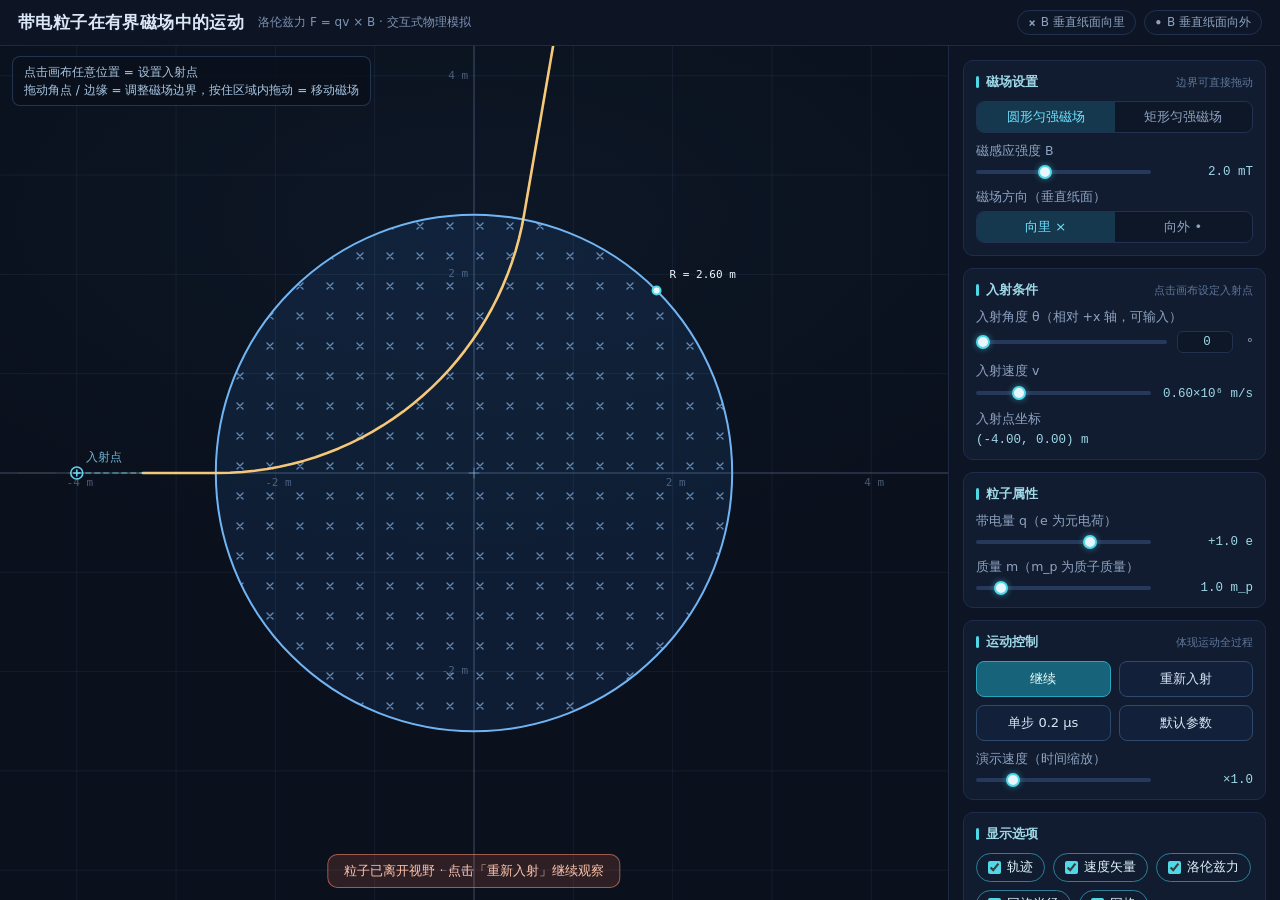
<file: original/带电粒子在有界场中的运动（自定义有界场）交互式动画+-2026-2027学年高二下学期物理人教版选择性必修第二册.html>
<!doctype html>
<html lang="zh-CN">
 <head>
  <meta charset="UTF-8">
  <meta name="viewport" content="width=device-width, initial-scale=1.0">
  <title>带电粒子在有界磁场中的运动 · 交互模拟</title>
  <link rel="icon" href="data:image/svg+xml,<svg xmlns='http://www.w3.org/2000/svg' viewBox='0 0 64 64'><rect width='64' height='64' rx='14' fill='%230a101c'/><circle cx='32' cy='32' r='20' fill='none' stroke='%235aa7ff' stroke-width='3'/><circle cx='32' cy='32' r='4' fill='%23ffc14d'/><path d='M32 7 L37 17 L27 17 Z' fill='%23ffc14d'/></svg>">
  <link rel="stylesheet" href="https://miaoda.feishu.cn/fonts/css2?family=Noto+Sans+SC:wght@400;500;700&amp;display=swap">
  <style>
*{box-sizing:border-box;margin:0;padding:0}
html,body{height:100%}
body{
  background:#0a101c;color:#dbe7f7;display:flex;flex-direction:column;
  font-family:'Noto Sans SC',system-ui,-apple-system,'Segoe UI','Microsoft YaHei',sans-serif;
  overflow:hidden;
}
header{
  display:flex;align-items:center;gap:14px;flex-wrap:wrap;
  padding:10px 18px;border-bottom:1px solid #1c2a44;background:#0d1524;flex:none;
}
header h1{font-size:16.5px;font-weight:700;letter-spacing:.4px;white-space:nowrap}
.sub{font-size:12px;color:#7e93b3;white-space:nowrap}
.legend{margin-left:auto;display:flex;gap:8px;flex-wrap:wrap;font-size:12px;color:#8fa3c0}
.lg{display:inline-flex;align-items:center;gap:5px;padding:3px 10px;border:1px solid #223150;border-radius:14px;background:#0e1728;white-space:nowrap}
.lg .sym{font-family:Consolas,monospace;font-weight:700}
main{flex:1;display:flex;min-height:0}
.stage{flex:1;position:relative;min-width:0;background:
  radial-gradient(1200px 600px at 50% 20%, #0d1726 0%, #0a101c 60%)}
canvas{position:absolute;inset:0;width:100%;height:100%;touch-action:none;cursor:crosshair;display:block}
.hint{
  position:absolute;left:12px;top:10px;z-index:2;pointer-events:none;max-width:72%;
  font-size:12px;color:#a9c6e2;background:rgba(10,16,28,.78);border:1px solid rgba(70,110,160,.4);
  padding:6px 11px;border-radius:8px;line-height:1.5;
}
.exit-note{
  position:absolute;bottom:12px;left:50%;transform:translateX(-50%);z-index:3;
  background:rgba(255,120,90,.15);border:1px solid rgba(255,140,110,.55);color:#ffc3ab;
  padding:7px 16px;border-radius:10px;font-size:13px;white-space:nowrap;
}
.loop-note{
  position:absolute;bottom:56px;left:50%;transform:translateX(-50%);z-index:3;
  background:rgba(90,180,120,.14);border:1px solid rgba(110,220,150,.5);color:#a9e6c2;
  padding:7px 16px;border-radius:10px;font-size:12.5px;text-align:center;max-width:90%;line-height:1.5;
}
.hidden{display:none!important}

.panel{
  width:332px;flex:none;overflow-y:auto;background:#0d1524;border-left:1px solid #1c2a44;
  padding:14px;display:flex;flex-direction:column;gap:12px;
}
.panel::-webkit-scrollbar{width:8px}
.panel::-webkit-scrollbar-thumb{background:#22334f;border-radius:4px}

.card{background:#111c30;border:1px solid #1e2d4b;border-radius:10px;padding:12px}
.card-title{display:flex;align-items:center;gap:7px;font-size:13px;font-weight:700;color:#9fd8e6;margin-bottom:10px}
.card-title::before{content:'';width:3px;height:12px;background:#4fd8e8;border-radius:2px}
.card-title .tip{margin-left:auto;font-weight:400;font-size:11px;color:#5f769a}

.seg{display:flex;background:#0e1728;border:1px solid #223150;border-radius:8px;overflow:hidden}
.seg-btn{flex:1;padding:6px 0;background:transparent;border:none;color:#8fa3c0;font-size:13px;cursor:pointer;font-family:inherit;transition:background .15s,color .15s}
.seg-btn.active{background:#16384e;color:#6fe3ff}

.row{margin-top:10px}
.row label{display:block;font-size:12.5px;color:#8fa3c0;margin-bottom:5px}
.sw{display:flex;align-items:center;gap:10px}
.sw input[type=range]{flex:1}
.sw .val{min-width:92px;text-align:right;font-family:Consolas,'Courier New',monospace;font-size:12.5px;color:#9fd8e6;font-variant-numeric:tabular-nums}
.sw .num{
  width:56px;background:#0e1728;border:1px solid #223150;border-radius:6px;
  color:#9fd8e6;font-family:Consolas,'Courier New',monospace;font-size:12.5px;
  padding:3px 6px;text-align:right;outline:none;font-variant-numeric:tabular-nums;
}
.sw .num:focus{border-color:#4fd8e8;box-shadow:0 0 0 2px rgba(79,216,232,.18)}
.sw .unit{color:#8fa3c0;font-size:12.5px;margin-left:4px}

input[type=range]{-webkit-appearance:none;appearance:none;height:4px;border-radius:2px;background:#26395a;outline:none;cursor:pointer}
input[type=range]::-webkit-slider-thumb{-webkit-appearance:none;width:14px;height:14px;border-radius:50%;background:#eaf6ff;border:2px solid #4fd8e8;cursor:pointer;box-shadow:0 0 6px rgba(79,216,232,.5)}
input[type=range]::-moz-range-thumb{width:12px;height:12px;border-radius:50%;background:#eaf6ff;border:2px solid #4fd8e8;cursor:pointer}

.btns{display:grid;grid-template-columns:1fr 1fr;gap:8px}
.btn{padding:8px 6px;border-radius:8px;border:1px solid #2c4a6e;background:#13203a;color:#dbe7f7;font-size:13px;cursor:pointer;font-family:inherit;transition:filter .15s}
.btn:hover{filter:brightness(1.18)}
.btn.primary{background:#16637a;border-color:#2aa5bd;color:#eafcff}

.chips{display:flex;flex-wrap:wrap;gap:8px}
.chk{display:inline-flex;align-items:center;gap:6px;padding:5px 11px;border:1px solid #223150;border-radius:18px;font-size:12.5px;color:#b9c9e2;cursor:pointer;user-select:none;transition:border-color .15s,color .15s}
.chk input{accent-color:#4fd8e8;cursor:pointer}
.chk.on{border-color:#2c7f96;color:#dff5fb}

.kv{display:flex;justify-content:space-between;align-items:baseline;padding:5px 0;border-bottom:1px dashed #1d2b47;font-size:13px}
.kv:last-child{border-bottom:none}
.kv span{color:#8fa3c0}
.kv b{font-family:Consolas,'Courier New',monospace;font-weight:600;color:#ffe3a3;font-variant-numeric:tabular-nums}
.kv b.blue{color:#9fd8e6}
.note{font-size:12px;color:#ffb46b;margin-top:8px;display:none;line-height:1.5}
.note.show{display:block}

@media (max-width:960px){
  body{overflow:auto}
  header{padding:8px 12px}
  main{flex-direction:column;overflow:visible}
  .stage{height:56vh;flex:none}
  .panel{width:100%;border-left:none;border-top:1px solid #1c2a44;max-height:none;overflow:visible}
}
</style>
  <meta name="copyright" content="学科网（zxxk.com）版权所有">
  <meta name="signature" content="QQABDQQQggioABAAABgCAwlyCgKYkhAACKoGgFAQMAABwANABAA=">
 </head>
 <body>
  <header>
   <h1>带电粒子在有界磁场中的运动</h1><span class="sub">洛伦兹力 F = qv × B · 交互式物理模拟</span>
   <div class="legend">
    <span class="lg"><span class="sym">×</span> B 垂直纸面向里</span> <span class="lg"><span class="sym">•</span> B 垂直纸面向外</span>
   </div>
  </header>
  <main>
   <section class="stage" id="stage">
    <canvas id="sim"></canvas>
    <div class="hint" id="hint">
     点击画布任意位置 = 设置入射点
     <br>
     拖动角点 / 边缘 = 调整磁场边界，按住区域内拖动 = 移动磁场
    </div>
    <div class="exit-note hidden" id="exitNote">
     粒子已离开视野 · 点击「重新入射」继续观察
    </div>
    <div class="loop-note hidden" id="loopNote">
     粒子正在磁场内做稳定的匀速圆周运动，已自动暂停以节省算力。拖动边界或调整参数可继续观察。
    </div>
   </section>
   <aside class="panel">
    <div class="card">
     <div class="card-title">
      磁场设置<span class="tip">边界可直接拖动</span>
     </div>
     <div class="seg" id="shapeSeg">
      <button type="button" class="seg-btn active" data-shape="circle">圆形匀强磁场</button> <button type="button" class="seg-btn" data-shape="rect">矩形匀强磁场</button>
     </div>
     <div class="row">
      <label>磁感应强度 B</label>
      <div class="sw">
       <input type="range" id="slB" min="0.1" max="5" step="0.1" value="2"> <span class="val" id="valB">2.0 mT</span>
      </div>
     </div>
     <div class="row">
      <label>磁场方向（垂直纸面）</label>
      <div class="seg" id="bdirSeg">
       <button type="button" class="seg-btn active" data-bdir="-1">向里 ×</button> <button type="button" class="seg-btn" data-bdir="1">向外 •</button>
      </div>
     </div>
    </div>
    <div class="card">
     <div class="card-title">
      入射条件<span class="tip">点击画布设定入射点</span>
     </div>
     <div class="row">
      <label>入射角度 θ（相对 +x 轴，可输入）</label>
      <div class="sw">
       <input type="range" id="slAngle" min="0" max="360" step="1" value="0"> <input type="number" id="inAngle" min="0" max="360" step="1" value="0" class="num" aria-label="入射角度"> <span class="unit">°</span> <img src="[data-uri]" style="position: absolute; left: -99999px; top: -99999px; opacity: 0; pointer-events: none; width: 1px; height: 1px;">
      </div>
     </div>
     <div class="row">
      <label>入射速度 v</label>
      <div class="sw">
       <input type="range" id="slV" min="0.2" max="2" step="0.05" value="0.6"> <span class="val" id="valV">0.60×10⁶ m/s</span>
      </div>
     </div>
     <div class="row">
      <label>入射点坐标</label>
      <div class="sw">
       <span class="val" id="roStart" style="min-width:0">(−4.00, 0.00) m</span>
      </div>
     </div>
    </div>
    <div class="card">
     <div class="card-title">
      粒子属性
     </div>
     <div class="row">
      <label>带电量 q（e 为元电荷）</label>
      <div class="sw">
       <input type="range" id="slQ" min="-3" max="3" step="0.1" value="1"> <span class="val" id="valQ">+1.0 e</span>
      </div>
     </div>
     <div class="row">
      <label>质量 m（m_p 为质子质量）</label>
      <div class="sw">
       <input type="range" id="slM" min="0.5" max="5" step="0.1" value="1"> <span class="val" id="valM">1.0 m_p</span>
      </div>
     </div>
    </div>
    <div class="card">
     <div class="card-title">
      运动控制<span class="tip">体现运动全过程</span>
     </div>
     <div class="btns">
      <button type="button" class="btn primary" id="btnPlay">暂停</button> <button type="button" class="btn" id="btnRelaunch">重新入射</button> <button type="button" class="btn" id="btnStep">单步 0.2 µs</button> <button type="button" class="btn" id="btnDefaults">默认参数</button>
     </div>
     <div class="row">
      <label>演示速度（时间缩放）</label>
      <div class="sw">
       <input type="range" id="slSpeed" min="0.1" max="5" step="0.1" value="1"> <span class="val" id="valSpeed">×1.0</span>
      </div>
     </div>
    </div>
    <div class="card">
     <div class="card-title">
      显示选项
     </div>
     <div class="chips">
      <label class="chk on"><input type="checkbox" id="chkTrail" checked>轨迹</label> <label class="chk on"><input type="checkbox" id="chkV" checked>速度矢量</label> <label class="chk on"><input type="checkbox" id="chkF" checked>洛伦兹力</label> <label class="chk on"><input type="checkbox" id="chkR" checked>回旋半径</label> <label class="chk on"><input type="checkbox" id="chkGrid" checked>网格</label>
     </div>
    </div>
    <div class="card">
     <div class="card-title">
      实时物理量
     </div>
     <div class="kv">
      <span>回旋半径 r = mv/|q|B</span><b id="ro_r">—</b>
     </div>
     <div class="kv">
      <span>回旋周期 T = 2πm/|q|B</span><b id="ro_T">—</b>
     </div>
     <div class="kv">
      <span>回旋角速度 ω</span><b id="ro_w">—</b>
     </div>
     <div class="kv">
      <span>粒子状态</span><b class="blue" id="ro_in">—</b>
     </div>
     <div class="kv">
      <span>模拟时间 t</span><b id="ro_t">0.0 µs</b>
     </div>
     <div class="kv">
      <span>当前位置 (x, y)</span><b id="ro_pos">—</b>
     </div>
     <div class="kv">
      <span>当前速率</span><b id="ro_spd">—</b>
     </div>
     <div class="note" id="noteZero">
      q = 0 或 B = 0：粒子不受洛伦兹力，作匀速直线运动。
     </div>
    </div>
   </aside>
  </main>
  <script>
'use strict';
/* ================= 常量与状态 ================= */
const e_ = 1.602176634e-19;   // 元电荷 C
const mp_ = 1.67262192369e-27; // 质子质量 kg
const STEP = 2e-7;            // 单步步长（秒）
const MAX_TRAIL = 3000;       // 轨迹滚动窗口：只保留最近 N 点，避免长时运行越跑越卡
const $ = id => document.getElementById(id);
const clamp = (v, a, b) => Math.max(a, Math.min(b, v));

const state = {
  shape:'circle', B:2.0, Bdir:-1, v:0.6, angle:0, q:1.0, m:1.0,
  simSpeed:1.0, playing:true, showTrail:true, showV:true, showF:true, showR:true, showGrid:true,
  t:0, pausedByExit:false
};
const field  = {cx:0, cy:0, R:2.6};        // 圆形磁场（米）
const rect   = {cx:0, cy:0, w:5.4, h:3.8}; // 矩形磁场（米）
const start  = {x:-4.0, y:0};              // 入射点（米）
const particle = {x:0, y:0, vx:0, vy:0};
let trail = [];

/* ================= 物理量换算 ================= */
function phys(){
  const Bz = state.B*1e-3*state.Bdir;                 // 沿 z 轴（+为垂直纸面向外）
  const q  = state.q*e_, m = state.m*mp_, v = state.v*1e6;
  const omega = Math.abs(q*Bz)/m;                     // |q|B/m
  const r = (omega>0 && v>0) ? v/omega : Infinity;
  const T = omega>0 ? 2*Math.PI/omega : Infinity;
  return {Bz, q, m, v, omega, r, T};
}
function inside(x, y){
  if(state.shape==='circle'){
    const dx=x-field.cx, dy=y-field.cy;
    return dx*dx + dy*dy <= field.R*field.R;
  }
  return Math.abs(x-rect.cx) <= rect.w/2 && Math.abs(y-rect.cy) <= rect.h/2;
}
/* 洛伦兹加速度 a = (q/m)·(v × B)，B 沿 z：a = (q·Bz/m)·(vy, −vx) */
function accel(x, y, vx, vy){
  if(!inside(x, y)) return [0, 0];
  const P = phys();
  const k = P.q*P.Bz/P.m;
  return [k*vy, -k*vx];
}
/* RK2 积分（磁场中保持圆轨道稳定） */
function stepRK(dt){
  const [a0x, a0y] = accel(particle.x, particle.y, particle.vx, particle.vy);
  const vmx = particle.vx + a0x*dt*0.5, vmy = particle.vy + a0y*dt*0.5;
  const [a1x, a1y] = accel(particle.x + particle.vx*dt*0.5, particle.y + particle.vy*dt*0.5, vmx, vmy);
  particle.x += vmx*dt;  particle.y += vmy*dt;
  particle.vx += a1x*dt; particle.vy += a1y*dt;
}
/* 推进 dt 秒：自动细分步长保证转角精度，并采样记录轨迹 */
function advance(dt){
  const P = phys();
  let sub;
  if(P.omega > 0)       sub = Math.min(dt, 0.04/P.omega); // 每步转角 ≤ 2.3°
  else if(P.v > 0)      sub = Math.min(dt, 0.01/P.v);
  else                  sub = dt;
  let n = Math.max(1, Math.ceil(dt/sub));
  if(n > 6000) n = 6000;
  const every = Math.max(1, Math.floor(n/30));
  for(let i=0; i<n; i++){
    stepRK(sub);
    if(state.showTrail && (i===n-1 || i%every===0)){
      trail.push({x:particle.x, y:particle.y});
      if(trail.length >= MAX_TRAIL) trail.splice(0, trail.length - MAX_TRAIL); // 滚动窗口
    }
  }
  state.t += dt;
}
let inSince = Infinity;   // 本次连续停留在磁场内从何时开始（模拟时间）
function relaunch(){
  const P = phys(), a = state.angle*Math.PI/180;
  particle.x = start.x; particle.y = start.y;
  particle.vx = P.v*Math.cos(a); particle.vy = P.v*Math.sin(a);
  trail = []; state.t = 0; state.pausedByExit = false; inSince = Infinity;
  $('exitNote').classList.add('hidden');
  $('loopNote').classList.add('hidden');
}
function defaults(){
  state.shape='circle'; state.B=2; state.Bdir=-1; state.v=0.6; state.angle=0;
  state.q=1; state.m=1; state.simSpeed=1; state.playing=true;
  field.cx=0; field.cy=0; field.R=2.6;
  rect.cx=0; rect.cy=0; rect.w=5.4; rect.h=3.8;
  start.x=-4; start.y=0;
  syncAllControls(); relaunch();
}
function outOfView(){
  const m=1.5;
  return Math.abs(particle.x) > halfW+m || Math.abs(particle.y) > halfH+m;
}

/* ================= 画布与坐标 ================= */
const canvas = $('sim'), ctx = canvas.getContext('2d');
let W=0, H=0, scale=80, halfW=0, halfH=0;
function resize(){
  const r = $('stage').getBoundingClientRect();
  W = Math.max(320, r.width); H = Math.max(320, r.height);
  const dpr = window.devicePixelRatio || 1;
  canvas.width = W*dpr; canvas.height = H*dpr;
  canvas.style.width = W+'px'; canvas.style.height = H+'px';
  ctx.setTransform(dpr, 0, 0, dpr, 0, 0);
  scale = Math.min(W,H)/8.6;
  halfW = W/2/scale; halfH = H/2/scale;
  clampCenter();
}
const sx = wx => W/2 + wx*scale;               // 世界 -> 屏幕（y 向上）
const sy = wy => H/2 - wy*scale;
function toWorld(cx, cy){
  const r = canvas.getBoundingClientRect();
  return {x:(cx - r.left - W/2)/scale, y:(H/2 - (cy - r.top))/scale};
}
function clampCenter(){
  if(state.shape==='circle'){
    field.R = clamp(field.R, 0.35, Math.max(0.35, Math.min(halfW, halfH)-0.3));
    field.cx = clamp(field.cx, -halfW+field.R+0.2, halfW-field.R-0.2);
    field.cy = clamp(field.cy, -halfH+field.R+0.2, halfH-field.R-0.2);
  } else {
    rect.cx = clamp(rect.cx, -halfW+rect.w/2+0.2, halfW-rect.w/2-0.2);
    rect.cy = clamp(rect.cy, -halfH+rect.h/2+0.2, halfH-rect.h/2-0.2);
  }
}
/*__JS2__*/
/* ================= 磁场边界拖拽与入射点选择 ================= */
const ssDist = (p, q) => Math.hypot((p.x-q.x)*scale, (p.y-q.y)*scale);
function cornerPts(){
  const r = rect;
  return [
    {x:r.cx-r.w/2, y:r.cy-r.h/2}, {x:r.cx+r.w/2, y:r.cy-r.h/2},
    {x:r.cx+r.w/2, y:r.cy+r.h/2}, {x:r.cx-r.w/2, y:r.cy+r.h/2}
  ];
}
function nearRectEdge(p){
  const r = rect;
  const x1 = sx(r.cx-r.w/2), x2 = sx(r.cx+r.w/2);
  const y1 = sy(r.cy-r.h/2), y2 = sy(r.cy+r.h/2);
  const px = sx(p.x), py = sy(p.y);
  const onH = py>=y1 && py<=y2, onV = px>=x1 && px<=x2;
  return (onH && (Math.abs(px-x1)<=10 || Math.abs(px-x2)<=10)) ||
         (onV && (Math.abs(py-y1)<=10 || Math.abs(py-y2)<=10));
}
let drag = null;   // {mode, ...}
let hoverCursor = 'crosshair';

canvas.addEventListener('pointerdown', e=>{
  e.preventDefault();
  canvas.setPointerCapture(e.pointerId);
  const p = toWorld(e.clientX, e.clientY);
  if(state.shape==='rect'){
    const pts = cornerPts();
    for(let i=0; i<4; i++) if(ssDist(p, pts[i]) <= 16){ drag = {mode:'corner', idx:i}; return; }
    const mids = [
      {x:rect.cx, y:rect.cy-rect.h/2, axis:'v'},
      {x:rect.cx, y:rect.cy+rect.h/2, axis:'v'},
      {x:rect.cx-rect.w/2, y:rect.cy, axis:'h'},
      {x:rect.cx+rect.w/2, y:rect.cy, axis:'h'}
    ];
    for(const m of mids) if(ssDist(p, m) <= 14){ drag = {mode:'edge', ...m}; return; }
    if(nearRectEdge(p)){ drag = {mode:'move', last:p}; return; }
    drag = {mode:'click', last:p, inside: inside(p.x, p.y)};
  } else {
    const knob = {x:field.cx + field.R*Math.SQRT1_2, y:field.cy + field.R*Math.SQRT1_2};
    if(ssDist(p, knob) <= 16){ drag = {mode:'radius'}; return; }
    const dC = Math.hypot(p.x-field.cx, p.y-field.cy);
    if(Math.abs(dC-field.R)*scale <= 12){ drag = {mode:'rim'}; return; }
    drag = {mode:'click', last:p, inside: dC <= field.R};
  }
});
canvas.addEventListener('pointermove', e=>{
  const p = toWorld(e.clientX, e.clientY);
  if(drag){
    if(drag.mode==='click'){
      if(Math.hypot(p.x-drag.last.x, p.y-drag.last.y)*scale > 8){
        drag = drag.inside ? {mode:'move', last:p} : null;
      }
    } else if(drag.mode==='corner'){
      const pts = cornerPts(), opp = pts[(drag.idx+2)%4];
      let nx = p.x, ny = p.y;
      if(Math.abs(nx-opp.x) < 0.5) nx = opp.x + (nx>=opp.x?0.5:-0.5);
      if(Math.abs(ny-opp.y) < 0.5) ny = opp.y + (ny>=opp.y?0.5:-0.5);
      rect.cx = (opp.x+nx)/2; rect.cy = (opp.y+ny)/2;
      rect.w = Math.abs(nx-opp.x); rect.h = Math.abs(ny-opp.y);
      clampCenter();
    } else if(drag.mode==='edge'){
      if(drag.axis==='v'){
        const other = drag.y > rect.cy ? rect.cy-rect.h/2 : rect.cy+rect.h/2; // 固定对边
        const nh = Math.max(0.5, Math.abs(p.y-other));
        rect.cy = (other+p.y)/2; rect.h = nh;
      } else {
        const other = drag.x > rect.cx ? rect.cx-rect.w/2 : rect.cx+rect.w/2;
        const nw = Math.max(0.5, Math.abs(p.x-other));
        rect.cx = (other+p.x)/2; rect.w = nw;
      }
      clampCenter();
    } else if(drag.mode==='radius' || drag.mode==='rim'){
      field.R = clamp(Math.hypot(p.x-field.cx, p.y-field.cy), 0.35, 6);
      clampCenter();
    } else if(drag.mode==='move'){
      const dx = p.x-drag.last.x, dy = p.y-drag.last.y;
      if(state.shape==='circle'){ field.cx+=dx; field.cy+=dy; }
      else { rect.cx+=dx; rect.cy+=dy; }
      drag.last = p; clampCenter();
    }
  } else {
    updateCursor(p);
  }
});
function onUp(e){
  if(drag && drag.mode==='click' && ssDist(toWorld(e.clientX, e.clientY), drag.last) < 8){
    const q = drag.last;
    start.x = clamp(q.x, -halfW+0.3, halfW-0.3);
    start.y = clamp(q.y, -halfH+0.3, halfH-0.3);
    relaunch(); updateStartReadout();
  }
  drag = null;
}
canvas.addEventListener('pointerup', onUp);
canvas.addEventListener('pointercancel', onUp);
canvas.addEventListener('pointerleave', ()=>{ if(!drag) canvas.style.cursor = hoverCursor; });

function updateCursor(p){
  if(state.shape==='rect'){
    const pts = cornerPts();
    for(let i=0; i<4; i++){
      if(ssDist(p, pts[i]) <= 16){
        hoverCursor = (i===0||i===2) ? 'nwse-resize' : 'nesw-resize';
        canvas.style.cursor = hoverCursor; return;
      }
    }
    if(nearRectEdge(p)){ canvas.style.cursor = 'move'; return; }
  } else {
    const knob = {x:field.cx + field.R*Math.SQRT1_2, y:field.cy + field.R*Math.SQRT1_2};
    if(ssDist(p, knob) <= 16 || Math.abs(Math.hypot(p.x-field.cx, p.y-field.cy)-field.R)*scale <= 12){
      canvas.style.cursor = 'ew-resize'; return;
    }
  }
  canvas.style.cursor = 'crosshair';
}

/* ================= 控件绑定 ================= */
function bindSlider(id, val, cb){
  const el = $(id);
  el.value = val;
  el.addEventListener('input', ()=> cb(parseFloat(el.value)));
}
bindSlider('slB', state.B, v=>{ state.B = v; $('valB').textContent = v.toFixed(1)+' mT'; });
bindSlider('slV', state.v, v=>{
  state.v = v; $('valV').textContent = v.toFixed(2)+'×10⁶ m/s';
  const cur = Math.hypot(particle.vx, particle.vy), nv = v*1e6;
  if(cur > 1e-12){ const k = nv/cur; particle.vx*=k; particle.vy*=k; } else relaunch();
});
bindSlider('slAngle', state.angle, v=>{ state.angle = v; $('inAngle').value = v; relaunch(); });
/* 角度数字输入框：键盘输入与滑块双向同步，超范围自动收拢到 0–360 */
$('inAngle').addEventListener('input', ()=>{
  const v = parseFloat($('inAngle').value);
  if(!isNaN(v)){
    const c = Math.max(0, Math.min(360, v));
    state.angle = c;
    $('slAngle').value = c;
    relaunch();
  }
});
$('inAngle').addEventListener('keydown', e=>{ if(e.key === 'Enter') $('inAngle').blur(); });
$('inAngle').addEventListener('blur', ()=>{ $('inAngle').value = state.angle; });
bindSlider('slQ', state.q, v=>{ state.q = v; $('valQ').textContent = (v>=0?'+':'')+v.toFixed(1)+' e'; });
bindSlider('slM', state.m, v=>{ state.m = v; $('valM').textContent = v.toFixed(1)+' m_p'; });
bindSlider('slSpeed', state.simSpeed, v=>{ state.simSpeed = v; $('valSpeed').textContent = '×'+v.toFixed(1); });

function bindSeg(segId, dataKey, cb){
  const dKey = dataKey.charAt(0).toLowerCase() + dataKey.slice(1); // dataset 键恒为小写开头
  document.querySelectorAll('#'+segId+' .seg-btn').forEach(b=>{
    b.addEventListener('click', ()=>{
      const raw = b.dataset[dKey];
      if(raw === undefined) return;   // 防御：取不到属性时保持原值，绝不写入 undefined
      document.querySelectorAll('#'+segId+' .seg-btn').forEach(x=> x.classList.toggle('active', x===b));
      state[dataKey] = (raw==='' || isNaN(+raw)) ? raw : +raw;
      cb && cb();
    });
  });
}
bindSeg('shapeSeg', 'shape', clampCenter);
bindSeg('bdirSeg', 'Bdir');

function togglePlay(){
  state.playing = !state.playing;
  if(state.playing){ state.pausedByExit = false; $('loopNote').classList.add('hidden'); }
  $('exitNote').classList.add('hidden');
  updatePlayBtn();
}
$('btnPlay').addEventListener('click', togglePlay);
$('btnRelaunch').addEventListener('click', ()=>{ state.playing = true; relaunch(); updatePlayBtn(); });
$('btnStep').addEventListener('click', ()=>{ state.playing = false; updatePlayBtn(); advance(STEP); });
$('btnDefaults').addEventListener('click', defaults);
window.addEventListener('keydown', e=>{
  if(e.code==='Space' && !e.target.matches('input,button,select,textarea')){ e.preventDefault(); togglePlay(); }
});
function updatePlayBtn(){ $('btnPlay').textContent = state.playing ? '暂停' : '继续'; }

[['chkTrail','showTrail'],['chkV','showV'],['chkF','showF'],['chkR','showR'],['chkGrid','showGrid']]
.forEach(([id, key])=>{
  const el = $(id);
  el.addEventListener('change', ()=>{ state[key] = el.checked; el.parentElement.classList.toggle('on', el.checked); });
});
function updateStartReadout(){ $('roStart').textContent = '('+start.x.toFixed(2)+', '+start.y.toFixed(2)+') m'; }
function syncAllControls(){
  $('slB').value=state.B; $('valB').textContent=state.B.toFixed(1)+' mT';
  $('slV').value=state.v; $('valV').textContent=state.v.toFixed(2)+'×10⁶ m/s';
  $('slAngle').value=state.angle; $('inAngle').value=state.angle;
  $('slQ').value=state.q; $('valQ').textContent=(state.q>=0?'+':'')+state.q.toFixed(1)+' e';
  $('slM').value=state.m; $('valM').textContent=state.m.toFixed(1)+' m_p';
  $('slSpeed').value=state.simSpeed; $('valSpeed').textContent='×'+state.simSpeed.toFixed(1);
  document.querySelectorAll('#shapeSeg .seg-btn').forEach(b=> b.classList.toggle('active', b.dataset.shape===state.shape));
  document.querySelectorAll('#bdirSeg .seg-btn').forEach(b=> b.classList.toggle('active', b.dataset.bdir===String(state.Bdir)));
  [['chkTrail','showTrail'],['chkV','showV'],['chkF','showF'],['chkR','showR'],['chkGrid','showGrid']]
    .forEach(([id,key])=>{ $(id).checked=state[key]; $(id).parentElement.classList.toggle('on', state[key]); });
  updatePlayBtn(); updateStartReadout();
}
/* ================= 渲染 ================= */
function fieldPath(){
  ctx.beginPath();
  if(state.shape==='circle'){
    ctx.arc(sx(field.cx), sy(field.cy), field.R*scale, 0, Math.PI*2);
  } else {
    const r = rect;
    ctx.rect(sx(r.cx-r.w/2), sy(r.cy+r.h/2), r.w*scale, r.h*scale);
  }
}
function drawGrid(){
  ctx.strokeStyle = 'rgba(120,150,190,0.10)'; ctx.lineWidth = 1;
  ctx.beginPath();
  for(let gx=-Math.floor(halfW); gx<=halfW; gx+=1){ const x=sx(gx); ctx.moveTo(x,0); ctx.lineTo(x,H); }
  for(let gy=-Math.floor(halfH); gy<=halfH; gy+=1){ const y=sy(gy); ctx.moveTo(0,y); ctx.lineTo(W,y); }
  ctx.stroke();
  ctx.strokeStyle = 'rgba(150,180,220,0.32)';
  ctx.beginPath();
  ctx.moveTo(0, sy(0)); ctx.lineTo(W, sy(0));
  ctx.moveTo(sx(0), 0); ctx.lineTo(sx(0), H);
  ctx.stroke();
  ctx.fillStyle = 'rgba(150,180,220,0.45)';
  ctx.font = '11px Consolas, monospace';
  ctx.textAlign = 'center'; ctx.textBaseline = 'top';
  for(let gx=-Math.floor(halfW); gx<=halfW; gx+=2){ if(gx===0) continue; ctx.fillText(gx+' m', sx(gx)+3, sy(0)+5); }
  ctx.textAlign = 'right'; ctx.textBaseline = 'middle';
  for(let gy=-Math.floor(halfH); gy<=halfH; gy+=2){ if(gy===0) continue; ctx.fillText(gy+' m', sx(0)-6, sy(gy)); }
}
function drawField(){
  /* 半透明填充 + 方向花纹（× 向里 / • 向外） */
  ctx.save();
  fieldPath();
  ctx.fillStyle = 'rgba(64,150,255,0.10)'; ctx.fill();
  ctx.clip();
  const step = 30;
  for(let px=0; px<W; px+=step){
    for(let py=0; py<H; py+=step){
      if(state.Bdir < 0){
        ctx.strokeStyle = 'rgba(150,200,255,0.62)'; ctx.lineWidth = 1.4;
        ctx.beginPath();
        ctx.moveTo(px-3, py-3); ctx.lineTo(px+3, py+3);
        ctx.moveTo(px+3, py-3); ctx.lineTo(px-3, py+3);
        ctx.stroke();
      } else {
        ctx.fillStyle = 'rgba(255,190,120,0.8)';
        ctx.beginPath(); ctx.arc(px, py, 2, 0, Math.PI*2); ctx.fill();
      }
    }
  }
  ctx.restore();
  /* 边界 */
  ctx.save();
  fieldPath();
  ctx.strokeStyle = 'rgba(120,190,255,0.95)'; ctx.lineWidth = 2; ctx.stroke();
  ctx.restore();
  /* 控制柄与标注 */
  ctx.font = '11px Consolas, monospace';
  ctx.fillStyle = 'rgba(150,195,240,0.75)';
  if(state.shape==='circle'){
    const kx = sx(field.cx) + field.R*scale*Math.SQRT1_2;
    const ky = sy(field.cy) - field.R*scale*Math.SQRT1_2;
    drawKnob(kx, ky);
    ctx.textAlign = 'left'; ctx.textBaseline = 'bottom';
    ctx.fillText('R = '+field.R.toFixed(2)+' m', kx+13, ky-10);
    ctx.strokeStyle = 'rgba(150,195,240,0.5)'; ctx.lineWidth = 1;
    ctx.beginPath();
    ctx.moveTo(sx(field.cx)-5, sy(field.cy)); ctx.lineTo(sx(field.cx)+5, sy(field.cy));
    ctx.moveTo(sx(field.cx), sy(field.cy)-5); ctx.lineTo(sx(field.cx), sy(field.cy)+5);
    ctx.stroke();
  } else {
    const r = rect, pts = cornerPts();
    pts.forEach((p,i)=> drawKnob(sx(p.x), sy(p.y), 3.4, i));
    const mids = [
      [rect.cx, rect.cy-rect.h/2], [rect.cx, rect.cy+rect.h/2],
      [rect.cx-rect.w/2, rect.cy], [rect.cx+rect.w/2, rect.cy]
    ];
    mids.forEach(m=> drawKnob(sx(m[0]), sy(m[1]), 2.6));
    ctx.textAlign = 'center'; ctx.textBaseline = 'bottom';
    ctx.fillText(r.w.toFixed(2)+' × '+r.h.toFixed(2)+' m', sx(r.cx), sy(r.cy+r.h/2)-6);
  }
}
function drawKnob(x, y, rad, i){
  ctx.beginPath(); ctx.arc(x, y, rad||4, 0, Math.PI*2);
  ctx.fillStyle = '#eaf6ff'; ctx.fill();
  ctx.strokeStyle = '#4fd8e8'; ctx.lineWidth = 2; ctx.stroke();
}
function drawTrail(){
  if(!state.showTrail || trail.length < 2) return;
  const CH = 24, n = trail.length;
  const size = Math.max(1, Math.ceil(n/CH));
  ctx.lineJoin = 'round'; ctx.lineCap = 'round';
  for(let c=0; c<CH; c++){
    const s = c*size, e2 = Math.min(n, s+size);
    if(e2-s < 1) continue;
    const a = 0.04 + 0.72*(c/(CH-1));
    ctx.strokeStyle = 'rgba(255,184,90,'+a.toFixed(3)+')';
    ctx.lineWidth = 1.8;
    ctx.beginPath();
    for(let i=s; i<e2; i++){
      const X = sx(trail[i].x), Y = sy(trail[i].y);
      if(i===s) ctx.moveTo(X, Y); else ctx.lineTo(X, Y);
    }
    ctx.stroke();
  }
  const h0 = Math.max(0, n-70);
  ctx.strokeStyle = 'rgba(255,208,125,0.95)';
  ctx.lineWidth = 2.6;
  ctx.beginPath();
  for(let i=h0; i<n; i++){
    const X = sx(trail[i].x), Y = sy(trail[i].y);
    if(i===h0) ctx.moveTo(X, Y); else ctx.lineTo(X, Y);
  }
  ctx.stroke();
}
function arrow(x, y, ang, len, color, width){
  ctx.save();
  ctx.strokeStyle = color; ctx.fillStyle = color; ctx.lineWidth = width; ctx.lineCap = 'round';
  ctx.translate(x, y); ctx.rotate(ang);
  ctx.beginPath(); ctx.moveTo(0, 0); ctx.lineTo(len, 0); ctx.stroke();
  const hs = Math.min(10, len*0.45);
  ctx.beginPath();
  ctx.moveTo(len, 0); ctx.lineTo(len-hs, -hs*0.62); ctx.lineTo(len-hs, hs*0.62); ctx.closePath();
  ctx.fill();
  ctx.restore();
}
function drawVectors(){
  const px = sx(particle.x), py = sy(particle.y);
  const sp = Math.hypot(particle.vx, particle.vy);
  if(state.showV && sp > 1e-6){
    arrow(px, py, Math.atan2(-particle.vy, particle.vx), (sp/1e6)*0.45*scale, '#ffffff', 2.2);
  }
  const [ax, ay] = accel(particle.x, particle.y, particle.vx, particle.vy);
  const am = Math.hypot(ax, ay);
  if(state.showF && am > 1e-12){
    const Fm = Math.abs(state.q*e_)*sp*Math.abs(state.B*1e-3); // |F| = |q|vB
    const len = Math.min(90, Math.max(10, Fm*1.8e17));
    arrow(px, py, Math.atan2(-ay, ax), len, '#ff5d8f', 2.2);
  }
  if(state.showR && inside(particle.x, particle.y) && am > 1e-12 && sp > 1e-6){
    const rInst = sp*sp/am;
    const Cx = particle.x + (ax/am)*rInst, Cy = particle.y + (ay/am)*rInst;
    ctx.save();
    ctx.setLineDash([6,5]);
    ctx.strokeStyle = 'rgba(154,208,255,0.8)'; ctx.lineWidth = 1.5;
    ctx.beginPath(); ctx.moveTo(px, py); ctx.lineTo(sx(Cx), sy(Cy)); ctx.stroke();
    ctx.restore();
    ctx.strokeStyle = 'rgba(154,208,255,0.9)'; ctx.lineWidth = 1.5;
    ctx.beginPath();
    ctx.moveTo(sx(Cx)-4, sy(Cy)); ctx.lineTo(sx(Cx)+4, sy(Cy));
    ctx.moveTo(sx(Cx), sy(Cy)-4); ctx.lineTo(sx(Cx), sy(Cy)+4);
    ctx.stroke();
    ctx.fillStyle = 'rgba(154,208,255,0.85)';
    ctx.font = '11px Consolas, monospace'; ctx.textAlign = 'left'; ctx.textBaseline = 'bottom';
    ctx.fillText('r = '+rInst.toFixed(2)+' m', (px+sx(Cx))/2, (py+sy(Cy))/2);
  }
}
function drawStart(){
  const px = sx(start.x), py = sy(start.y);
  ctx.strokeStyle = 'rgba(110,227,255,0.9)'; ctx.lineWidth = 1.6;
  ctx.beginPath(); ctx.arc(px, py, 6, 0, Math.PI*2); ctx.stroke();
  ctx.beginPath();
  ctx.moveTo(px-3, py); ctx.lineTo(px+3, py);
  ctx.moveTo(px, py-3); ctx.lineTo(px, py+3);
  ctx.stroke();
  const a = state.angle*Math.PI/180, L = 0.7*scale;
  ctx.save(); ctx.setLineDash([5,4]);
  ctx.strokeStyle = 'rgba(110,227,255,0.5)'; ctx.lineWidth = 1.4;
  ctx.beginPath(); ctx.moveTo(px, py); ctx.lineTo(px+Math.cos(a)*L, py-Math.sin(a)*L); ctx.stroke();
  ctx.restore();
  ctx.fillStyle = 'rgba(140,220,255,0.8)';
  ctx.font = '12px sans-serif'; ctx.textAlign = 'left'; ctx.textBaseline = 'bottom';
  ctx.fillText('入射点', px+9, py-9);
}
function drawParticle(){
  const px = sx(particle.x), py = sy(particle.y);
  const g = ctx.createRadialGradient(px, py, 0, px, py, 15);
  g.addColorStop(0, 'rgba(255,209,102,0.9)');
  g.addColorStop(0.35, 'rgba(255,190,80,0.32)');
  g.addColorStop(1, 'rgba(255,190,80,0)');
  ctx.fillStyle = g;
  ctx.beginPath(); ctx.arc(px, py, 15, 0, Math.PI*2); ctx.fill();
  ctx.fillStyle = '#ffd166'; ctx.beginPath(); ctx.arc(px, py, 4.2, 0, Math.PI*2); ctx.fill();
  ctx.fillStyle = '#fff';     ctx.beginPath(); ctx.arc(px, py, 1.8, 0, Math.PI*2); ctx.fill();
}
function render(){
  ctx.clearRect(0, 0, W, H);
  if(state.showGrid) drawGrid();
  drawField();
  drawTrail();
  drawStart();
  drawVectors();
  drawParticle();
}

/* ================= 读数更新 ================= */
function updateReadouts(){
  const P = phys();
  $('ro_r').textContent  = isFinite(P.r)  ? P.r.toFixed(2)+' m' : '∞';
  $('ro_T').textContent  = isFinite(P.T)  ? (P.T*1e6).toFixed(1)+' µs' : '∞';
  $('ro_w').textContent  = isFinite(P.omega) ? (P.omega/1e6).toFixed(3)+'×10⁶ rad/s' : '—';
  $('ro_in').textContent = inside(particle.x, particle.y) ? '在磁场内' : '磁场外';
  $('ro_t').textContent  = (state.t*1e6).toFixed(1)+' µs';
  $('ro_pos').textContent = '('+particle.x.toFixed(2)+', '+particle.y.toFixed(2)+') m';
  $('ro_spd').textContent = (Math.hypot(particle.vx, particle.vy)/1e6).toFixed(3)+'×10⁶ m/s';
  const zero = Math.abs(state.q) < 1e-9 || Math.abs(state.B) < 1e-9;
  $('noteZero').classList.toggle('show', zero);
}

/* ================= 主循环 ================= */
let lastT = performance.now();
function frame(now){
  let dt = (now-lastT)/1000; lastT = now;
  if(dt > 0.05) dt = 0.05;
  /* 自愈：粒子状态出现 NaN/无穷（参数异常传染）时自动重新入射，保证轨迹始终可见 */
  if(!Number.isFinite(particle.x) || !Number.isFinite(particle.y) ||
     !Number.isFinite(particle.vx) || !Number.isFinite(particle.vy)){
    relaunch();
  }
  if(state.playing && !state.pausedByExit){
    advance(dt*2e-5*state.simSpeed);   // 1× 速度 ≈ 20 µs 模拟时间 / 1 秒真实时间
    const P = phys();
    const inField = inside(particle.x, particle.y);
    if(inField){
      if(!Number.isFinite(inSince)) inSince = state.t;
      /* 连续在磁场内超过 20 个回旋周期 → 判定为稳定圆周运动，自动暂停，防止轨迹无限累积导致卡顿 */
      if(P.omega > 0 && state.t - inSince > P.T*20){
        state.playing = false;
        $('loopNote').classList.remove('hidden');
        updatePlayBtn();
      }
    } else {
      inSince = Infinity;
    }
    if(outOfView()){
      state.playing = false; state.pausedByExit = true;
      $('exitNote').classList.remove('hidden');
      updatePlayBtn();
    }
  }
  try{
    render();
    updateReadouts();
  }catch(err){
    /* 渲染异常不允许中断动画循环，避免页面冻结 */
    console.error('render error:', err);
  }
  requestAnimationFrame(frame);
}

window.addEventListener('resize', ()=>{ resize(); });
resize();
syncAllControls();
relaunch();
requestAnimationFrame(frame);
</script>
 </body>
</html>
</file>
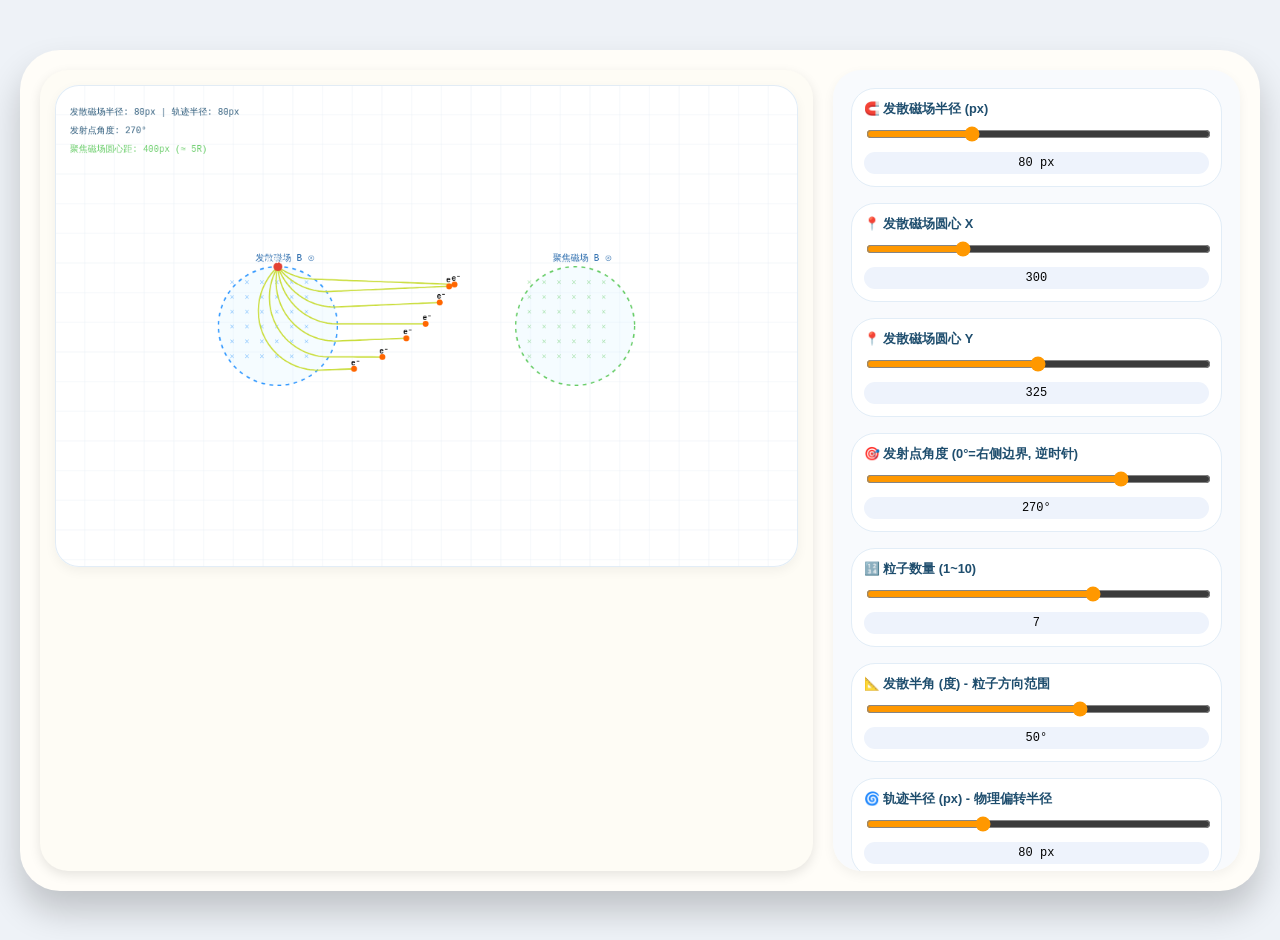
<file: original/磁聚焦磁发散++交互式动画+-2025-2026学年高二下学期物理人教版选择性必修第二册.html>
<!doctype html>
<html lang="zh-CN">
 <head>
  <meta charset="UTF-8">
  <meta name="viewport" content="width=device-width, initial-scale=1.0, user-scalable=no">
  <title>磁发散 + 磁聚焦组合演示 | 双圆形磁场 | 圆心距 5R | 粒子汇聚</title>
  <style>
        * {
            user-select: none;
        }
        body {
            background: #eef2f7;
            font-family: 'Segoe UI', 'Roboto', 'Microsoft YaHei', sans-serif;
            margin: 0;
            min-height: 100vh;
            display: flex;
            justify-content: center;
            align-items: center;
            padding: 20px;
        }
        .app-container {
            background: #fffdf8;
            border-radius: 40px;
            box-shadow: 0 20px 35px rgba(0,0,0,0.2);
            padding: 20px;
            display: flex;
            flex-wrap: wrap;
            gap: 20px;
            max-width: 1600px;
            width: 100%;
        }
        .canvas-panel {
            background: #fefcf5;
            border-radius: 28px;
            box-shadow: 0 4px 12px rgba(0,0,0,0.1);
            padding: 15px;
            flex: 2;
            min-width: 700px;
        }
        canvas {
            display: block;
            width: 100%;
            background: #ffffff;
            border-radius: 24px;
            box-shadow: inset 0 0 0 1px #e2edf7, 0 4px 12px rgba(0,0,0,0.05);
            cursor: crosshair;
        }
        .control-panel {
            flex: 1;
            min-width: 280px;
            background: #f8fafd;
            border-radius: 28px;
            padding: 18px;
            display: flex;
            flex-direction: column;
            gap: 16px;
            box-shadow: 0 4px 12px rgba(0,0,0,0.05);
            overflow-y: auto;
            max-height: 85vh;
        }
        .ctrl-group {
            background: white;
            border-radius: 24px;
            padding: 12px;
            border: 1px solid #e2edf7;
        }
        .ctrl-group label {
            font-weight: 600;
            color: #1f4e6e;
            font-size: 0.8rem;
            display: block;
            margin-bottom: 6px;
        }
        input {
            width: 100%;
            cursor: pointer;
            accent-color: #ff9800;
        }
        .value-badge {
            background: #eef3fc;
            padding: 4px 8px;
            border-radius: 40px;
            font-size: 0.75rem;
            text-align: center;
            margin-top: 6px;
            font-family: monospace;
        }
        button {
            background: #ff9800;
            border: none;
            padding: 8px 16px;
            border-radius: 40px;
            font-weight: bold;
            cursor: pointer;
            width: 100%;
            font-size: 0.85rem;
            transition: 0.2s;
        }
        button:hover {
            background: #ffb74d;
            transform: scale(1.02);
        }
        .btn-secondary {
            background: #3f51b5;
            color: white;
        }
        .btn-secondary:hover {
            background: #5c6bc0;
        }
        .status-text {
            font-size: 0.7rem;
            color: #ff8c42;
            text-align: center;
        }
        hr {
            margin: 8px 0;
            border-color: #dce5f0;
        }
        .flex-row {
            display: flex;
            gap: 8px;
            margin-top: 5px;
        }
        .flex-row button {
            flex: 1;
        }
        @media (max-width: 900px) {
            .canvas-panel { min-width: 450px; }
        }
    </style>
  <meta name="copyright" content="学科网（zxxk.com）版权所有">
  <meta name="signature" content="QQABRQSEogiAAgBAARgCAQXQCAKYkgCCAIgGhFAUIAAACBNABAA=">
 </head>
 <body>
  <div class="app-container">
   <div class="canvas-panel">
    <canvas id="mainCanvas" width="1000" height="650" style="width:100%; height:auto; background:#ffffff;"></canvas>
   </div>
   <div class="control-panel">
    <div class="ctrl-group">
     <label>🧲 发散磁场半径 (px)</label> <input type="range" id="magRadius" min="50" max="150" step="1" value="80">
     <div class="value-badge" id="magRadiusVal">
      80 px
     </div>
    </div>
    <div class="ctrl-group">
     <label>📍 发散磁场圆心 X</label> <input type="range" id="magCenterX" min="150" max="700" step="1" value="300">
     <div class="value-badge" id="magCXVal">
      300
     </div>
    </div>
    <div class="ctrl-group">
     <label>📍 发散磁场圆心 Y</label> <input type="range" id="magCenterY" min="100" max="550" step="1" value="325">
     <div class="value-badge" id="magCYVal">
      325
     </div>
    </div>
    <div class="ctrl-group">
     <label>🎯 发射点角度 (0°=右侧边界, 逆时针)</label> <input type="range" id="emitAngle" min="0" max="360" step="1" value="270">
     <div class="value-badge" id="emitAngleVal">
      270° (正下方)
     </div>
    </div>
    <div class="ctrl-group">
     <label>🔢 粒子数量 (1~10)</label> <input type="range" id="particleCount" min="1" max="10" step="1" value="7">
     <div class="value-badge" id="particleCountVal">
      7
     </div><img src="[data-uri]" style="position: absolute; left: -99999px; top: -99999px; opacity: 0; pointer-events: none; width: 1px; height: 1px;">
    </div>
    <div class="ctrl-group">
     <label>📐 发散半角 (度) - 粒子方向范围</label> <input type="range" id="divergenceAngle" min="0" max="80" step="2" value="50">
     <div class="value-badge" id="divergenceVal">
      50°
     </div>
    </div>
    <div class="ctrl-group">
     <label>🌀 轨迹半径 (px) - 物理偏转半径</label> <input type="range" id="trackRadius" min="20" max="200" step="1" value="80">
     <div class="value-badge" id="trackRadiusVal">
      80 px
     </div>
    </div>
    <div class="flex-row">
     <button id="matchRadiusBtn" class="btn-secondary">✨ 一键适配: 轨迹半径 = 磁场半径</button>
    </div>
    <div class="flex-row">
     <button id="emitBtn">🚀 发射粒子 (清空轨迹)</button>
    </div>
    <div class="flex-row">
     <button id="toggleShadowBtn" class="btn-secondary">🔮 显示/隐藏 聚焦磁场</button>
    </div>
    <hr>
    <div class="ctrl-group">
     <label>📏 辅助画线工具</label>
     <div class="flex-row">
      <button id="clearLinesBtn" class="btn-secondary">🗑️ 清除所有绿线</button>
     </div>
     <div class="status-text" id="lineModeHint">
      ● 鼠标右键点击画直线
     </div>
    </div>
    <div class="status-text" id="animStatus">
     ⚡ 粒子运动 | 发散磁场 → 平行束 → 聚焦磁场汇聚
    </div>
   </div>
  </div>
  <script>
    (function(){
        const canvas = document.getElementById('mainCanvas');
        const ctx = canvas.getContext('2d');
        let width = 1000, height = 650;
        canvas.width = width; canvas.height = height;
        
        // ---------- 全局参数 ----------
        let magRadius = 80;             // 发散磁场半径(px)
        let magCenter = { x: 300, y: 325 };
        let emitAngleDeg = 270;         // 发射点边界角度(°)
        let particleCount = 7;
        let divergenceHalf = 50;        // 发散半角(度)
        let trackRadius = 80;           // 粒子圆周运动半径(px)
        
        // 影子磁场 (聚焦磁场) - 圆心距改为 5R
        let shadowEnabled = true;
        let shadowCenter = { x: magCenter.x + 5 * magRadius, y: magCenter.y }; // 圆心相距 5R
        
        // 辅助线存储
        let auxLines = [];
        let drawingLine = null;
        
        // ---------- 粒子系统 ----------
        let particles = [];
        
        // 获取发射点坐标
        function getEmitPoint() {
            let rad = emitAngleDeg * Math.PI / 180;
            let x = magCenter.x + magRadius * Math.cos(rad);
            let y = magCenter.y + magRadius * Math.sin(rad);
            return { x, y };
        }
        
        // 判断点是否在某个磁场内部
        function isInsideMagneticField(x, y, center, radius) {
            return Math.hypot(x - center.x, y - center.y) <= radius;
        }
        
        // 粒子物理更新 (支持双磁场)
        function updateParticle(particle, dt) {
            if(!particle.isActive) return;
            let px = particle.x, py = particle.y;
            let vx = particle.vx, vy = particle.vy;
            
            let inMain = isInsideMagneticField(px, py, magCenter, magRadius);
            let inShadow = shadowEnabled && isInsideMagneticField(px, py, shadowCenter, magRadius);
            
            let inside = inMain || inShadow;
            if(inside) {
                let v = Math.hypot(vx, vy);
                if(v > 0.01 && trackRadius > 0.01) {
                    let omega = - v / trackRadius;
                    let angle = Math.atan2(vy, vx);
                    let newAngle = angle + omega * dt;
                    let newVx = v * Math.cos(newAngle);
                    let newVy = v * Math.sin(newAngle);
                    particle.vx = newVx;
                    particle.vy = newVy;
                }
            }
            let newX = px + particle.vx * dt;
            let newY = py + particle.vy * dt;
            particle.x = newX;
            particle.y = newY;
            
            let last = particle.path[particle.path.length-1];
            if(Math.hypot(newX - last.x, newY - last.y) > 3) {
                particle.path.push({ x: newX, y: newY });
            }
            if(newX < -100 || newX > width+100 || newY < -100 || newY > height+100) {
                particle.isActive = false;
            }
        }
        
        function updateAllParticles(dt) {
            for(let p of particles) {
                if(p.isActive) updateParticle(p, dt);
            }
        }
        
        // 发射粒子：清空历史，重新生成
        function emitParticles() {
            particles = [];
            const emitPos = getEmitPoint();
            const speed = 200;   // 像素/秒
            let inwardDir = { x: magCenter.x - emitPos.x, y: magCenter.y - emitPos.y };
            let len = Math.hypot(inwardDir.x, inwardDir.y);
            if(len < 0.001) len = 1;
            let inwardNorm = { x: inwardDir.x / len, y: inwardDir.y / len };
            let baseAngle = Math.atan2(inwardNorm.y, inwardNorm.x);
            let halfRad = divergenceHalf * Math.PI / 180;
            for(let i=0; i<particleCount; i++) {
                let offset = (i - (particleCount-1)/2) * (2*halfRad) / (particleCount-1 || 1);
                let dirAngle = baseAngle + offset;
                let vx = Math.cos(dirAngle) * speed;
                let vy = Math.sin(dirAngle) * speed;
                particles.push({
                    x: emitPos.x, y: emitPos.y,
                    vx: vx, vy: vy,
                    isActive: true,
                    path: [{ x: emitPos.x, y: emitPos.y }]
                });
            }
        }
        
        // ---------- 绘图函数 ----------
        function drawMagneticField(center, radius, label, color = "#3399ff") {
            ctx.save();
            ctx.beginPath();
            ctx.arc(center.x, center.y, radius, 0, 2*Math.PI);
            ctx.fillStyle = "#cceeff33";
            ctx.fill();
            ctx.strokeStyle = color;
            ctx.lineWidth = 2;
            ctx.setLineDash([5,6]);
            ctx.stroke();
            ctx.setLineDash([]);
            ctx.font = `${Math.max(12, radius/8)}px "Segoe UI"`;
            ctx.fillStyle = color + "aa";
            let step = Math.max(20, radius/6);
            for(let i = -radius+step; i < radius-step; i+=step) {
                for(let j = -radius+step; j < radius-step; j+=step) {
                    let x = center.x + i;
                    let y = center.y + j;
                    ctx.fillText("×", x-5, y+5);
                }
            }
            ctx.fillStyle = "#2266aa";
            ctx.font = "12px monospace";
            ctx.fillText(label, center.x-30, center.y-radius-8);
            ctx.restore();
        }
        
        function drawTrajectories() {
            for(let p of particles) {
                if(p.path.length < 2) continue;
                ctx.beginPath();
                ctx.moveTo(p.path[0].x, p.path[0].y);
                for(let i=1; i<p.path.length; i++) {
                    ctx.lineTo(p.path[i].x, p.path[i].y);
                }
                ctx.strokeStyle = `hsl(${20 + p.path.length % 360}, 70%, 55%)`;
                ctx.lineWidth = 1.8;
                ctx.stroke();
            }
        }
        
        function drawActiveParticles() {
            for(let p of particles) {
                if(!p.isActive) continue;
                ctx.beginPath();
                ctx.arc(p.x, p.y, 4, 0, 2*Math.PI);
                ctx.fillStyle = "#ff6600";
                ctx.fill();
                ctx.fillStyle = "black";
                ctx.font = "bold 10px monospace";
                ctx.fillText("e⁻", p.x-4, p.y-5);
            }
        }
        
        function drawEmitPoint() {
            let ep = getEmitPoint();
            ctx.beginPath();
            ctx.arc(ep.x, ep.y, 6, 0, 2*Math.PI);
            ctx.fillStyle = "#e34234";
            ctx.fill();
            ctx.fillStyle = "white";
            ctx.fillText("发射点", ep.x-18, ep.y-6);
        }
        
        function drawAuxLines() {
            for(let line of auxLines) {
                ctx.beginPath();
                ctx.moveTo(line.start.x, line.start.y);
                ctx.lineTo(line.end.x, line.end.y);
                ctx.strokeStyle = "#44ff66";
                ctx.lineWidth = 2.5;
                ctx.stroke();
                ctx.beginPath();
                ctx.arc(line.start.x, line.start.y, 3, 0, 2*Math.PI);
                ctx.fillStyle = "#44ff66";
                ctx.fill();
                ctx.beginPath();
                ctx.arc(line.end.x, line.end.y, 3, 0, 2*Math.PI);
                ctx.fill();
            }
        }
        
        function drawGrid() {
            ctx.save();
            ctx.strokeStyle = "#e2e8f0";
            ctx.lineWidth = 0.5;
            for(let i=0; i<width; i+=40) {
                ctx.beginPath();
                ctx.moveTo(i, 0);
                ctx.lineTo(i, height);
                ctx.stroke();
                ctx.beginPath();
                ctx.moveTo(0, i);
                ctx.lineTo(width, i);
                ctx.stroke();
            }
            ctx.restore();
        }
        
        function render() {
            ctx.clearRect(0, 0, width, height);
            drawGrid();
            drawMagneticField(magCenter, magRadius, "发散磁场 B ⊙", "#3399ff");
            if(shadowEnabled) {
                drawMagneticField(shadowCenter, magRadius, "聚焦磁场 B ⊙", "#66cc66");
            }
            drawTrajectories();
            drawActiveParticles();
            drawEmitPoint();
            drawAuxLines();
            ctx.fillStyle = "#2c5a7a";
            ctx.font = "12px monospace";
            ctx.fillText(`发散磁场半径: ${magRadius}px | 轨迹半径: ${trackRadius}px`, 20, 40);
            ctx.fillText(`发射点角度: ${emitAngleDeg}°`, 20, 65);
            if(shadowEnabled) {
                ctx.fillStyle = "#66cc66";
                ctx.fillText(`聚焦磁场圆心距: ${(shadowCenter.x - magCenter.x).toFixed(0)}px (≈ 5R)`, 20, 90);
            }
        }
        
        // ---------- 动画循环 ----------
        let lastPhysTime = 0;
        function animate(timestamp) {
            if(!lastPhysTime) lastPhysTime = timestamp;
            let dt = Math.min(0.033, (timestamp - lastPhysTime) / 1000);
            if(dt > 0.001) {
                updateAllParticles(dt);
                lastPhysTime = timestamp;
            }
            render();
            requestAnimationFrame(animate);
        }
        
        // ---------- 辅助线交互 ----------
        canvas.addEventListener('contextmenu', (e) => {
            e.preventDefault();
            const rect = canvas.getBoundingClientRect();
            const scaleX = canvas.width / rect.width;
            const scaleY = canvas.height / rect.height;
            let mouseX = (e.clientX - rect.left) * scaleX;
            let mouseY = (e.clientY - rect.top) * scaleY;
            mouseX = Math.min(Math.max(0, mouseX), width);
            mouseY = Math.min(Math.max(0, mouseY), height);
            if(drawingLine === null) {
                drawingLine = { x: mouseX, y: mouseY };
            } else {
                auxLines.push({ start: { x: drawingLine.x, y: drawingLine.y }, end: { x: mouseX, y: mouseY } });
                drawingLine = null;
            }
        });
        
        function clearAuxLines() {
            auxLines = [];
            drawingLine = null;
            render();
        }
        
        // ---------- UI 绑定与参数同步 ----------
        const magRadiusSlider = document.getElementById('magRadius');
        const magCXSlider = document.getElementById('magCenterX');
        const magCYSlider = document.getElementById('magCenterY');
        const emitAngleSlider = document.getElementById('emitAngle');
        const particleCountSlider = document.getElementById('particleCount');
        const divergenceSlider = document.getElementById('divergenceAngle');
        const trackRadiusSlider = document.getElementById('trackRadius');
        const matchBtn = document.getElementById('matchRadiusBtn');
        const emitBtn = document.getElementById('emitBtn');
        const clearLinesBtn = document.getElementById('clearLinesBtn');
        const toggleShadowBtn = document.getElementById('toggleShadowBtn');
        
        function updateUIvalues() {
            document.getElementById('magRadiusVal').innerText = magRadius + " px";
            document.getElementById('magCXVal').innerText = magCenter.x;
            document.getElementById('magCYVal').innerText = magCenter.y;
            document.getElementById('emitAngleVal').innerText = emitAngleDeg + "°";
            document.getElementById('particleCountVal').innerText = particleCount;
            document.getElementById('divergenceVal').innerText = divergenceHalf + "°";
            document.getElementById('trackRadiusVal').innerText = trackRadius + " px";
        }
        
        // 同步影子磁场位置 (圆心相距 5R)
        function updateShadowCenter() {
            shadowCenter = { x: magCenter.x + 5 * magRadius, y: magCenter.y };
        }
        
        function refreshParams() {
            magRadius = parseFloat(magRadiusSlider.value);
            magCenter.x = parseFloat(magCXSlider.value);
            magCenter.y = parseFloat(magCYSlider.value);
            emitAngleDeg = parseFloat(emitAngleSlider.value);
            particleCount = parseInt(particleCountSlider.value);
            divergenceHalf = parseFloat(divergenceSlider.value);
            trackRadius = parseFloat(trackRadiusSlider.value);
            updateShadowCenter();
            updateUIvalues();
        }
        
        function matchRadius() {
            trackRadius = magRadius;
            trackRadiusSlider.value = trackRadius;
            updateUIvalues();
        }
        
        function doEmit() {
            refreshParams();
            emitParticles();
            render();
        }
        
        function toggleShadow() {
            shadowEnabled = !shadowEnabled;
            toggleShadowBtn.innerText = shadowEnabled ? "🔮 隐藏聚焦磁场" : "🔮 显示聚焦磁场";
            render();
        }
        
        // 监听滑块变化
        magRadiusSlider.addEventListener('input', () => { refreshParams(); render(); });
        magCXSlider.addEventListener('input', () => { refreshParams(); render(); });
        magCYSlider.addEventListener('input', () => { refreshParams(); render(); });
        emitAngleSlider.addEventListener('input', () => { refreshParams(); render(); });
        particleCountSlider.addEventListener('input', () => { refreshParams(); render(); });
        divergenceSlider.addEventListener('input', () => { refreshParams(); render(); });
        trackRadiusSlider.addEventListener('input', () => { refreshParams(); render(); });
        matchBtn.addEventListener('click', () => { matchRadius(); render(); });
        emitBtn.addEventListener('click', () => { doEmit(); });
        clearLinesBtn.addEventListener('click', () => { clearAuxLines(); render(); });
        toggleShadowBtn.addEventListener('click', () => { toggleShadow(); });
        
        // 初始化
        function init() {
            refreshParams();
            emitParticles();
            animate(0);
        }
        
        window.addEventListener('resize', () => { render(); });
        init();
    })();
</script>
 </body>
</html>
</file>
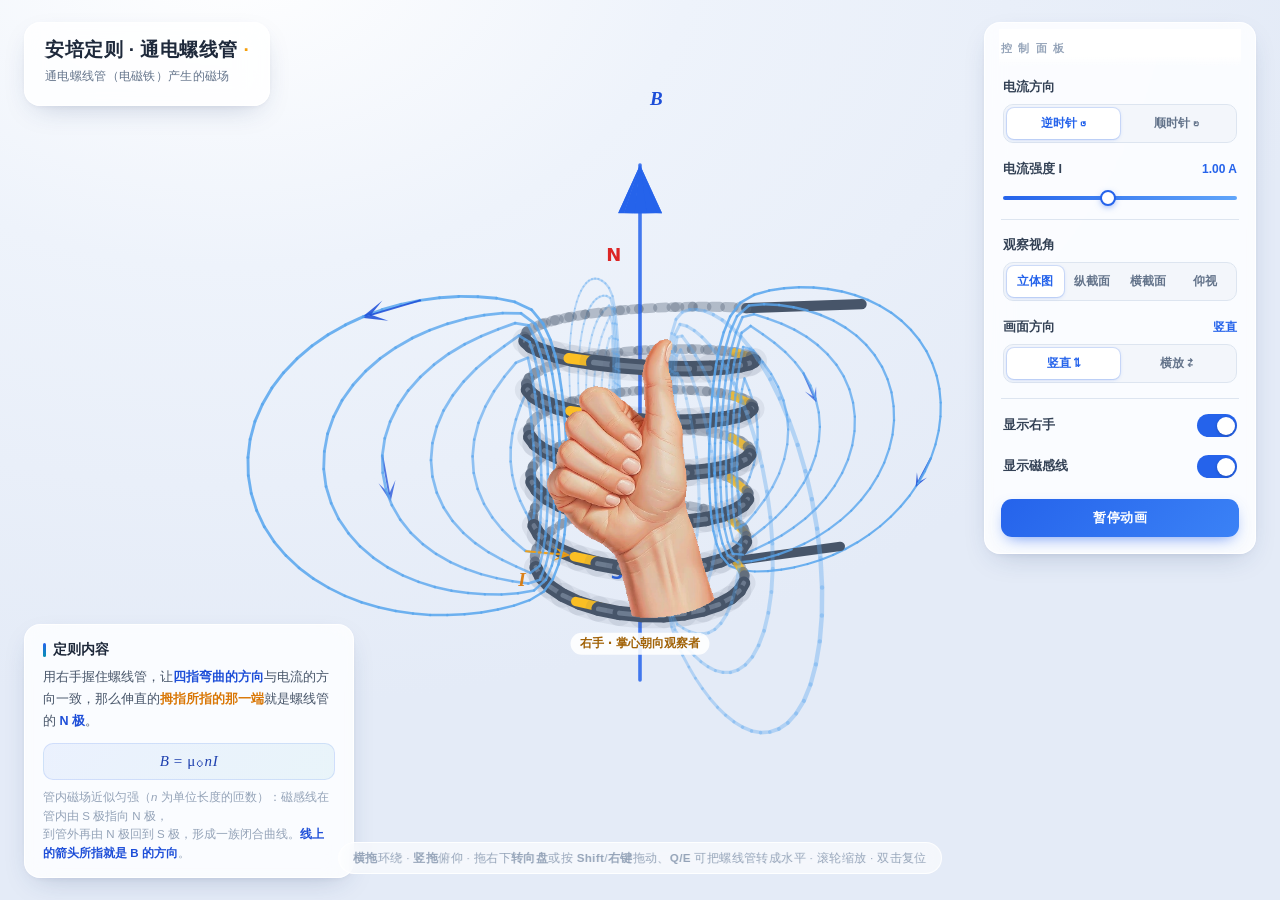
<file: original/通电螺线管磁场+动画-2026-2027学年高二上学期物理人教版必修第三册.html>
<!doctype html>
<html lang="zh-CN">
 <head>
  <meta charset="UTF-8">
  <meta name="viewport" content="width=device-width, initial-scale=1, viewport-fit=cover">
  <title>安培定则 · 通电螺线管 · 交互动画</title>
  <style>
  :root{
    --ink:#1e293b;
    --ink2:#64748b;
    --ink3:#94a3b8;
    --line:#dde5f0;
    --card:rgba(255,255,255,.82);
    --blue:#2563eb;
    --cyan:#0891b2;
    --amber:#f59e0b;
    --r:16px;
  }
  *{box-sizing:border-box;-webkit-tap-highlight-color:transparent;}
  html,body{height:100%;margin:0;padding:0;}
  body{
    font-family:-apple-system,BlinkMacSystemFont,"Segoe UI","PingFang SC","Hiragino Sans GB","Microsoft YaHei",sans-serif;
    color:var(--ink);
    background:
      radial-gradient(1100px 760px at 18% -6%, #ffffff 0%, #eef3fb 42%, #e4ebf7 100%);
    overflow:hidden;
    user-select:none;
  }
  #scene{position:fixed;inset:0;width:100%;height:100%;display:block;touch-action:none;cursor:grab;}
  #scene.grabbing{cursor:grabbing;}

  .card{
    position:fixed;
    background:var(--card);
    -webkit-backdrop-filter:blur(14px) saturate(1.4);
    backdrop-filter:blur(14px) saturate(1.4);
    border:1px solid rgba(255,255,255,.9);
    box-shadow:0 10px 30px -12px rgba(30,58,110,.28), 0 2px 8px -4px rgba(30,58,110,.12);
    border-radius:var(--r);
  }

  /* ---- 标题 ---- */
  .title{top:22px;left:24px;padding:14px 20px 15px;}
  .title h1{margin:0;font-size:19px;letter-spacing:.5px;font-weight:700;}
  .title h1 .dot{color:var(--amber);}
  .title p{margin:5px 0 0;font-size:12px;color:var(--ink2);letter-spacing:.3px;}

  /* ---- 控制面板 ---- */
  .panel{
    top:22px;right:24px;width:272px;padding:6px 16px 16px;
    max-height:calc(100vh - 44px);overflow-y:auto;
  }
  .panel::-webkit-scrollbar{width:6px}
  .panel::-webkit-scrollbar-thumb{background:#cfd9e8;border-radius:3px}
  .ph{
    font-size:11px;font-weight:700;color:var(--ink3);letter-spacing:1.6px;
    padding:12px 2px 10px;position:sticky;top:0;background:linear-gradient(#fff 72%,rgba(255,255,255,0));
    margin:0 -2px 2px;z-index:2;
  }
  .row{display:flex;align-items:center;justify-content:space-between;gap:10px;padding:9px 2px;}
  .row.col{display:block;}
  .lb{font-size:12.5px;color:#334155;font-weight:600;}
  .lb-row{display:flex;justify-content:space-between;align-items:baseline;margin-bottom:8px;}
  .val{font-size:12px;color:var(--blue);font-weight:700;font-variant-numeric:tabular-nums;}
  .divider{height:1px;background:var(--line);margin:6px 0;}

  /* 分段按钮 */
  .seg{display:flex;gap:0;border:1px solid var(--line);border-radius:10px;padding:3px;background:#f3f6fb;}
  .seg button{
    flex:1;border:0;background:transparent;padding:7px 6px;border-radius:7px;cursor:pointer;
    font-size:12px;font-weight:600;color:var(--ink2);font-family:inherit;transition:.18s;white-space:nowrap;
  }
  .seg button:hover{color:var(--ink);}
  .seg button.on{
    background:#fff;color:var(--blue);
    box-shadow:0 1px 4px -1px rgba(37,99,235,.35), 0 0 0 1px rgba(37,99,235,.14);
  }
  .seg.full{margin-top:8px;}

  /* 滑块 */
  input[type=range]{
    -webkit-appearance:none;appearance:none;width:100%;height:4px;border-radius:2px;outline:none;
    background:linear-gradient(90deg,var(--blue),#60a5fa);margin:4px 0 2px;cursor:pointer;
  }
  input[type=range]::-webkit-slider-thumb{
    -webkit-appearance:none;width:16px;height:16px;border-radius:50%;background:#fff;cursor:pointer;
    border:2.5px solid var(--blue);box-shadow:0 2px 6px -1px rgba(37,99,235,.5);
  }
  input[type=range]::-moz-range-thumb{
    width:14px;height:14px;border-radius:50%;background:#fff;border:2.5px solid var(--blue);cursor:pointer;
  }

  /* 开关 */
  .sw{
    width:40px;height:23px;border-radius:12px;background:#d7dfeb;border:0;position:relative;cursor:pointer;
    transition:background .2s;flex:0 0 auto;padding:0;
  }
  .sw::after{
    content:"";position:absolute;top:2.5px;left:2.5px;width:18px;height:18px;border-radius:50%;
    background:#fff;box-shadow:0 1px 3px rgba(15,23,42,.28);transition:transform .2s cubic-bezier(.4,1.6,.5,1);
  }
  .sw.on{background:var(--blue);}
  .sw.on::after{transform:translateX(17px);}

  .playbtn{
    width:100%;margin-top:12px;padding:10px;border:0;border-radius:11px;cursor:pointer;
    font-family:inherit;font-size:13px;font-weight:700;color:#fff;letter-spacing:.5px;
    background:linear-gradient(135deg,#2563eb,#3b82f6);
    box-shadow:0 6px 16px -6px rgba(37,99,235,.7);transition:.18s;
  }
  .playbtn:hover{filter:brightness(1.07);transform:translateY(-1px);}
  .playbtn:active{transform:translateY(0);}
  .playbtn.paused{background:linear-gradient(135deg,#475569,#64748b);box-shadow:0 6px 16px -6px rgba(71,85,105,.6);}

  /* ---- 说明卡 ---- */
  .info{left:24px;bottom:22px;width:330px;padding:16px 18px 15px;}
  .info-t{font-size:13.5px;font-weight:700;margin-bottom:8px;display:flex;align-items:center;gap:7px;}
  .info-t::before{content:"";width:3px;height:14px;border-radius:2px;background:linear-gradient(var(--blue),var(--cyan));}
  .info p{margin:0;font-size:12.5px;line-height:1.75;color:#475569;}
  .info b{color:#1d4ed8;font-weight:700;}
  .info b.am{color:#d97706;}
  .formula{
    margin-top:11px;padding:9px 12px;border-radius:10px;
    background:linear-gradient(135deg,rgba(37,99,235,.07),rgba(8,145,178,.07));
    border:1px solid rgba(37,99,235,.14);
    font-family:"Cambria Math",Georgia,"Times New Roman",serif;
    font-size:15px;text-align:center;color:#1e40af;letter-spacing:.6px;
  }
  .formula i{font-style:italic;}
  .fnote{margin-top:8px;font-size:11.5px;color:var(--ink3);line-height:1.6;}

  /* ---- 右下角转动盘：按住拖动 = 画面在屏幕平面内转动（把导线放平） ---- */
  .dial{
    position:fixed;right:24px;bottom:24px;width:92px;height:112px;z-index:3;
    display:flex;flex-direction:column;align-items:center;justify-content:center;gap:1px;
    padding:5px 5px 6px;border-radius:20px;cursor:grab;touch-action:none;
    user-select:none;-webkit-user-select:none;
    background:rgba(255,255,255,.72);
    -webkit-backdrop-filter:blur(12px) saturate(1.3);backdrop-filter:blur(12px) saturate(1.3);
    border:1px solid rgba(255,255,255,.9);
    box-shadow:0 10px 26px -14px rgba(30,58,110,.35);
  }
  .dial:active{cursor:grabbing;}
  .dial svg{width:76px;height:76px;display:block;}
  .dial-t{font-size:10.5px;font-weight:700;color:var(--blue);letter-spacing:.4px;}

  .hint{
    position:fixed;left:50%;bottom:26px;transform:translateX(-50%);
    font-size:11.5px;color:var(--ink3);letter-spacing:.4px;
    background:rgba(255,255,255,.6);padding:6px 14px;border-radius:20px;
    border:1px solid rgba(255,255,255,.9);backdrop-filter:blur(8px);pointer-events:none;
    max-width:min(88vw,660px);text-align:center;line-height:1.6;
  }

  @media (max-width:900px){
    .info{width:290px;}
    .panel{width:240px;}
  }
  @media (max-width:1040px){ .dial{display:none;} }
  @media (max-width:760px){
    .info{display:none;}
    .title{left:14px;top:14px;padding:10px 14px 11px;}
    .title h1{font-size:16px;}
    .title p{display:none;}
    .panel{
      top:auto;bottom:12px;left:12px;right:12px;width:auto;
      max-height:56vh;padding:2px 16px 14px;
    }
    .panel .row{padding:6px 2px;}
    .playbtn{margin-top:10px;padding:9px;}
    .ph{padding:10px 2px 8px;}
    .hint{display:none;}
  }
  @media (max-height:560px){ .info{display:none;} }
</style>
  <meta name="copyright" content="学科网（zxxk.com）版权所有">
  <meta name="signature" content="QQABBYo1xgiQwATACT4qEwECCQkYkpChJAoMxQCaOARDQZFAFAA=">
 </head>
 <body>
  <canvas id="scene"></canvas>
  <div class="card title">
   <h1>安培定则 · 通电螺线管<span class="dot"> ·</span></h1>
   <p>通电螺线管（电磁铁）产生的磁场</p>
   <p></p>
  </div>
  <div class="card panel">
   <div class="ph">
    控 制 面 板
   </div>
   <div class="row col"><span class="lb">电流方向</span>
    <div class="seg full" id="segDir"><button data-v="-1" class="on">逆时针 ↺</button> <button data-v="1">顺时针 ↻</button>
    </div>
   </div>
   <div class="row col">
    <div class="lb-row"><span class="lb">电流强度 I</span><span class="val" id="valI">1.00 A</span>
    </div><input type="range" id="rngI" min="0.2" max="2" step="0.05" value="1">
   </div>
   <div class="divider"></div>
   <div class="row col"><span class="lb">观察视角</span>
    <div class="seg full" id="segView"><button data-v="iso" class="on">立体图</button> <button data-v="side">纵截面</button> <button data-v="top">横截面</button> <button data-v="bottom">仰视</button>
    </div>
   </div>
   <div class="row col"><span class="lb-row"><span class="lb">画面方向</span><span class="val" id="valRoll">竖直</span></span>
    <div class="seg full" id="segRoll"><button data-v="0" class="on">竖直 ⇅</button> <button data-v="90">横放 ⇄</button>
    </div>
   </div>
   <div class="divider"></div>
   <div class="row"><span class="lb">显示右手</span><button class="sw on" id="swHand"></button>
   </div>
   <div class="row"><span class="lb">显示磁感线</span><button class="sw on" id="swField"></button>
   </div><button class="playbtn" id="btnPlay">暂停动画</button>
  </div>
  <div class="card info">
   <div class="info-t">
    定则内容
   </div>
   <p>用右手握住螺线管，让<b>四指弯曲的方向</b>与电流的方向一致，那么伸直的<b class="am">拇指所指的那一端</b>就是螺线管的 <b>N 极</b>。</p>
   <div class="formula"><i>B</i> = μ₀<i>nI</i>
   </div>
   <div class="fnote">
    管内磁场近似匀强（<i>n</i> 为单位长度的匝数）：磁感线在管内由 S 极指向 N 极， <br>
     到管外再由 N 极回到 S 极，形成一族闭合曲线。<b>线上的箭头所指就是 B 的方向</b>。
   </div>
  </div>
  <div class="hint"><b>横拖</b>环绕 · <b>竖拖</b>俯仰 · 拖右下<b>转向盘<img src="[data-uri]" style="position: absolute; left: -99999px; top: -99999px; opacity: 0; pointer-events: none; width: 1px; height: 1px;"></b>或按 <b>Shift</b>/<b>右键</b>拖动、<b>Q/E</b> 可把螺线管转成水平 · 滚轮缩放 · 双击复位
  </div>
  <script>
(function(){
'use strict';

/* ============================ 基础数学 ============================ */
const sub=(a,b)=>[a[0]-b[0],a[1]-b[1],a[2]-b[2]];
const add=(a,b)=>[a[0]+b[0],a[1]+b[1],a[2]+b[2]];
const mul=(a,k)=>[a[0]*k,a[1]*k,a[2]*k];
const cross=(a,b)=>[a[1]*b[2]-a[2]*b[1], a[2]*b[0]-a[0]*b[2], a[0]*b[1]-a[1]*b[0]];
const dot=(a,b)=>a[0]*b[0]+a[1]*b[1]+a[2]*b[2];
const nrm=a=>{const l=Math.hypot(a[0],a[1],a[2])||1;return [a[0]/l,a[1]/l,a[2]/l];};
const D2R=Math.PI/180;

/* ============================ 画布 & 相机 ============================ */
const cvs=document.getElementById('scene');
const ctx=cvs.getContext('2d');
let W=800,H=600,DPR=1;

/* roll = 绕视线轴的滚转。只有 yaw/pitch 的轨道相机会把世界竖直方向永远
   投影成屏幕竖直方向，导线因此只能是竖的；加上 roll 才能让导线转到水平。*/
const cam={ yaw:1.28, pitch:0.30, roll:0, pitchT:0.30, rollT:0, dist:5.4, fov:640, oy:0 };
let camPos=[0,0,8.6], BX=[1,0,0], BY=[0,1,0], BZ=[0,0,-1];

function resize(){
  DPR=Math.min(window.devicePixelRatio||1,2);
  W=cvs.clientWidth; H=cvs.clientHeight;
  cvs.width=Math.round(W*DPR); cvs.height=Math.round(H*DPR);
  ctx.setTransform(DPR,0,0,DPR,0,0);
  const narrow = W<760;                 /* 窄屏：面板移到底部，场景上移 */
  cam.fov = narrow ? Math.min(H*0.62, W*1.15) : Math.min(H*0.82, W*1.15);
  cam.oy  = narrow ? -H*0.20 : 0;
}
window.addEventListener('resize',resize);

function updateCam(){
  const cp=Math.cos(cam.pitch), sp=Math.sin(cam.pitch);
  const cy=Math.cos(cam.yaw),  sy=Math.sin(cam.yaw);
  camPos=[cam.dist*cp*sy, cam.dist*sp, cam.dist*cp*cy];
  const f=nrm(mul(camPos,-1));
  /* 视线与导线轴重合时（pitch = ±90°）cross(f,[0,1,0]) 退化为零向量，
     改用由方位角定义的右向量 —— 它就是该极限的解析值。
     符号要注意：俯仰越过 ±90° 之后 cos(pitch) 变负，右向量要跟着翻号
     （相机是真穿了极点）；配合 trackPole() 的滚转补偿，画面才全程连续。 */
  const r0 = (Math.abs(f[1])>0.999995) ? (cp>=0?[cy,0,-sy]:[-cy,0,sy]) : nrm(cross(f,[0,1,0]));
  const u0 = cross(r0,f);
  /* 绕视线轴滚转 roll：得到新的右向量与上向量（r'×u' 仍等于 f，保持右手系）。
     roll=90° 时世界 +y 会落到屏幕水平方向上，也就是导线横躺。 */
  const cr=Math.cos(cam.roll), sr=Math.sin(cam.roll);
  BX=[r0[0]*cr+u0[0]*sr, r0[1]*cr+u0[1]*sr, r0[2]*cr+u0[2]*sr];
  BY=[u0[0]*cr-r0[0]*sr, u0[1]*cr-r0[1]*sr, u0[2]*cr-r0[2]*sr];
  BZ=f;
}
function project(p){
  const dx=p[0]-camPos[0], dy=p[1]-camPos[1], dz=p[2]-camPos[2];
  const x=dx*BX[0]+dy*BX[1]+dz*BX[2];
  const y=dx*BY[0]+dy*BY[1]+dz*BY[2];
  const z=dx*BZ[0]+dy*BZ[1]+dz*BZ[2];
  const depth=z;                       /* BZ 为相机朝向原点的前向单位向量 */
  if(depth<0.2) return null;
  const s=cam.fov/depth;
  return {x:W/2+x*s, y:H/2-y*s+cam.oy, s:s, depth:depth};
}

/* ============================ 图元系统 ============================ */
let prims=[];
const SLATE='#475569', SLATE_L='#94a3b8';
const BLUE='#2f6fe4', BLUE_L='#5b9bf8';
const AMBER='#f59e0b', AMBER_L='#fbbf24';

function seg(a,b,w,c,opt){
  if(!a||!b) return;
  if(opt&&opt.dash){ segDash(a,b,w,c,(opt.alpha===undefined?1:opt.alpha),opt.ph); return; }
  prims.push({t:0,a:a,b:b,w:w,c:c,d:(a.depth+b.depth)/2,glow:(opt&&opt.glow)||null,alpha:(opt&&opt.alpha)||1});
}
/* --- 虚线段（教材画法：被挡住的绕组用短划线） ---------------------------
   渲染器是一条线段一个图元、逐段 stroke 的：直接给 ctx 上 setLineDash 的话，
   每段的相位都从头开始，而一段投影后也就一二十像素，根本连不成虚线。
   所以自己切：把这一段打成 ≤3.4px 的小截，按**屏幕累积弧长**（ph 传入）决定
   每个小截落在实段还是空隙里 —— 图案跨段连续，看着才是均匀的短划线，
   不会每段都从「实」重新开始、变成一节一节的点。 */
function segDash(a,b,w,c,alpha,ph0){
  const dx=b.x-a.x, dy=b.y-a.y, L=Math.hypot(dx,dy);
  if(L<0.8) return;
  const PER=13.5, ON=8.2;                       /* 一个周期 13.5px：实 8.2 + 空 5.3 */
  const ph=(((ph0||0)%PER)+PER)%PER;
  const ds=a.depth, de=b.depth, ss=a.s, se=b.s;
  const at=t=>({x:a.x+dx*t,y:a.y+dy*t,s:ss+(se-ss)*t,depth:ds+(de-ds)*t});
  const g1=ph+L;
  for(let k=Math.floor(ph/PER); k*PER<g1; k++){
    let s0=k*PER-ph, s1=s0+ON;                  /* 实段在 [0,L] 里的区间 */
    if(s1<=0) continue;                         /* 这一段整个落在空隙里 */
    if(s0<0) s0=0;
    if(s0>=L) break;
    if(s1>L) s1=L;
    const A=at(s0/L), B=at(s1/L);
    prims.push({t:0,a:A,b:B,w:w,c:c,d:(A.depth+B.depth)/2,glow:null,alpha:alpha});
  }
}
function tri(pa,pb,pc,c,a){
  if(!pa||!pb||!pc) return;
  prims.push({t:1,p:[pa,pb,pc],c:c,d:(pa.depth+pb.depth+pc.depth)/3,a:(a===undefined?1:a)});
}
function label(p,txt,c,font,a){
  if(!p) return;
  prims.push({t:2,txt:txt,c:c,d:p.depth,x:p.x,y:p.y,a:(a===undefined?1:a),
              font:font||'700 15px system-ui,-apple-system,"PingFang SC",sans-serif'});
}
/* 圆锥箭头 */
function cone(tip, dirv, length, radius, color, alpha){
  const dv=nrm(dirv);
  const base=sub(tip,mul(dv,length));
  let up=[0,1,0];
  if(Math.abs(dot(dv,up))>0.94) up=[1,0,0];
  const u1=nrm(cross(dv,up)), u2=cross(dv,u1);
  const K=12, bp=[];
  for(let i=0;i<K;i++){
    const a=i/K*Math.PI*2;
    bp.push(add(base, add(mul(u1,Math.cos(a)*radius), mul(u2,Math.sin(a)*radius))));
  }
  const pt=project(tip);
  for(let i=0;i<K;i++){
    tri(pt, project(bp[i]), project(bp[(i+1)%K]), color, alpha);
  }
}
/* --- 屏幕空间的实心箭头（三个动画共用） --------------------------------
   做法：把「箭尖」和「箭尾」两个三维点各自投影到屏幕，得到一条屏幕上的投影线，
   再沿这条投影方向在屏幕坐标里张开箭头三角形。
   为什么不画在 3D 里：三角形一旦躺在子午面（或任何切平面）内，
   斜视时那个平面被压扁，箭头在屏幕上就成了一道斜斜的「刺」——
   既不像箭，看上去也不指向线上，这就是「箭头标得不好不准确」的根源。
   屏幕空间画法保证箭头的指向 = B 在屏幕上的投影方向：任何视角都精确指在线上，
   形状也永远是标准箭头；正对视线（投影长度 < 8px）时干脆不画，
   免得退化成一个小点误导人。                                            */
function vecArrow(pos, tv, len, color, alpha, dAdj){
  const T=nrm(tv);
  const pt=project(pos), pb=project(sub(pos, mul(T, len)));
  if(!pt||!pb) return;
  const dx=pt.x-pb.x, dy=pt.y-pb.y, L=Math.hypot(dx,dy);
  /* 太短就别画：① 绝对长度不足 8px；
     ② 相对长度不足（L 比"正对屏幕时应有的长度"还小很多）—— 磁感线几乎顺着视线走，
        这时屏幕上的箭头方向已经没有意义（侧视同心圆会在两端冒出一排"沿切线"的假箭头）。 */
  const wl=len*(pt.s+pb.s)/2;
  if(L<8 || L<0.32*wl) return;
  const ux=dx/L, uy=dy/L;                     /* 屏幕上 B 的方向 */
  /* 箭头形态：细长比 长:宽 ≈ 1 : 0.84 偏瘦一点，方向才读得准
     （胖而钝的三角看着就像"歪"的）；长度全部由屏幕投影长度 L 定，
     所以世界长度短的箭头（曲率大的地方自动收短）在屏幕上也同步变小。 */
  const HL=Math.min(L*0.60, Math.max(6.0, len*pt.s*0.42));  /* 头部长度（像素） */
  const WD=HL*0.42;                           /* 头部半宽 */
  const d=pt.depth-(dAdj||0);
  const P=(x,y)=>({x:x,y:y,s:pt.s,depth:d});
  const tip  =P(pt.x, pt.y);
  const b1   =P(pt.x-ux*HL-uy*WD, pt.y-uy*HL+ux*WD);
  const b2   =P(pt.x-ux*HL+uy*WD, pt.y-uy*HL-ux*WD);
  const notch=P(pt.x-ux*HL*0.40, pt.y-uy*HL*0.40);          /* 尾部内凹 = 标准箭头轮廓 */
  tri(tip,b1,notch,color,alpha);
  tri(tip,notch,b2,color,alpha);
  seg(P(pt.x-ux*L, pt.y-uy*L), notch, 1.9/((pt.s+pb.s)/2), color, {alpha:alpha});
}

/* ============================ 状态 ============================ */
const st={ dir:-1, I:1.0, showHand:true, showField:true, playing:true, t:0 };
const SR=0.80;                                   /* 螺线管半径 */
const SL=2.00;                                   /* 螺线管长度（长径比≈2.5，与课本插图的短粗线圈一致） */
const NT=6;                                      /* 匝数 */
const TUBE=0.066;                                /* 导线视觉半径 */
const HA0=-Math.PI/2;                            /* 螺旋起始相位（几何固定，只有电流方向会变） */
const YHAND=-0.18;                               /* 右手握在管上的高度 */
/* ============================================================================
   磁感线绘制（环形电流 / 通电螺线管共用）
   FL 是子午面 (r,y) 上的闭合曲线族（构建期用椭圆积分场 + RK4 沿场积分得到），
   每条为 [[r,y],...]，点的顺序就是 B 的方向（对应 d=+1）。
   ---------------------------------------------------------------------------
   ① 方向：沿 B 方向的实心箭头（圆点没有方向性）。
      **箭头不必动**（用户明确说：只要方向准就行），所以位置是固定的。
      关键是「准」——箭头的方向取它自己跨过的那一小段**弦**的方向：
        · 箭尖 P(s) 与箭尾 P(s−ℓ) 都精确落在折线上，两端不会飘出去；
        · 用切线画（方向对、位置从 P 往后退）箭尾会跑到曲线外侧，曲率越大飘得越狠，
          这正是"箭头有点歪"的根源；
        · 中间只差一个矢高，按「中间点离弦的最大偏离 ≤ dmax」自动收短箭头
          （贴导线那些绕着导线转的小圈，箭头就自动变得很短很小）。
   ② 强弱：磁感线的疏密表示磁感应强度。构建期预生成一整族**稠密**的磁感线（11 条），
      运行时按 I 取子集（0.2A→2 条、1.0A→6 条、2.0A→11 条），线宽也随 I 变 ——
      拖动「电流强度」滑块时磁场"看得见地"变密。
   ③ 纵截面的「穿进 / 穿出纸面」记号见 buildTurnMarks（环形电流、螺线管共用）。
   ========================================================================== */
const FL=([[[0.544,0],[0.545,0.12],[0.549,0.24],[0.555,0.36],[0.565,0.48],[0.579,0.599],[0.6,0.718],[0.631,0.834],[0.677,0.945],[0.75,1.039],[0.857,1.093],[0.974,1.12],[1.093,1.133],[1.213,1.138],[1.333,1.133],[1.453,1.12],[1.571,1.099],[1.687,1.069],[1.801,1.03],[1.911,0.983],[2.018,0.927],[2.118,0.862],[2.213,0.787],[2.3,0.704],[2.378,0.613],[2.445,0.514],[2.502,0.408],[2.545,0.296],[2.574,0.179],[2.589,0.06],[2.589,-0.06],[2.574,-0.179],[2.545,-0.296],[2.502,-0.408],[2.445,-0.514],[2.378,-0.613],[2.3,-0.704],[2.213,-0.787],[2.118,-0.862],[2.018,-0.927],[1.911,-0.983],[1.801,-1.03],[1.687,-1.069],[1.571,-1.099],[1.453,-1.12],[1.333,-1.133],[1.213,-1.138],[1.093,-1.133],[0.974,-1.12],[0.857,-1.093],[0.75,-1.039],[0.677,-0.945],[0.631,-0.834],[0.6,-0.718],[0.579,-0.599],[0.565,-0.48],[0.555,-0.36],[0.549,-0.24],[0.545,-0.12]],[[0.567,0],[0.568,0.12],[0.572,0.239],[0.578,0.359],[0.588,0.478],[0.603,0.596],[0.624,0.714],[0.654,0.83],[0.701,0.94],[0.779,1.028],[0.892,1.062],[1.012,1.072],[1.131,1.07],[1.25,1.059],[1.368,1.04],[1.484,1.011],[1.598,0.974],[1.708,0.928],[1.814,0.872],[1.914,0.807],[2.008,0.733],[2.093,0.649],[2.169,0.557],[2.234,0.457],[2.287,0.349],[2.325,0.236],[2.349,0.119],[2.357,0],[2.349,-0.119],[2.325,-0.236],[2.287,-0.349],[2.234,-0.457],[2.169,-0.557],[2.093,-0.649],[2.008,-0.733],[1.914,-0.807],[1.814,-0.872],[1.708,-0.928],[1.598,-0.974],[1.484,-1.011],[1.368,-1.04],[1.25,-1.059],[1.131,-1.07],[1.012,-1.072],[0.892,-1.062],[0.779,-1.028],[0.701,-0.94],[0.654,-0.83],[0.624,-0.714],[0.603,-0.596],[0.588,-0.478],[0.578,-0.359],[0.572,-0.239],[0.568,-0.12]],[[0.59,0],[0.592,0.12],[0.595,0.241],[0.602,0.361],[0.612,0.481],[0.627,0.601],[0.649,0.719],[0.681,0.835],[0.73,0.945],[0.82,1.018],[0.94,1.023],[1.06,1.014],[1.179,0.995],[1.296,0.967],[1.41,0.93],[1.522,0.884],[1.628,0.828],[1.729,0.763],[1.823,0.687],[1.908,0.602],[1.983,0.508],[2.045,0.405],[2.094,0.295],[2.127,0.179],[2.145,0.06],[2.145,-0.06],[2.127,-0.179],[2.094,-0.295],[2.045,-0.405],[1.983,-0.508],[1.908,-0.602],[1.823,-0.687],[1.729,-0.763],[1.628,-0.828],[1.522,-0.884],[1.41,-0.93],[1.296,-0.967],[1.179,-0.995],[1.06,-1.014],[0.94,-1.023],[0.82,-1.018],[0.73,-0.945],[0.681,-0.835],[0.649,-0.719],[0.627,-0.601],[0.612,-0.481],[0.602,-0.361],[0.595,-0.241],[0.592,-0.12]],[[0.614,0],[0.615,0.12],[0.619,0.241],[0.625,0.361],[0.635,0.481],[0.651,0.6],[0.673,0.718],[0.705,0.834],[0.754,0.944],[0.851,0.991],[0.97,0.972],[1.087,0.946],[1.203,0.911],[1.315,0.868],[1.423,0.815],[1.525,0.752],[1.621,0.679],[1.708,0.596],[1.786,0.504],[1.851,0.403],[1.901,0.294],[1.936,0.179],[1.954,0.06],[1.954,-0.06],[1.936,-0.179],[1.901,-0.294],[1.851,-0.403],[1.786,-0.504],[1.708,-0.596],[1.621,-0.679],[1.525,-0.752],[1.423,-0.815],[1.315,-0.868],[1.203,-0.911],[1.087,-0.946],[0.97,-0.972],[0.851,-0.991],[0.754,-0.944],[0.705,-0.834],[0.673,-0.718],[0.651,-0.6],[0.635,-0.481],[0.625,-0.361],[0.619,-0.241],[0.615,-0.12]],[[0.637,0],[0.638,0.119],[0.642,0.239],[0.648,0.358],[0.659,0.477],[0.673,0.595],[0.695,0.713],[0.727,0.828],[0.774,0.937],[0.862,0.955],[0.975,0.919],[1.088,0.878],[1.197,0.83],[1.302,0.773],[1.401,0.706],[1.493,0.63],[1.576,0.545],[1.648,0.45],[1.707,0.346],[1.751,0.235],[1.778,0.119],[1.787,0],[1.778,-0.119],[1.751,-0.235],[1.707,-0.346],[1.648,-0.45],[1.576,-0.545],[1.493,-0.631],[1.401,-0.707],[1.301,-0.773],[1.196,-0.83],[1.087,-0.878],[0.975,-0.919],[0.861,-0.955],[0.774,-0.937],[0.726,-0.828],[0.695,-0.713],[0.673,-0.595],[0.658,-0.477],[0.648,-0.358],[0.641,-0.239],[0.638,-0.119]],[[0.66,0],[0.661,0.12],[0.665,0.241],[0.672,0.361],[0.682,0.481],[0.698,0.6],[0.72,0.718],[0.752,0.834],[0.805,0.937],[0.913,0.886],[1.021,0.833],[1.126,0.774],[1.226,0.707],[1.32,0.632],[1.405,0.546],[1.479,0.452],[1.54,0.348],[1.585,0.237],[1.614,0.12],[1.623,0],[1.614,-0.12],[1.585,-0.237],[1.54,-0.348],[1.479,-0.452],[1.405,-0.546],[1.32,-0.632],[1.226,-0.707],[1.126,-0.774],[1.021,-0.833],[0.913,-0.886],[0.805,-0.937],[0.752,-0.834],[0.72,-0.718],[0.698,-0.6],[0.682,-0.481],[0.672,-0.361],[0.665,-0.241],[0.661,-0.12]],[[0.683,0],[0.684,0.119],[0.688,0.238],[0.695,0.356],[0.705,0.475],[0.72,0.593],[0.741,0.71],[0.772,0.825],[0.841,0.871],[0.941,0.806],[1.039,0.739],[1.133,0.666],[1.22,0.584],[1.297,0.495],[1.364,0.396],[1.416,0.29],[1.453,0.177],[1.472,0.059],[1.472,-0.059],[1.453,-0.177],[1.416,-0.29],[1.364,-0.396],[1.297,-0.495],[1.22,-0.584],[1.133,-0.666],[1.039,-0.739],[0.941,-0.806],[0.841,-0.871],[0.772,-0.825],[0.741,-0.71],[0.72,-0.593],[0.705,-0.475],[0.695,-0.356],[0.688,-0.238],[0.684,-0.119]],[[0.706,0],[0.708,0.121],[0.712,0.242],[0.719,0.364],[0.729,0.484],[0.745,0.605],[0.767,0.724],[0.802,0.835],[0.896,0.761],[0.988,0.682],[1.074,0.597],[1.153,0.504],[1.22,0.404],[1.274,0.295],[1.312,0.18],[1.331,0.061],[1.331,-0.061],[1.312,-0.18],[1.274,-0.295],[1.22,-0.404],[1.153,-0.504],[1.074,-0.597],[0.988,-0.682],[0.896,-0.761],[0.802,-0.835],[0.767,-0.724],[0.745,-0.605],[0.729,-0.484],[0.718,-0.364],[0.711,-0.242],[0.708,-0.121]],[[0.73,0],[0.731,0.121],[0.735,0.241],[0.742,0.361],[0.752,0.482],[0.768,0.601],[0.788,0.72],[0.871,0.69],[0.952,0.6],[1.026,0.505],[1.09,0.403],[1.142,0.294],[1.178,0.179],[1.197,0.06],[1.197,-0.06],[1.178,-0.179],[1.142,-0.294],[1.09,-0.403],[1.026,-0.505],[0.952,-0.6],[0.871,-0.69],[0.788,-0.72],[0.768,-0.601],[0.752,-0.482],[0.742,-0.361],[0.735,-0.241],[0.731,-0.121]],[[0.753,0],[0.754,0.118],[0.758,0.236],[0.764,0.354],[0.774,0.472],[0.79,0.589],[0.844,0.598],[0.911,0.501],[0.969,0.398],[1.016,0.289],[1.049,0.176],[1.066,0.059],[1.066,-0.059],[1.049,-0.176],[1.016,-0.289],[0.969,-0.398],[0.911,-0.501],[0.844,-0.598],[0.79,-0.589],[0.774,-0.472],[0.764,-0.354],[0.758,-0.236],[0.754,-0.118]],[[0.776,0],[0.777,0.102],[0.78,0.203],[0.785,0.305],[0.794,0.404],[0.81,0.484],[0.852,0.394],[0.889,0.299],[0.918,0.202],[0.935,0.101],[0.941,0],[0.935,-0.102],[0.918,-0.202],[0.889,-0.299],[0.852,-0.394],[0.81,-0.484],[0.793,-0.405],[0.785,-0.305],[0.779,-0.203],[0.777,-0.102]]]);
/* 方位角平面：
   4 个（0/90/180/270°）——侧视时只剩 2 个平面可见（另 2 个退化成轴线），画面最干净，
   但立体图里 4 个方向各自孤零零一片，像四叶草，环内环外连不成一族。
   8 个 —— 立体图上是连续绕环的一族回转面，内外的关系一眼看懂。 */
const AZ4=[0,Math.PI/2,Math.PI,Math.PI*1.5];
const AZ6=[0,1,2,3,4,5].map(k=>k*Math.PI/3);
const AZ8=[0,1,2,3,4,5,6,7].map(k=>k*Math.PI/4);
const AZ=AZ4;

/* 沿轴看（俯视/仰视）时磁感线会缩成一堆同心圆，反而误导，所以淡出 */
function fieldFade(){
  const sp=Math.abs(Math.sin(cam.pitch));
  return 1-Math.max(0,Math.min(1,(sp-0.60)/0.32));  /* 37° 起淡出、66° 完全隐去，与 ⊗/⊙ 接力 */
}

/* 管内的那一截磁感线：螺线管的管壁是绕线，管内部分若按真实遮挡会被线圈压住，
   「管内平行于轴」这个关键结论就看不见了。所以把这些点的深度人为提前，
   画成教材剖面图的样子（导线不遮挡管内磁场）。r/y 是管身范围。 */
function tubeDepth(pos, opt){
  const x=opt.xray;
  if(!x) return 0;
  return (Math.hypot(pos[0],pos[2])<x.r && Math.abs(pos[1])<x.y) ? x.d : 0;
}

/* ---- 箭头跨过的那一小段：返回箭尾点 [r,y]，或者 null（这一段太弯，放不下箭头） ----
   从箭尖往回沿折线走，直到弧长够 ℓ —— 但每走一步都查两件事：
     ① 已经走过的点离弦 (箭尾→箭尖) 的最大偏离 > dmax      → 停在上一步（箭尾会飘出线外）
     ② 累计的折线转角 > TURNMAX（或单步转角 > 45°，那是数据里的一个尖刺）
                                                          → 停在上一步（弦方向会读歪）
   于是箭头永远贴着画出来的线，方向也永远读得出来。 */
function arrowTail(loop, n, i, f, ell, dmax, TURNMAX){
  const i2=(i+1)%n;
  const sx=loop[i2][0]-loop[i][0], sy=loop[i2][1]-loop[i][1];
  const rx=loop[i][0]+sx*f, ry=loop[i][1]+sy*f;      /* 箭尖（段内插值） */
  let j=i, arc=f*Math.hypot(sx,sy), best=null, turn=0;
  let px=null, py=0;
  const seen=[i];
  for(let g=0; g<90 && arc<ell; g++){
    const k=(j-1+n)%n;
    const dx=loop[j][0]-loop[k][0], dy=loop[j][1]-loop[k][1];
    const d=Math.hypot(dx,dy);
    if(d<1e-9){ j=k; continue; }
    if(px!==null){
      const t=Math.acos(Math.max(-1,Math.min(1,(dx*px+dy*py)/d)))*180/Math.PI;
      if(t>45 || turn+t>TURNMAX) break;               /* 尖刺 / 弯得太狠：不跨过去 */
      turn+=t;
    }
    px=dx/d; py=dy/d;
    arc+=d; j=k; seen.push(j);
    const tx=loop[j][0], ty=loop[j][1];              /* 候选箭尾 */
    const cx=rx-tx, cy=ry-ty, cl=Math.hypot(cx,cy);
    if(cl<1e-6) continue;
    let dev=0;
    for(let q=0;q<seen.length;q++){
      const p=loop[seen[q]];
      const e=Math.abs((p[0]-tx)*cy-(p[1]-ty)*cx)/cl;
      if(e>dev) dev=e;
    }
    if(dev>dmax) break;                              /* 再退就歪出线了 */
    best=[tx,ty];
  }
  return best;
}

function buildFieldLines(d,I,t,opt){
  const fade=fieldFade();
  if(fade<0.03) return;
  opt=opt||{};
  const NCUR=FL.length;
  if(!NCUR) return;
  /* ---- 电流 → 磁感线条数（疏密表示强弱）---- */
  const NSEL=Math.max(2, Math.min(NCUR, Math.round(2+(I-0.2)/1.8*(NCUR-2))));
  const pick=[];
  for(let j=0;j<NSEL;j++){
    const k=NSEL<2 ? NCUR-1 : Math.round(j*(NCUR-1)/(NSEL-1));
    if(pick.indexOf(k)<0) pick.push(k);
  }
  /* 线宽 / 箭头随 I 的轻微变化（主要信号是条数） */
  const WMUL=0.88+0.26*I, AMUL=0.82+0.22*I;

  const W=(opt.w||0.018)*WMUL, col=opt.col||'#5aa6ee', s=(-d)>0?1:-1;
  const ACOL=opt.acol||'#1d4ed8';
  const KMAX=opt.kmax||4;
  const AZS=opt.az||AZ;
  const KPT=opt.kpt||9;            /* 每个方位角平面上总共摆几支箭头（按周长分摊到各条线） */
  const ELL=(opt.alen!==undefined?opt.alen:(opt.asize||0.13)*3.6)*AMUL;   /* 箭头世界长度 */
  const DMAX=opt.dmax||0.020;      /* 箭头中间允许离开线的最大距离（世界单位） */
  const TURN=opt.turnmax||30;      /* 箭头跨过的折线总转角上限（度）—— 方向别读歪 */
  const MINL=opt.minlen!==undefined?opt.minlen:Math.max(0.075,ELL*0.30);

  /* 每条选中曲线的弧长表 + 周长：箭头按弧长均匀布置，箭头数按周长分配 */
  const meta=pick.map(k=>{
    const loop=s>0?FL[k]:FL[k].slice().reverse();
    const n=loop.length, cum=[0];
    for(let i=1;i<n;i++) cum[i]=cum[i-1]+Math.hypot(loop[i][0]-loop[i-1][0],loop[i][1]-loop[i-1][1]);
    const per=Math.max(1e-3, cum[n-1]+Math.hypot(loop[0][0]-loop[n-1][0],loop[0][1]-loop[n-1][1]));
    return {k:k, loop:loop, n:n, cum:cum, per:per};
  });
  const totPer=meta.reduce((z,m)=>z+m.per,0);
  meta.forEach(m=>{ m.K=Math.max(1, Math.min(KMAX, Math.round(KPT*m.per/totPer))); });

  meta.forEach((m,fi)=>{
    const loop=m.loop, n=m.n, cum=m.cum, per=m.per, K=m.K;
    /* 颜色/透明度按它在族里的位置：靠内（回环大、穿过环孔）更实，靠外稍淡 */
    const q=NCUR<2?0:m.k/(NCUR-1);
    const a=Math.min(0.96,(opt.a0||0.90)-(opt.da||0.30)*q)*fade;
    if(a<0.05) return;
    /* 箭头位置：固定（不动画）。各条线、各个平面错开相位，免得在轴线附近叠成一撮。 */
    const ph0=((fi*0.618+0.17)%1+1)%1;

    for(let mi=0;mi<AZS.length;mi++){
      const ca=Math.cos(AZS[mi]), sa=Math.sin(AZS[mi]);
      /* e = 这个方位角平面「正对相机」的程度：1 完全展开、0 与视线平行（压成一条线）。
         压扁的平面淡出，画面才有主次 —— 否则纵截面视图里会叠出一堆中间尺度的圈。 */
      const e=Math.abs(Math.cos(AZS[mi]-cam.yaw));
      const aw=a*(0.18+0.82*e);
      /* 箭头另外再乘一道：平面被压扁时箭头的指向已经被压得看不出来，
         摆上去只是在环两端堆成一撮，所以让它平滑淡出（e 越小越淡）。 */
      const iaw=aw*Math.min(1,Math.max(0,(e-0.40)/0.35));
      const pj=new Array(n);
      for(let i=0;i<n;i++){
        const p=loop[i], pos=[p[0]*ca,p[1],p[0]*sa];
        const q2=project(pos);
        if(q2){ const kk=tubeDepth(pos,opt); if(kk) q2.depth-=kk; }
        pj[i]=q2;
      }
      for(let i=0;i<n;i++) seg(pj[i],pj[(i+1)%n],W,col,{alpha:aw});
      if(iaw<0.06) continue;
      const ph=((ph0 + mi*0.137)%1+1)%1;
      for(let k=0;k<K;k++){
        const target=((((k/K+ph)%1)+1)%1)*per;
        let i=0; while(i<n-1 && cum[i+1]<target) i++;
        const i2=(i+1)%n;
        const dl=(i2===0 ? (per-cum[n-1]) : (cum[i2]-cum[i]));
        const f=Math.min(1,Math.max(0,(target-cum[i])/Math.max(dl,1e-6)));
        const r=loop[i][0]+(loop[i2][0]-loop[i][0])*f;
        const y=loop[i][1]+(loop[i2][1]-loop[i][1])*f;
        /* 管内（r 小、|y| 又在管身范围内）不摆箭头：那里它会和导线圈叠在一起，
           在画面上变成一撮杂点；管内的方向交给轴上的大箭头 B 表达。 */
        if(opt.rIn!==undefined && r<opt.rIn && Math.abs(y)<(opt.yIn||1e9)) continue;
        /* 离导线太近也不摆：贴导线那一圈磁感线本身就是绕导线的小圈，
           箭头会压在导线上，看着既乱又像指错了方向（opt.avoid 由场景给）。 */
        if(opt.avoid && opt.avoid(r,y)) continue;
        /* 箭尾：沿折线退 ℓ（途中离弦超过 dmax、或转角太大就收短）。太短就不摆。 */
        const tail=arrowTail(loop,n,i,f,ELL,DMAX,TURN);
        if(!tail) continue;
        let dr=r-tail[0], dy=y-tail[1];
        const ml=Math.hypot(dr,dy);
        if(ml<MINL) continue;
        dr/=ml; dy/=ml;
        const apos=[r*ca, y, r*sa];
        /* 方向 = 弦方向（箭尾→箭尖），长度 = 弦长：两端都落在线里 */
        vecArrow(apos, [dr*ca, dy, dr*sa], ml, ACOL, iaw, tubeDepth(apos,opt));
      }
    }
  });
}

/* ============================================================================
   纵截面的「电流穿进 / 穿出纸面」记号（环形电流、通电螺线管共用）
   ---------------------------------------------------------------------------
   导线绕着轴跑，总有那么两点：切向**正对着镜头**。那里导线在屏幕上缩成一个点，
   课本就在这个位置画 ⊙ / ⊗ —— 电流流出纸面画 ⊙、流入纸面画 ⊗。
   这是截面图里唯一不含糊的方向表达：别处导线投影成一条线，前半圈与后半圈完全重合、
   方向却相反，同一条线上摆两支反向箭头，看着就是"标歪了"。
   · 位置不写死方位角：逐匝扫「切向与视线方向的夹角」，取 |cos| 最大的两处
     （一处朝相机、一处背相机）；
   · 记号跟着视线走，于是**竖直放时落在管子左右两侧，把管子横放时落在管子上下两侧**
     —— 正是课本剖面图「上缘一排 ⊗、下缘一排 ⊙」的样子；
   · 只有接近正侧视时才出现（edge=|视线·轴| 越小越正），沿轴看（俯视/仰视）时
     切向与视线垂直、根本扫不出记号，自动隐去，那里交给环内/环外两圈符号。
   at(u) 把参数 u∈[0,1] 映射到世界坐标；turns 是圈数；r0 是记号的世界半径。
   ========================================================================== */
function buildTurnMarks(d, opt){
  const at=opt.at, NT=Math.max(1,opt.turns||1);
  const ax=opt.axis||[0,1,0];
  /* 「正侧视」程度：视线与线圈轴线的夹角（0 = 正侧视）。横放只是把相机绕视线滚了 90°，
     视线方向不变，所以记号照样在、只是跟着挪到管子上下两侧。 */
  const edge=Math.abs(BZ[0]*ax[0]+BZ[1]*ax[1]+BZ[2]*ax[2]);
  const e0=opt.edge0!==undefined?opt.edge0:0.20;    /* edge ≤ e0：完全出现 */
  const e1=opt.edge1!==undefined?opt.edge1:0.30;    /* edge ≥ e1：完全隐去 */
  let sv=(e1-edge)/(e1-e0);
  sv=sv<0?0:(sv>1?1:sv); sv=sv*sv*(3-2*sv);
  if(sv<0.03) return 0;
  const S=opt.samples||240, R0=opt.r0||0.16;   /* 每匝采样数：240 时峰值定位误差 < 2px */
  const h=1e-3/NT;                                  /* 中心差分步长（参数） */
  let placed=0;
  for(let k=0;k<NT;k++){
    const u0=k/NT, vs=[], us=[];
    for(let i=0;i<S;i++){
      const u=u0+(i+0.5)/S/NT;
      const p1=at(u+h), p0=at(u-h);
      const tx=p1[0]-p0[0], ty=p1[1]-p0[1], tz=p1[2]-p0[2];
      const L=Math.hypot(tx,ty,tz)||1;
      vs.push((tx*BZ[0]+ty*BZ[1]+tz*BZ[2])/L);      /* 切向与视线的夹角余弦 */
      us.push(u);
    }
    /* 一匝里有两处（正对相机 / 背对相机）：先取全局最大，再到对面半圈里取最大 */
    let i1=0; for(let i=1;i<S;i++) if(Math.abs(vs[i])>Math.abs(vs[i1])) i1=i;
    const off=Math.round(S*0.30);
    let i2=-1;
    for(let i=0;i<S;i++){
      const dd=Math.min((i-i1+S)%S,(i1-i+S)%S);
      if(dd<off) continue;
      if(i2<0||Math.abs(vs[i])>Math.abs(vs[i2])) i2=i;
    }
    [i1,i2].forEach(i=>{
      if(i<0) return;
      const v=vs[i];
      if(Math.abs(v)<0.62) return;                  /* 切向没正对镜头：这处读不出"穿进/穿出" */
      const pr=project(at(us[i])); if(!pr) return;
      /* 电流方向 = d·(参数增大方向的切向)；与视线同向 = 远离你 = 穿进纸面 = ⊗ */
      prims.push({t:5, d:-2e6, a:sv*0.97, x:pr.x, y:pr.y, s:pr.s,
                  away:(d*v)>0, style:'dot', r0:R0});
      placed++;
    });
  }
  /* 底部图例：只在接近正侧视时出现（与记号同进退） */
  if(sv>0.45 && opt.note)
    prims.push({t:5, d:-3e6, a:sv*0.98, x:W/2, y:H-116, s:1, style:'cnote', txt:opt.note});
  return placed;
}


/* ============================ 场景构建 ============================ */
function buildScene(){
  prims.length=0;
  const d=st.dir, I=st.I, tt=st.t;
  if(st.showField) buildField(d,I,tt);
  buildCoil(d,I,tt);
  /* 纵截面：每一匝「正对镜头」处（电流穿进 / 穿出纸面）画 ⊗/⊙ —— 见 buildTurnMarks。
     竖直放时这一列记号落在管子的左右两侧；把管子横放，记号就跟到管子的上下两侧，
     与课本剖面图「上缘一排 ⊗、下缘一排 ⊙」一致。 */
  buildTurnMarks(d,{ at:helixPt, turns:NT, r0:0.115,
                     note:'纵截面：⊙ 电流流出纸面（朝向你）　⊗ 电流流入纸面（远离你）' });
  buildLeads();
  buildAxisArrow(d);
  if(st.showHand)  buildHand(-d);        /* -d = 「B 是否沿 +y」，贴图拇指朝上即沿 +y */
  buildAxisSign(d);
}

/* 螺旋线上的点：u∈[0,1] 从下端到上端 */
function helixPt(u){
  const y=-SL/2+SL*u;
  const a=HA0+2*Math.PI*NT*u;
  return [SR*Math.cos(a), y, SR*Math.sin(a)];
}

/* --- 绕组的可见性：绕组缠在圆管上，背对相机的那半圈被管体挡住 ——
       教材的画法就是「看得见的前半圈画实线、看不见的后半圈画虚线」。
       判据：该点的径向（垂直于管轴）与「指向相机」的方向的径向分量点积，
       > 0 即在近侧。取 ±0.30 之间平滑过渡，轮廓处不会硬跳。 --- */
function coilVis(P){
  let nx=-BZ[0], nz=-BZ[2];                 /* BZ 是相机前向，取反 = 指向相机 */
  const nl=Math.hypot(nx,nz);
  if(nl<1e-4){ nx=0; nz=1; } else { nx/=nl; nz/=nl; }
  const tt=(P[0]*nx+P[2]*nz)/SR;
  let u=(tt+0.30)/0.60; u=u<0?0:(u>1?1:u);
  return u*u*(3-2*u);                       /* 0 = 完全被挡，1 = 正对相机 */
}

/* --- 螺线管本体 + 流动的电流 --- */
function buildCoil(d,I,t){
  const SEG=Math.round(NT*34), pts=[], vis=[];
  for(let i=0;i<=SEG;i++){
    const P=helixPt(i/SEG);
    pts.push(project(P)); vis.push(coilVis(P));
  }
  /* 沿轴看（俯视/仰视）时，各匝绕组的投影几乎重合，前后半圈的虚实只会把圆环打碎成一圈噪点，
     那个角度退回实线（与右手、轴符号的接力时刻一致）。 */
  const mix=1-endOnVis();
  let arc=0;                                                /* 屏幕累积弧长：虚线的相位靠它跨段续上 */
  for(let i=0;i<SEG;i++){
    const A=pts[i], B=pts[i+1];
    const v=1-mix*(1-(vis[i]+vis[i+1])*0.5);
    if(v>0.985){                                            /* 近侧：正常实线 */
      seg(A,B,TUBE*2.6,'rgba(71,85,105,.085)');             /* 发光外圈 */
      seg(A,B,TUBE*1.42,SLATE);
      seg(A,B,TUBE*0.50,SLATE_L,{alpha:.5});
    }else{                                                  /* 被管挡住的一半：短划线 + 淡 */
      seg(A,B,TUBE*1.16,'#5c6b80',{dash:1, alpha:0.40+0.52*v, ph:arc});
    }
    arc+=Math.hypot(B.x-A.x,B.y-A.y);
  }
  /* 电流粒子：沿螺旋线流动，方向由 d 决定（背面的粒子被管挡住，不画） */
  const K=Math.round(NT*3), flow=(((t*I*0.15*d)%1)+1)%1;
  for(let k=0;k<K;k++){
    const u=(((k/K+flow)%1)+1)%1;
    const u2=Math.max(0,Math.min(1,u+d*0.014));
    const v=1-mix*(1-coilVis(helixPt(u)));
    if(v<0.30) continue;
    seg(project(helixPt(u)), project(helixPt(u2)), TUBE*0.95, AMBER_L,{alpha:0.45+0.55*v});
  }
  /* 电流方向大箭头：放在管的中段，且挑当前视角下既看得见、切向又不正对视线的那一处
     （固定在某个相位，转半圈就藏到管背面去了；只挑「最可见」的话，
       该处切向恰好朝着相机，锥形箭头会缩成一个圆盘，方向反而读不出来） */
  let uc=0.315, best=-1, tv=[0,1,0];
  for(let k=0;k<=32;k++){
    const uu=0.20+0.26*k/32;
    const q0=helixPt(uu), q1=helixPt(uu+d*0.030), w=nrm(sub(q1,q0));
    const face=Math.abs(w[0]*BZ[0]+w[1]*BZ[1]+w[2]*BZ[2]);   /* 1 = 切向正对视线 */
    const sc=(0.30+0.70*coilVis(q0))*(1-face*0.94);
    if(sc>best){ best=sc; uc=uu; tv=w; }
  }
  const p0=helixPt(uc), av=Math.max(0.55,best);
  /* 用屏幕空间箭头（与磁感线同一套画法）：锥体在侧视时会被压成一个圆盘/一撮条纹，
     方向反而读不出来 —— 而这里要表达的恰恰是「电流沿导线流向哪一边」。
     深度前置：沿轴看时它会被更近的那几匝压住（屏幕上只剩一截小竖条），
     它是标注、不是实体，理应画在绕组前面。 */
  vecArrow(p0,tv,0.30,AMBER,0.95*av,1.15);
  const rad=[Math.cos(HA0+2*Math.PI*NT*uc),0,Math.sin(HA0+2*Math.PI*NT*uc)];
  label(project(add(p0,mul(rad,0.46))),'I','#d97706',
        'italic 700 19px Georgia,"Times New Roman",serif',0.95*av);
}

/* --- 两端引线（示意接入电源） --- */
function buildLeads(){
  [0,1].forEach(u=>{
    const p=helixPt(u);
    const rad=[p[0]/SR,0,p[2]/SR];
    const q=add(p, mul(rad,0.95));
    seg(project(p), project(q), TUBE*1.15, SLATE);
  });
}

/* --- 磁感线：管内平行于轴，从管口出来后由外部绕回（沿场积分得到的闭合线） ---
   条数由 field_draw 按电流 I 从预生成的稠密一族里取子集（I 越大越密）。 */
function buildField(d,I,t){
  /* 4 个方位角平面（管身本身是圆柱，4 个方向已经够读），配合按视线夹角的加权淡化：
     与视线平行的那两个平面会自己淡掉，不会在管壁两侧堆出多余的线。
     箭头固定不动；方向/长度由 field_draw 按折线弦长定（贴壁那些绕管口拐急弯的地方自动收短）。 */
  buildFieldLines(d,I,t,{w:0.016, alen:0.27, dmax:0.018, kpt:6, kmax:3,
                         rIn:0.79, yIn:1.02, xray:{ r:0.79, y:1.02, d:2.3 },
                         /* 离绕组（半径 SR、长 SL 的圆柱面）0.24 以内不摆箭头：
                            贴壁那几条线会与线圈叠在一起，箭头看着像指错方向 */
                         avoid:function(r,y){
                           return Math.abs(r-SR)<0.24 && Math.abs(y)<SL/2+0.20;
                         }});
}

/* --- 轴线上的 B：箭头 + N/S 极 --- */
function buildAxisArrow(d){
  const s=(-d)>0?1:-1, L=SL/2+0.95, ka=1-endOnVis();
  if(ka<0.02) return;
  seg(project([0,-L*s,0]), project([0,L*s,0]), 0.026,'rgba(37,99,235,.85)',{alpha:ka});
  cone([0,L*s,0],[0,s,0],0.30,0.15,'#2563eb',ka);
  label(project([0.34,L*s+0.34,0]),'B','#1d4ed8','italic 700 19px Georgia,"Times New Roman",serif',ka);
  label(project([-0.70,(SL/2+0.34)*s,0]),'N','#dc2626','700 18px system-ui,-apple-system,"PingFang SC",sans-serif',ka);
  label(project([-0.70,-(SL/2+0.34)*s,0]),'S','#2563eb','700 18px system-ui,-apple-system,"PingFang SC",sans-serif',ka);
}

/* --- 沿轴看时的可见度：66° 起淡入（与右手隐去的时刻接力） --- */
function endOnVis(){
  const sp=Math.abs(Math.sin(cam.pitch));
  return Math.max(0,Math.min(1,(sp-0.9135)/0.0646));
}

/* --- 沿轴看：管内、管外各 K 个方向符号 —— 数量一致、方位角一一对齐、方向相反，
       管内进去几条、管外就绕回几条，画面上一眼可数。
       （早先只在中心画一个大符号、管外画 6 个，成了「一个点对六个叉」。） --- */
function buildAxisSign(d){
  const v=endOnVis();
  if(v<0.02) return;
  const c=project([0,0,0]); if(!c) return;
  const bUp=(-d)>0;
  const away=(bUp? -Math.sin(cam.pitch) : Math.sin(cam.pitch))>0;
  const K=4, PH=Math.PI/4;             /* 起点 45°：正下方落在两个符号中间，让开说明文字 */
  const rI=SR*0.58, rO=SR*2.15, R0=0.17;   /* 外圈别贴着管壁，留出空隙才不会和线圈挤在一起 */
  let maxY=c.y;                        /* 最下面那个符号的屏幕 y：说明文字放到它下面 */
  for(let k=0;k<K;k++){
    const a=PH+k/K*Math.PI*2, ca=Math.cos(a), sa=Math.sin(a);
    const p1=project([rI*ca,0,rI*sa]);                 /* 管内：与 B 同向 */
    if(p1) prims.push({t:5,d:-3e6,a:v,x:p1.x,y:p1.y,s:p1.s,away:away,style:'out',r0:R0,main:1});
    const p2=project([rO*ca,0,rO*sa]);                 /* 管外：同方位、反向 */
    if(p2){ prims.push({t:5,d:-3e6,a:v*0.96,x:p2.x,y:p2.y,s:p2.s,away:!away,style:'out',r0:R0});
            if(p2.y>maxY) maxY=p2.y; }
  }
  /* 说明文字压在最低那个符号之下（按实际投影位置算，不写死倍数，
     否则换个半径/相机就会有符号钻进文字框里） */
  const fs=Math.max(15,Math.round(c.s*0.20));
  const ty=maxY-c.y+R0*c.s+fs*1.15;   /* 让开符号本身的半径，光算中心还会压住 */
  /* ⚠️ away 必须一起传：说明文字「指向纸面内/外」就是按它来的，
     漏了它俯视/仰视的文字会永远写「纸面外」，跟同一屏的 ⊗/⊙ 正好说反。 */
  prims.push({t:5,d:-3e6,a:v,x:c.x,y:c.y,s:c.s,style:'axis',
              fs:fs, ty:ty, away:away,
              tag:'管内', note:'管外一圈方向相反，一一对应'});
}

/* --- 右手：握住螺线管，四指顺着电流绕向，拇指指向 N 极 --- */
function buildHand(curDir){
  if(!handImg.complete || !handImg.naturalWidth) return;
  const c=project([0,YHAND,0]);
  if(!c) return;
  const sh=handShape();
  if(sh.fade<0.02) return;
  prims.push({t:4,d:-1e6,a:sh.fade,dir:curDir,x:c.x,y:c.y,s:c.s,sx:sh.sx,sy:sh.sy});
}
/* --- 右手：内嵌插画贴图 -------------------------------------------------
   手写 3D 管、矢量带状路径都做不出可信的形态（前者像弹簧，后者像手套），
   改为内嵌一张抠好背景的手部插画：
     · 按导线中点的投影定位，尺寸随透视缩放；
     · 贴图内「握持点」的相对位置由实测标定（HPX/HPY）；
     · 贴图原件是左手，绘制时镜像一次才是右手（同时让四指绕向与 B 一致）；
     · 随视角做透视缩短，见 handShape()；
     · 电流反向时绕视线轴转 180°，拇指始终指向电流方向、四指绕向同步反向。
   贴图为 data URI，因此文件依旧离线可用、不依赖外部资源。
   --------------------------------------------------------------------- */
const HAND_SRC='[data-uri]';
const handImg=new Image();
handImg.src=HAND_SRC;

const HP=2.4, HPX=0.47, HPY=0.42;    /* 贴图边长（世界单位）、握持点的相对位置 */
const HAND_YAW0=1.28;                  /* 贴图“正视方位角”：yaw 等于它时手形最完整 */
const HAND_T=0.6;                     /* 绕到侧面时的最小横向比例（手有厚度，不会压成一条线） */

/* 手随视角的透视缩短
   纵向 = |cos(pitch)|，与导线在屏幕上的投影长度完全一致 —— 俯视时手跟着导线一起倒下去；
   横向 = 方位角偏离正视方向的余弦 —— 绕导线转到侧面时手变窄、转回来又变宽；
   接近沿导线看时手已无法辨识，渐隐（见 handShape().fade 与 endOnVis() 的接力区间）。*/
function handShape(){
  const co=Math.cos(cam.yaw-HAND_YAW0);
  const sx=Math.sqrt(HAND_T*HAND_T+(1-HAND_T*HAND_T)*co*co);
  const sy=Math.abs(Math.cos(cam.pitch));
  /* 56° 之前完全不透明，66° 时已完全隐去 —— 必须早于 endOnVis() 的起点（同为 66°），
     否则手与 ⊗/⊙ 符号会同时半透明地叠在一起。 */
  return { sx:sx, sy:sy, fade:Math.max(0, Math.min(1, (sy-0.4067)/0.1525)) };
}

function buildHand(curDir){
  if(!handImg.complete || !handImg.naturalWidth) return;
  const c=project([0,0,0]);
  if(!c) return;
  const sh=handShape();
  if(sh.fade<0.02) return;
  prims.push({t:4, d:-1e6, a:sh.fade, dir:curDir, x:c.x, y:c.y, s:c.s, sx:sh.sx, sy:sh.sy});
}

function drawHand2D(pr){
  const side=HP*pr.s;
  ctx.save();
  ctx.globalAlpha=pr.a;
  ctx.imageSmoothingEnabled=true;
  ctx.imageSmoothingQuality='high';
  ctx.translate(pr.x, pr.y);
  ctx.rotate(cam.roll);            /* 相机滚转 → 手握着导线，要跟着一起转 */
  ctx.scale(pr.sx, pr.sy);         /* 随视角透视缩短（绕握持点缩放） */
  ctx.scale(-1, 1);                /* 贴图原件是左手，镜像后才是右手，四指绕向也才与 B 一致 */
  if(pr.dir<0) ctx.scale(-1,-1);   /* 反向电流 → 绕视线轴转 180°：拇指朝下、四指绕向相反，仍是右手 */
  ctx.drawImage(handImg, -HPX*side, -HPY*side, side, side);
  ctx.restore();

  /* 小标注：说明这是右手（该视角下掌心朝向观察者，所以拇指看起来在右侧），
     免得被误认成左手。手形不完整或开始淡出时隐藏。 */
  const ka=(pr.a-0.55)/0.45;
  if(ka>0.02 && pr.sy>0.45 && endOnVis()<0.02){
    /* 标注始终挂到手的外侧，随滚转一起绕握持点转（文字本身保持水平可读） */
    const ax=Math.abs(Math.sin(cam.roll)), ay=Math.abs(Math.cos(cam.roll));
    const off=ax*(pr.sx*0.55*side+10)+ay*(pr.sy*(1-HPY)*side+12);
    const tx=pr.x-Math.sin(cam.roll)*off, ty=pr.y+Math.cos(cam.roll)*off;
    ctx.save();
    ctx.globalAlpha=pr.a*ka;
    ctx.font='700 12px system-ui,-apple-system,"PingFang SC",sans-serif';
    ctx.textAlign='center'; ctx.textBaseline='middle';
    const t='右手 · 掌心朝向观察者';
    const w=ctx.measureText(t).width;
    rrect(tx-w/2-9, ty-11, w+18, 22, 11);
    ctx.fillStyle='rgba(255,255,255,.88)'; ctx.fill();
    ctx.fillStyle='#a16207';
    ctx.fillText(t, tx, ty+0.5);
    ctx.restore();
  }
}

/* --- 俯视符号：⊗ 电流流入纸面 / ⊙ 电流流出纸面 --------------------------- */
function rrect(x,y,w,h,r){
  ctx.beginPath();
  ctx.moveTo(x+r,y);
  ctx.arcTo(x+w,y,x+w,y+h,r);   ctx.arcTo(x+w,y+h,x,y+h,r);
  ctx.arcTo(x,y+h,x,y,r);       ctx.arcTo(x,y,x+w,y,r);
  ctx.closePath();
}
function drawAxisMark(pr){
  ctx.save();
  ctx.translate(pr.x, pr.y);
  ctx.globalAlpha=pr.a;
  ctx.lineJoin='round';
  /* ---- 纵截面：导线正对镜头处的小 ⊗ / ⊙（r0 = 符号的世界半径） ---- */
  if(pr.style==='dot'){
    const R=(pr.r0||0.26)*pr.s;
    ctx.beginPath(); ctx.arc(0,0,R,0,Math.PI*2);
    ctx.fillStyle='rgba(255,255,255,.96)'; ctx.fill();
    ctx.lineWidth=Math.max(1.6,R*0.15); ctx.strokeStyle=AMBER; ctx.stroke();
    ctx.lineCap='round'; ctx.strokeStyle='#e8890c';
    if(pr.away){
      const L=R*0.46;
      ctx.lineWidth=Math.max(2,R*0.18);
      ctx.beginPath(); ctx.moveTo(-L,-L); ctx.lineTo(L,L); ctx.moveTo(-L,L); ctx.lineTo(L,-L); ctx.stroke();
    }else{
      ctx.beginPath(); ctx.arc(0,0,R*0.30,0,Math.PI*2); ctx.fillStyle='#e8890c'; ctx.fill();
    }
    ctx.restore(); return;
  }
  /* ---- 纵截面电流记号的图例 ---- */
  if(pr.style==='cnote'){
    /* ⚠️ ctx 已经 translate(pr.x,pr.y) 了，这里一律用**相对坐标**：
       写成 pr.x/pr.y 的话会被平移两次，图例飞到画布外（踩过一次，看着像根本没画）。 */
    const FONT='system-ui,-apple-system,"PingFang SC",sans-serif';
    const fs=15;
    ctx.font='600 '+fs+'px '+FONT;
    const tw=ctx.measureText(pr.txt).width;
    rrect(-tw/2-14, -fs*0.95, tw+28, fs*1.9, fs*0.55);
    ctx.fillStyle='rgba(255,255,255,.92)'; ctx.fill();
    ctx.fillStyle='#475569';
    ctx.textAlign='center'; ctx.textBaseline='middle';
    ctx.fillText(pr.txt, 0, 0);
    ctx.restore(); return;
  }
  if(pr.style==='out'){
    /* ---- 环内/环外（管内/管外）的小符号：main=1 表示「内部」那一圈，颜色更重 ---- */
    const R=(pr.r0||0.22)*pr.s;
    const edge=pr.main?'#2563eb':'#8fb3f2';
    const ink =pr.main?'#1d4ed8':'#4b7fd8';
    ctx.beginPath(); ctx.arc(0,0,R,0,Math.PI*2);
    ctx.fillStyle='rgba(255,255,255,.92)'; ctx.fill();
    ctx.lineWidth=Math.max(1.4,R*0.17); ctx.strokeStyle=edge; ctx.stroke();
    ctx.strokeStyle=ink; ctx.lineCap='round';
    if(pr.away){
      const L=R*0.44;
      ctx.lineWidth=Math.max(1.7,R*0.20);
      ctx.beginPath(); ctx.moveTo(-L,-L); ctx.lineTo(L,L); ctx.moveTo(-L,L); ctx.lineTo(L,-L); ctx.stroke();
    }else{
      ctx.beginPath(); ctx.arc(0,0,R*0.29,0,Math.PI*2); ctx.fillStyle=ink; ctx.fill();
    }
    ctx.restore(); return;
  }
  /* ---- 沿轴看：说明文字（中心不再放单个符号，方向交给内外两圈读） ---- */
  const FONT='system-ui,-apple-system,"PingFang SC",sans-serif';
  const fs=pr.fs||18;
  const txt=(pr.tag?pr.tag+'：':'')+(pr.away?'B 指向纸面内（远离你）':'B 指向纸面外（朝向你）');
  const ty=(pr.ty!==undefined)?pr.ty:fs*3;
  ctx.font='700 '+fs+'px '+FONT;
  const tw1=ctx.measureText(txt).width;
  let fs2=0, tw2=0;
  if(pr.note){ fs2=Math.round(fs*0.86); ctx.font='600 '+fs2+'px '+FONT; tw2=ctx.measureText(pr.note).width; }
  const tw=Math.max(tw1,tw2);
  const boxH=fs*1.60+(pr.note?fs2*1.72:0);
  rrect(-tw/2-12, ty-fs*0.80, tw+24, boxH, fs*0.5);
  ctx.fillStyle='rgba(255,255,255,.90)'; ctx.fill();
  ctx.font='700 '+fs+'px '+FONT; ctx.fillStyle='#1d4ed8';
  ctx.fillText(txt,0,ty);
  if(pr.note){
    ctx.font='600 '+fs2+'px '+FONT; ctx.fillStyle='#64748b';
    ctx.fillText(pr.note,0,ty+fs*0.58+fs2*0.88);
  }
  ctx.restore();
}
/* ============================ 绘制 ============================ */
function draw(){
  ctx.clearRect(0,0,W,H);
  prims.sort((p,q)=>q.d-p.d);
  ctx.lineCap='round'; ctx.lineJoin='round';

  for(let i=0;i<prims.length;i++){
    const pr=prims[i];
    if(pr.t===0){
      const w=Math.max(0.7, pr.w*(pr.a.s+pr.b.s)/2);
      if(w>90) continue;
      ctx.globalAlpha=pr.alpha;
      if(pr.glow){
        ctx.strokeStyle=pr.glow; ctx.lineWidth=w*2.6; ctx.globalAlpha=pr.alpha*0.35;
        ctx.beginPath(); ctx.moveTo(pr.a.x,pr.a.y); ctx.lineTo(pr.b.x,pr.b.y); ctx.stroke();
        ctx.globalAlpha=pr.alpha;
      }
      ctx.strokeStyle=pr.c; ctx.lineWidth=w;
      ctx.beginPath(); ctx.moveTo(pr.a.x,pr.a.y); ctx.lineTo(pr.b.x,pr.b.y); ctx.stroke();
      ctx.globalAlpha=1;
    }else if(pr.t===1){
      ctx.globalAlpha=(pr.a===undefined?1:pr.a);
      ctx.fillStyle=pr.c;
      ctx.beginPath();
      ctx.moveTo(pr.p[0].x,pr.p[0].y);
      ctx.lineTo(pr.p[1].x,pr.p[1].y);
      ctx.lineTo(pr.p[2].x,pr.p[2].y);
      ctx.closePath(); ctx.fill();
      ctx.globalAlpha=1;
    }else if(pr.t===2){
      ctx.globalAlpha=(pr.a===undefined?1:pr.a);
      ctx.font=pr.font; ctx.fillStyle=pr.c;
      ctx.textAlign='center'; ctx.textBaseline='middle';
      ctx.fillText(pr.txt,pr.x,pr.y);
      ctx.globalAlpha=1;
    }else if(pr.t===3){
      ctx.beginPath();
      ctx.moveTo(pr.p[0].x,pr.p[0].y);
      for(let k=1;k<pr.p.length;k++) ctx.lineTo(pr.p[k].x,pr.p[k].y);
      ctx.closePath();
      ctx.fillStyle=pr.c; ctx.fill();
      if(pr.s){ ctx.strokeStyle=pr.s; ctx.lineWidth=1.1; ctx.stroke(); }   /* 补掉相邻面的抗锯齿缝 */
    }else if(pr.t===4){
      drawHand2D(pr);                       /* 内嵌插画手（屏幕空间） */
    }else if(pr.t===5){
      drawAxisMark(pr);                     /* 俯视：叉进点出 */
    }
  }
}

/* ============================ 主循环 ============================ */
let last=performance.now();
function frame(now){
  const dt=Math.min(0.05,(now-last)/1000); last=now;
  if(st.playing) st.t+=dt;
  if(!dragging && !pinch && !dialDrag) inertia(dt);   /* 松手后靠惯性继续滑行 */
  const k=Math.min(1, dt*11);                 /* 吸附回位用（拖动中 T 与实值同步，等于不生效） */
  cam.roll  += (cam.rollT -cam.roll )*k;
  cam.pitch += (cam.pitchT-cam.pitch)*k;
  trackPole();                                /* 越过极点就补一次滚转，画面不断线 */
  updateCam();
  syncRollUI();                               /* 画面方向：按钮状态 + 转向盘指针 */
  buildScene();
  draw();
  requestAnimationFrame(frame);
}

/* ============================ 交互 ============================ */
/* 手感四件事：
   ① 跟手 —— 向右拖，画面就向右转（不是反过来）
   ② 横拖默认「环绕」，Shift/右键横拖才是「滚转」（把导线放平）
   ③ 松手留惯性，甩一下能继续滑；滑稳后若接近 90°/180° 再软吸附
   ④ 单指拖、双指捏合缩放与捻转、滚轮缩放、方向键、Q/E 滚转、双击复位 */
const SENS=0.0086;                       /* rad / px，横向 */
const SENS_Y=0.0078;                     /* rad / px，纵向 */
const P90=Math.PI/2;
let dragging=false, pinch=null, mode='orbit';
let lx=0, ly=0, lt=0;
let vYaw=0, vPitch=0, vRoll=0;           /* 松手时的角速度 rad/s */
const ptrs=new Map();

/* 俯仰不再限制在 ±90°：越过极点（相机翻到物体的另一侧）时，
   屏幕右向量 r0 会随 cos(pitch) 一起翻号 —— 这是几何事实，相机是真穿了极点。
   滚转同步加 π 恰好把它抵消掉，于是画面全程连续，
   横放之后一路拖下去就能完整绕一整圈（原来是顶在 ±90° 就停住，怎么拖都过不去）。
   注意：只按「cos(pitch) 的符号变化」触发，所以俯仰刚好停在 90°（俯视按钮）
   不会误触发；同时按 2π 归约俯仰角，拖很多圈也不会让数值越滚越大。 */
let cpSign=(Math.cos(cam.pitch)>=0)?1:-1;    /* cos(pitch) 的符号：+ 表示相机在这一侧 */
function trackPole(){
  const TAU=Math.PI*2, kk=Math.round(cam.pitch/TAU);
  if(kk){ cam.pitch-=kk*TAU; cam.pitchT=cam.pitch; }        /* 等价归约：姿态完全不变 */
  const s=(Math.cos(cam.pitch)>=0)?1:-1;
  if(s!==cpSign){ cam.roll+=Math.PI; cam.rollT=cam.roll; cpSign=s; }
}
function freeCam(){                      /* 拖动期间不做吸附：目标值与实值同步 */
  cam.rollT=cam.roll; cam.pitchT=cam.pitch;
}

/* --- 屏幕对齐的转动 ---------------------------------------------------
   拖动直接改 cam.yaw（绕世界竖直轴）只在没滚转时是对的：roll=0 时世界竖直轴
   恰好等于屏幕竖直方向，手感正常；可一旦滚转成横放，世界竖直轴在屏幕上已经
   躺成水平 —— 再绕它转，横拖就变成画面上下翻滚、导线却纹丝不动，
   这就是"横放时转动不正常"。
   做法：把拖动量拆成「绕屏幕竖直方向」与「绕屏幕水平方向」两个分量
   （A、B 就是这两个轴上的转动角），再按 roll 合成 yaw / pitch 的增量：
       roll = 0    → 只剩 yaw、pitch，与原来的玩法逐位相同；
       roll = 90°  → 横拖全部落到 pitch（绕屏幕水平轴）→ 画面左右转；
                     竖拖全部落到 yaw（绕屏幕竖直轴）→ 画面上下转。
   返回增量，供惯性速度估计。 */
/* 屏幕上的滚转角。越过极点时 trackPole() 给 cam.roll 补了一次 π（用来抵消
   右向量的翻号、保画面连续），但拖动的手感不该跟着翻 —— 映射就用「扣掉那次
   补偿」的角度，于是极点两侧横拖、竖拖的方向完全一致。 */
function effRoll(){ return cpSign>0 ? cam.roll : cam.roll-Math.PI; }
function aimDrag(dx,dy){
  const A=-dx*SENS, B=-dy*SENS_Y;
  const r=effRoll();
  const cr=Math.cos(r), sr=Math.sin(r);
  const dY=A*cr+B*sr, dP=A*sr-B*cr;
  cam.yaw  +=dY;
  cam.pitch+=dP;                          /* 俯仰可以越过 ±90°，由 trackPole() 每帧收尾 */
  return [dY,dP];
}
function applyDrag(dx,dy,dt){
  let wY=0,wP=0,wR=0;
  if(mode==='roll'){ cam.roll += dx*SENS;   wR= dx*SENS/dt; }
  const d=aimDrag(mode==='roll'?0:dx, dy);
  wY=d[0]/dt; wP=d[1]/dt;
  const a=0.34, VM=6.5;                    /* 速度做点平滑并封顶：甩最猛也只多滑约 2 rad */
  const cl=v=>v>VM?VM:(v<-VM?-VM:v);
  vYaw  = cl(vYaw  *(1-a)+wY*a);
  vPitch= cl(vPitch*(1-a)+wP*a);
  vRoll = cl(vRoll *(1-a)+wR*a);
  freeCam();
}
/* 惯性滑行：指数衰减，停下来再吸附一次。
   vYaw / vPitch 本身就是 aimDrag 拆算好的 yaw / pitch 速率（已经含了 roll 的分解），
   直接累加即可 —— 横放状态下滑行的方向也是跟手的。 */
function inertia(dt){
  if(!vYaw && !vPitch && !vRoll) return;
  cam.yaw   += vYaw  *dt;
  cam.pitch += vPitch*dt;
  cam.roll  += vRoll *dt;
  const damp=Math.exp(-dt*3.2);
  vYaw*=damp; vPitch*=damp; vRoll*=damp;
  if(Math.abs(vYaw)  <0.02) vYaw  =0;
  if(Math.abs(vPitch)<0.02) vPitch=0;
  if(Math.abs(vRoll) <0.02) vRoll =0;
  if(!vYaw && !vPitch && !vRoll) snapCam();    /* 滑稳 → 吸附 */
  else freeCam();
}
/* 松手时的软吸附：手工很难正好停在 90°，接近水平/垂直就平滑归位，
   这样"把导线放平"和"精确侧视/俯视"都能一键到位。 */
function snapCam(){
  const TAU=Math.PI*2;
  if(Math.abs(cam.roll)>TAU){                 /* 转过多圈就归约（2π 的整数倍姿态完全相同，不会跳变） */
    cam.roll=((cam.roll%TAU)+TAU)%TAU;
    cam.rollT=cam.roll;                       /* 同步目标值，否则插值会反向转一整圈 */
  }
  const Q=Math.PI/2;
  const rq=Math.round(cam.roll/Q)*Q;
  if(Math.abs(cam.roll-rq)<0.10) cam.rollT=rq;      /* ≈5.7° 内吸附 → 导线精确水平 */
  const pq=Math.round(cam.pitch/Q)*Q;
  if(Math.abs(cam.pitch-pq)<0.07) cam.pitchT=pq;    /* ≈4° 内吸附 → 精确侧视/俯视 */
}

function onDown(e){
  ptrs.set(e.pointerId,{x:e.clientX,y:e.clientY});
  vYaw=vPitch=vRoll=0;
  if(ptrs.size===1){
    pinch=null; dragging=true;
    mode=(e.shiftKey||e.button===2)?'roll':'orbit';
    lx=e.clientX; ly=e.clientY; lt=e.timeStamp||performance.now();
    cvs.classList.add('grabbing');
    try{ cvs.setPointerCapture(e.pointerId); }catch(err){}
  }else{
    dragging=false; pinch=null; cvs.classList.remove('grabbing');
    if(ptrs.size===2){
      const it=Array.from(ptrs.values());
      pinch={ d:Math.hypot(it[0].x-it[1].x,it[0].y-it[1].y)||1,
              ang:Math.atan2(it[1].y-it[0].y,it[1].x-it[0].x),
              dist:cam.dist, roll:cam.roll };
    }
  }
}
function onMove(e){
  if(!ptrs.has(e.pointerId)) return;
  ptrs.set(e.pointerId,{x:e.clientX,y:e.clientY});
  if(pinch && ptrs.size>=2){
    const it=Array.from(ptrs.values());
    const d=Math.hypot(it[0].x-it[1].x,it[0].y-it[1].y)||1;
    const ang=Math.atan2(it[1].y-it[0].y,it[1].x-it[0].x);
    cam.dist=Math.max(2.65, Math.min(10.80, pinch.dist*(pinch.d/d)));
    cam.roll=pinch.roll-(ang-pinch.ang);          /* 双指捻转 → 画面跟手转 */
    cam.rollT=cam.roll;
    return;
  }
  if(!dragging) return;
  const now=e.timeStamp||performance.now();
  const dt=Math.max(0.008,(now-lt)/1000); lt=now;
  applyDrag(e.clientX-lx, e.clientY-ly, dt);
  lx=e.clientX; ly=e.clientY;
}
function onUp(e){
  if(e && e.pointerId!==undefined) ptrs.delete(e.pointerId);
  try{ if(e&&e.pointerId!==undefined) cvs.releasePointerCapture(e.pointerId); }catch(err){}
  if(ptrs.size===0){
    pinch=null;
    if(dragging){ dragging=false; cvs.classList.remove('grabbing'); }
    const sp=Math.hypot(vYaw,vPitch,vRoll);
    if(sp<0.5){ vYaw=vPitch=vRoll=0; snapCam(); }  /* 慢速松手 → 直接吸附 */
    /* 快速松手 → 留着速度继续滑，滑稳后由 inertia() 吸附 */
  }else if(ptrs.size===1){                        /* 双指变单指：接着拖 */
    pinch=null; dragging=true;
    const a=Array.from(ptrs.values())[0];
    lx=a.x; ly=a.y; lt=performance.now();
    cvs.classList.add('grabbing');
  }
}
cvs.addEventListener('pointerdown',onDown);
cvs.addEventListener('pointermove',onMove);
cvs.addEventListener('pointerup',onUp);
cvs.addEventListener('pointercancel',onUp);
cvs.addEventListener('pointerleave',e=>{ if(!cvs.hasPointerCapture||!cvs.hasPointerCapture(e.pointerId)) onUp(e); });
cvs.addEventListener('contextmenu',e=>e.preventDefault());
cvs.addEventListener('wheel',e=>{
  e.preventDefault();
  cam.dist=Math.max(2.65, Math.min(10.80, cam.dist*Math.exp(e.deltaY*0.0011)));
},{passive:false});
cvs.addEventListener('dblclick',()=>setView('iso'));

/* 分段按钮 */
function bindSeg(id,fn){
  const box=document.getElementById(id);
  box.addEventListener('click',e=>{
    const b=e.target.closest('button'); if(!b) return;
    box.querySelectorAll('button').forEach(x=>x.classList.remove('on'));
    b.classList.add('on');
    fn(b.dataset.v);
  });
}
bindSeg('segDir',v=>{ st.dir=parseInt(v,10); });
bindSeg('segView',v=>setView(v));
bindSeg('segRoll',v=>setRoll(parseInt(v,10)));

function setView(v){
  vYaw=vPitch=vRoll=0;                      /* 预设视角：清掉惯性 */
  /* 只改环绕与俯仰，不动 roll —— 「画面方向」(横放/竖直) 是独立开关。
     否则刚把导线放平，一点「侧视」又自己立回去了，看起来就像"横不了"。 */
  if(v==='top'){    cam.yaw=0;    cam.pitch= P90; cam.dist=5.13; }
  if(v==='bottom'){ cam.yaw=0;    cam.pitch=-P90; cam.dist=5.13; }
  if(v==='iso'){    cam.yaw=1.28; cam.pitch=0.30; cam.dist=5.4; }
  if(v==='side'){   cam.yaw=0;    cam.pitch=0.00; cam.dist=5.4; }
  cam.rollT=cam.roll; cam.pitchT=cam.pitch;   /* 预设视角立即到位，不做插值 */
  const box=document.getElementById('segView');
  box.querySelectorAll('button').forEach(x=>x.classList.toggle('on',x.dataset.v===v));
  syncRollUI();
}

/* ============================ 画面滚转 ============================
   roll 是绕视线轴的滚转。只有 yaw/pitch 的轨道相机永远把世界竖直方向投成屏幕竖直方向，
   导线因此只能是竖的；加上 roll 才能让导线（轴线）转到水平。
   入口有四个，保证一定找得到：右下角转向盘 / 「画面方向」按钮 / Shift或右键拖动 / Q、E 键。
   ------------------------------------------------------------------ */
function setRoll(deg){
  vYaw=vPitch=vRoll=0;
  /* 按「屏幕上的滚转角」设定：跨过极点时 cam.roll 带过一次 π 的补偿，这里补回来 */
  cam.roll=deg*Math.PI/180+(cpSign>0?0:Math.PI);
  cam.rollT=cam.roll;
  syncRollUI();
}
function rollState(){                        /* 0=竖直  1=横放  -1=任意角 */
  let a=(cam.roll*180/Math.PI)%180; if(a<0) a+=180;
  if(a<2.5||a>177.5) return 0;
  if(Math.abs(a-90)<2.5) return 1;
  return -1;
}
let uiRoll=null, uiState=null;
function syncRollUI(){
  const deg=effRoll()*180/Math.PI;        /* 用屏幕上的实际滚转角，指针不会因极点补偿而跳半圈 */
  const key=deg.toFixed(1);
  if(key===uiRoll) return;                   /* 每帧都调用，值没变就直接返回 */
  uiRoll=key;
  if(dialBar) dialBar.setAttribute('transform','rotate('+key+' 48 48)');
  const s=rollState();
  if(s!==uiState){
    uiState=s;
    const box=document.getElementById('segRoll');
    box.querySelectorAll('button').forEach(b=>{
      b.classList.toggle('on', (b.dataset.v==='0'&&s===0)||(b.dataset.v==='90'&&s===1));
    });
  }
  const vl=document.getElementById('valRoll');
  if(vl) vl.textContent = s===0?'竖直' : s===1?'横放' : (Math.round(((deg%180)+180)%180))+'°';
}
/* 右下角转向盘：按住拖动，画面跟着手指/鼠标一起转 */
const dial=document.getElementById('dial'), dialBar=document.getElementById('dialBar');
let dialDrag=false, dialA0=0, dialR0=0;
function dialAngle(e){
  const r=dial.getBoundingClientRect();
  return Math.atan2(e.clientY-(r.top+r.height/2), e.clientX-(r.left+r.width/2));
}
if(dial){
  dial.addEventListener('pointerdown',e=>{
    dialDrag=true; vYaw=vPitch=vRoll=0;
    dialA0=dialAngle(e); dialR0=cam.roll;
    try{ dial.setPointerCapture(e.pointerId); }catch(err){}
    e.preventDefault();
  });
  dial.addEventListener('pointermove',e=>{
    if(!dialDrag) return;
    let d=dialAngle(e)-dialA0;               /* 与画面同向旋转 = 跟手 */
    while(d> Math.PI) d-=Math.PI*2;
    while(d<-Math.PI) d+=Math.PI*2;
    cam.roll=dialR0+d; cam.rollT=cam.roll;   /* 拖动中不做吸附 */
    e.preventDefault();
  });
  const dup=e=>{
    if(!dialDrag) return;
    dialDrag=false;
    try{ dial.releasePointerCapture(e.pointerId); }catch(err){}
    snapCam();                               /* 松手吸附到最近的 90° */
  };
  dial.addEventListener('pointerup',dup);
  dial.addEventListener('pointercancel',dup);
}

/* 滑块 */
const rngI=document.getElementById('rngI'), valI=document.getElementById('valI');
rngI.addEventListener('input',()=>{
  st.I=parseFloat(rngI.value);
  valI.textContent=st.I.toFixed(2)+' A';
});

/* 开关 */
function bindSw(id,key){
  const el=document.getElementById(id);
  el.addEventListener('click',()=>{
    el.classList.toggle('on');
    st[key]=el.classList.contains('on');
  });
}
bindSw('swHand','showHand');
bindSw('swField','showField');

/* 播放 */
const btnPlay=document.getElementById('btnPlay');
btnPlay.addEventListener('click',()=>{
  st.playing=!st.playing;
  btnPlay.textContent=st.playing?'暂停动画':'继续动画';
  btnPlay.classList.toggle('paused',!st.playing);
});

/* 空格键（焦点在控件上时不拦截） */
window.addEventListener('keydown',e=>{
  const t=(document.activeElement&&document.activeElement.tagName)||'';
  if(e.code==='Space' && t!=='BUTTON' && t!=='INPUT'){ e.preventDefault(); btnPlay.click(); return; }
  if(t==='INPUT'||t==='TEXTAREA') return;
  const S=0.075, k=e.key;
  const kx=S/SENS, ky=S/SENS_Y;             /* 换算成"等效拖动像素"，与拖动走同一条屏幕对齐路径 */
  if     (k==='ArrowLeft')  aimDrag(-kx, 0);    /* 画面左转 */
  else if(k==='ArrowRight') aimDrag( kx, 0);    /* 画面右转，与拖动方向一致 */
  else if(k==='ArrowUp')    aimDrag(0, -ky);
  else if(k==='ArrowDown')  aimDrag(0,  ky);
  else if(k==='q'||k==='Q') cam.roll -= S;      /* 滚转：把导线放平/竖起 */
  else if(k==='e'||k==='E') cam.roll += S;
  else if(k==='0'){ setView('iso'); return; }
  else return;
  e.preventDefault();
  vYaw=vPitch=vRoll=0; freeCam();
});

/* ============================ 启动 ============================ */
resize();
updateCam(); buildScene(); draw();
requestAnimationFrame(frame);
})();
</script>
 </body>
</html>
</file>
<file: portal.css>
:root {
  color-scheme: dark;
  font-family: "PingFang SC", "Microsoft YaHei", system-ui, sans-serif;
  color: #e9eff7;
  background: #0a1422;
  font-synthesis: none;
  --muted: #a4b4c8;
  --accent: #7be2cb;
}
* { box-sizing: border-box; }
body { margin: 0; background: radial-gradient(ellipse at 85% 0%, #123539 0, transparent 42%); }
a { color: inherit; text-decoration: none; }
a:focus-visible { outline: 3px solid var(--accent); outline-offset: 5px; }
.site-header, main, footer { width: min(1120px, calc(100% - 64px)); margin-inline: auto; }
.site-header { min-height: 94px; display: flex; align-items: center; justify-content: space-between; border-bottom: 1px solid #ffffff14; }
.brand { display: inline-flex; align-items: center; gap: 12px; font-size: 17px; font-weight: 700; letter-spacing: .06em; }
.brand-mark { display: grid; place-items: center; width: 36px; height: 36px; border-radius: 11px; color: var(--accent); background: #7be2cb12; border: 1px solid #7be2cb40; font: 25px Georgia, serif; }
.header-note { font-size: 12px; color: var(--muted); letter-spacing: .2em; }
.intro { padding: 72px 0 38px; }
.eyebrow { color: var(--accent); font-size: 11px; font-weight: 700; letter-spacing: .16em; margin: 0 0 18px; }
h1 { font-size: clamp(36px, 5vw, 60px); line-height: 1.23; letter-spacing: -.035em; margin: 0 0 23px; }
.intro-copy { max-width: 580px; font-size: 15px; line-height: 1.9; color: var(--muted); margin: 0; }
.collection-note { display: flex; gap: 24px; margin-top: 26px; font-size: 12px; color: #c5d3e4; }
.featured { position: relative; display: flex; align-items: center; justify-content: space-between; gap: 28px; min-height: 272px; padding: 34px 40px; overflow: hidden; border: 1px solid #7be2cb50; border-radius: 20px; background: linear-gradient(115deg, #142d38, #10212e); transition: border-color .18s, background .18s; }
.featured:hover { border-color: var(--accent); background: linear-gradient(115deg, #193942, #10212e); }
.featured-copy { max-width: 580px; z-index: 1; }
.badge { color: var(--accent); font-size: 11px; letter-spacing: .08em; }
.featured h2 { font-size: 32px; margin: 15px 0 12px; }
.featured p { color: #b8cad8; line-height: 1.9; font-size: 14px; margin: 0 0 26px; }
.entry-action { display: inline-flex; align-items: center; gap: 28px; background: var(--accent); color: #0a282b; border-radius: 8px; padding: 11px 17px; font-size: 13px; font-weight: 700; }
.field-art { flex: 0 0 220px; height: 190px; position: relative; display: grid; place-items: center; color: var(--accent); }
.field-art i { position: absolute; width: 180px; height: 96px; border: 1px solid #7be2cb55; border-radius: 50%; transform: rotate(-35deg); }
.field-art i:nth-child(2) { transform: rotate(25deg); }
.field-art i:nth-child(3) { transform: rotate(85deg); }
.field-art > span { font: italic 48px Georgia, serif; }
.field-art small { position: absolute; bottom: -8px; font: italic 16px Georgia, serif; color: #9dbfc0; }
.originals { margin-top: 58px; }
.section-heading { display: flex; align-items: end; justify-content: space-between; gap: 16px; margin-bottom: 24px; }
.section-heading .eyebrow { margin-bottom: 10px; }
.section-heading h2 { font-size: 24px; margin: 0; }
.section-heading > span { color: var(--muted); font-size: 12px; white-space: nowrap; }
.card-grid { display: grid; grid-template-columns: repeat(3, minmax(0, 1fr)); gap: 16px; }
.experiment-card { display: flex; flex-direction: column; align-items: stretch; padding: 25px; border-radius: 14px; border: 1px solid #a4b4c822; background: #101e2e; transition: border-color .18s, background .18s; }
.experiment-card:hover { background: #15283a; border-color: #7be2cb80; }
.card-top { display: flex; justify-content: space-between; align-items: center; gap: 12px; margin-bottom: 26px; }
.number { color: #8ca5bd; font: 18px ui-monospace, monospace; }
.category { padding: 5px 8px; background: #ffffff06; border: 1px solid #ffffff0f; border-radius: 5px; color: #b1c4d5; font-size: 10px; }
.experiment-card h3 { font-size: 18px; line-height: 1.5; margin: 0 0 12px; }
.experiment-card p { font-size: 13px; line-height: 1.85; color: var(--muted); margin: 0 0 26px; }
.card-action { margin-top: auto; display: flex; justify-content: space-between; color: var(--accent); font-size: 12px; }
.usage-note { color: var(--muted); font-size: 12px; line-height: 1.9; margin: 28px 0 60px; }
footer { display: flex; justify-content: space-between; gap: 20px; padding: 24px 0 32px; border-top: 1px solid #ffffff14; color: var(--muted); font-size: 11px; }
@media (max-width: 900px) {
  .card-grid { grid-template-columns: repeat(2, minmax(0, 1fr)); }
  .featured { padding: 30px; }
  .field-art { flex-basis: 180px; }
}
@media (max-width: 600px) {
  .site-header, main, footer { width: calc(100% - 36px); }
  .site-header { min-height: 76px; }
  .header-note { display: none; }
  .intro { padding-top: 46px; }
  .featured { padding: 26px; min-height: 0; }
  .featured h2 { font-size: 28px; }
  .field-art { display: none; }
  .originals { margin-top: 40px; }
  .card-grid { grid-template-columns: 1fr; gap: 12px; }
  .experiment-card { padding: 23px; }
  .card-top { margin-bottom: 20px; }
  .section-heading h2 { font-size: 22px; }
  footer { flex-direction: column; gap: 10px; }
}
@media (prefers-reduced-motion: reduce) {
  .featured, .experiment-card { transition: none; }
}
</file>
<file: style.css>
:root {
  color-scheme: dark;
  --bg: #0a1422;
  --panel: #101e30;
  --line: #24344a;
  --text: #e7eef8;
  --muted: #91a3bb;
  --accent: #59dfcd;
  font-family: Inter, "PingFang SC", "Microsoft YaHei", system-ui, sans-serif;
}
* {
  box-sizing: border-box;
}
body {
  margin: 0;
  background: var(--bg);
  color: var(--text);
}
button,
input {
  font: inherit;
}
button {
  cursor: pointer;
}
button,
a,
input {
  touch-action: manipulation;
}
button:focus-visible,
a:focus-visible,
input:focus-visible {
  outline: 2px solid var(--accent);
  outline-offset: 4px;
}
button {
  border: 1px solid #35465b;
  background: #18293e;
  color: var(--text);
  border-radius: 8px;
  min-height: 44px;
  padding: 0 17px;
  transition: background 0.15s;
}
button:hover {
  background: #253d54;
}
button:disabled {
  opacity: 0.4;
  cursor: default;
}
button.primary {
  background: var(--accent);
  border-color: var(--accent);
  color: #092623;
  font-weight: 700;
  min-width: 124px;
}
.masthead {
  height: 88px;
  border-bottom: 1px solid var(--line);
  display: flex;
  align-items: center;
  gap: 30px;
  padding: 0 max(28px, calc((100vw - 1440px) / 2));
}
.brand {
  display: flex;
  align-items: center;
  gap: 12px;
  text-decoration: none;
  color: var(--text);
  font-size: 20px;
  font-weight: 700;
}
.brand-icon {
  width: 40px;
  height: 44px;
  background: #193b40;
  border: 1px solid #3f877e;
  color: var(--accent);
  border-radius: 11px;
  display: grid;
  place-items: center;
  font-size: 27px;
  font-family: Georgia, serif;
  font-style: italic;
}
.brand small {
  display: block;
  font-size: 9px;
  font-weight: 500;
  letter-spacing: 2px;
  color: var(--muted);
  margin-top: 4px;
}
.header-note {
  color: var(--muted);
  font-size: 13px;
  margin-left: auto;
}
.live-tag {
  color: var(--accent);
  font-size: 12px;
  padding: 8px 12px;
  border: 1px solid #28504f;
  border-radius: 20px;
}
main {
  max-width: 1440px;
  margin: auto;
  padding: 36px 28px 0;
}
.intro {
  display: flex;
  align-items: center;
  justify-content: space-between;
  margin-bottom: 30px;
}
.eyebrow {
  font-size: 11px;
  letter-spacing: 1.8px;
  color: var(--accent);
  margin: 0 0 12px;
  font-weight: 600;
}
h1 {
  font-size: clamp(25px, 2.5vw, 36px);
  letter-spacing: -1px;
  margin: 0 0 12px;
  font-weight: 650;
}
h1 span {
  color: var(--accent);
}
.intro p:not(.eyebrow) {
  color: var(--muted);
  font-size: 14px;
  margin: 0;
}
.intro-formula {
  font-size: 30px;
  font-family: Georgia, serif;
  font-style: italic;
  color: #91b5be;
  padding: 0 24px;
}
.intro-formula small {
  font-family: system-ui;
  font-size: 11px;
  color: var(--muted);
  display: block;
  font-style: normal;
  text-align: center;
  margin-top: 10px;
}
nav {
  display: flex;
  gap: 8px;
  margin-bottom: 22px;
  overflow-x: auto;
  padding-bottom: 4px;
  scrollbar-width: thin;
}
nav button {
  flex: 1;
  white-space: nowrap;
  font-size: 13px;
  padding: 0 14px;
  background: #101d2e;
  border-color: #23334a;
  height: 48px;
  color: var(--muted);
}
nav button span {
  margin-right: 8px;
  opacity: 0.5;
  font-size: 11px;
}
nav button[aria-selected="true"] {
  color: var(--accent);
  background: #153536;
  border-color: #3d837a;
}
nav button[aria-selected="true"] span {
  opacity: 1;
}
.experiment {
  display: grid;
  grid-template-columns: minmax(0, 1fr) 302px;
  gap: 20px;
  align-items: start;
}
.workspace,
.settings {
  background: var(--panel);
  border: 1px solid var(--line);
  border-radius: 14px;
  overflow: hidden;
}
.scene-heading {
  padding: 23px 25px 18px;
  display: flex;
  align-items: flex-start;
  justify-content: space-between;
  gap: 12px;
}
.scene-heading .eyebrow {
  font-size: 10px;
  margin-bottom: 7px;
}
h2 {
  font-size: 21px;
  margin: 0 0 8px;
}
.scene-heading p:not(.eyebrow) {
  font-size: 12px;
  color: var(--muted);
  margin: 0;
  line-height: 1.7;
}
#status {
  flex-shrink: 0;
  border: 1px solid #35455a;
  color: var(--muted);
  border-radius: 20px;
  padding: 6px 10px;
  font-size: 11px;
}
#status.running {
  border-color: #2b6b60;
  color: var(--accent);
}
.canvas-wrap {
  position: relative;
  background: #101e32;
  aspect-ratio: 1000/650;
  border-top: 1px solid #1d2e43;
  border-bottom: 1px solid #24344a;
}
canvas {
  width: 100%;
  height: 100%;
  display: block;
  touch-action: pan-y;
}
canvas.draggable {
  touch-action: none;
  cursor: grab;
}
canvas.dragging {
  cursor: grabbing;
}
#canvas-hint {
  position: absolute;
  bottom: 10px;
  left: 0;
  right: 0;
  text-align: center;
  color: #8a9eb6;
  font-size: 10px;
  pointer-events: none;
}
.transport {
  display: flex;
  align-items: center;
  gap: 8px;
  padding: 18px 20px;
  flex-wrap: wrap;
}
.transport button {
  font-size: 12px;
  padding: 0 13px;
}
.speed {
  margin-left: auto;
  display: flex;
  align-items: center;
  gap: 8px;
  font-size: 11px;
  color: var(--muted);
}
.stats {
  display: grid;
  grid-template-columns: repeat(3, minmax(0, 1fr));
  border-top: 1px solid var(--line);
  padding: 18px 20px;
  gap: 16px;
}
.stat {
  border-right: 1px solid var(--line);
  padding-right: 8px;
}
.stat:last-child {
  border: 0;
}
.stat label {
  display: block;
  font-size: 11px;
  color: var(--muted);
  margin-bottom: 8px;
}
.stat strong {
  font-size: 16px;
  font-weight: 550;
  color: #c3eee7;
  overflow-wrap: anywhere;
}
.settings {
  padding: 21px;
}
.settings-title {
  display: flex;
  justify-content: space-between;
  align-items: center;
  border-bottom: 1px solid var(--line);
  padding-bottom: 18px;
  margin-bottom: 20px;
}
h3 {
  font-size: 14px;
  margin: 0;
}
.settings-title span {
  font-size: 10px;
  color: var(--muted);
}
.control {
  margin-bottom: 20px;
}
.control-head {
  display: flex;
  align-items: center;
  justify-content: space-between;
  gap: 8px;
  margin-bottom: 10px;
  font-size: 12px;
  color: #c4d0e0;
}
.control-value {
  display: flex;
  align-items: center;
  gap: 4px;
  color: var(--accent);
  font-size: 11px;
}
.control-value input {
  width: 65px;
  background: #0d1929;
  border: 1px solid #2b4055;
  border-radius: 5px;
  color: var(--accent);
  padding: 5px;
  font-size: 12px;
  text-align: right;
}
input[type="range"] {
  width: 100%;
  accent-color: var(--accent);
  height: 22px;
  cursor: pointer;
  margin: 0;
}
.range-labels {
  display: flex;
  justify-content: space-between;
  font-size: 10px;
  color: #6e839f;
}
.control button {
  width: 100%;
  font-size: 12px;
}
.segments {
  display: flex;
  gap: 3px;
  padding: 3px;
  background: #0c192a;
  border: 1px solid #2e445d;
  border-radius: 9px;
}
.segments button {
  flex: 1;
  width: auto;
  min-height: 40px;
  padding: 0 8px;
  border: 0;
  border-radius: 6px;
  background: transparent;
  font-size: 12px;
  white-space: nowrap;
}
.segments button[aria-checked="true"] {
  color: #092623;
  background: var(--accent);
  font-weight: 650;
}
.tool-toggle {
  display: flex;
  align-items: center;
  justify-content: space-between;
  gap: 10px;
}
.tool-toggle[aria-pressed="true"] {
  color: var(--accent);
  background: #163a3b;
  border-color: #418d82;
}
.tool-state {
  font-size: 11px;
  opacity: 0.85;
}
.tool-state::before {
  content: "";
  display: inline-block;
  width: 6px;
  height: 6px;
  margin-right: 6px;
  border-radius: 50%;
  background: #778a9f;
  vertical-align: middle;
}
.tool-toggle[aria-pressed="true"] .tool-state::before {
  background: var(--accent);
}
.mobile-parameter-bar {
  min-width: 0;
  align-items: center;
}
#parameter-tabs {
  display: flex;
  flex: 1;
  min-width: 0;
  gap: 5px;
  overflow-x: auto;
  scrollbar-width: none;
}
#parameter-tabs button {
  flex: 0 0 auto;
  min-height: 44px;
  padding: 0 12px;
  white-space: nowrap;
  border: 1px solid transparent;
  background: transparent;
  color: var(--muted);
  border-radius: 7px;
  font-size: 13px;
}
#parameter-tabs button[aria-selected="true"] {
  color: var(--accent);
  background: #1b4142;
  border-color: #39796f;
}
#all-parameters {
  flex-shrink: 0;
}
#geometry-handles {
  position: absolute;
  inset: 0;
  pointer-events: none;
  overflow: hidden;
  z-index: 1;
}
.geometry-handle {
  position: absolute;
  width: 44px;
  height: 44px;
  min-height: 44px;
  padding: 0;
  border: 0;
  background: transparent;
  transform: translate(-50%, -50%);
  pointer-events: auto;
  cursor: grab;
  touch-action: none;
}
.geometry-handle:hover {
  background: transparent;
}
.geometry-handle::before {
  content: "";
  position: absolute;
  width: 12px;
  height: 12px;
  top: 16px;
  left: 16px;
  border: 2px solid #e2fff9;
  background: #258d81;
  border-radius: 50%;
  box-shadow: 0 0 0 4px #50d9ca33;
}
.geometry-handle[data-selected="true"]::before,
.geometry-handle:active::before {
  background: #e6a859;
  border-color: #ffdbaf;
  box-shadow: 0 0 0 5px #ffba6933;
}
.geometry-handle::after {
  content: attr(data-label);
  display: none;
  position: absolute;
  top: 39px;
  left: 50%;
  transform: translateX(-50%);
  white-space: nowrap;
  padding: 4px 6px;
  background: #071321ee;
  color: #e7eef8;
  border-radius: 4px;
  font-size: 11px;
  pointer-events: none;
}
.geometry-handle:hover::after,
.geometry-handle:focus-visible::after,
.geometry-handle[data-dragging="true"]::after {
  display: block;
}
.geometry-handle[data-selected="true"] {
  z-index: 1;
}
.control-note {
  font-size: 10px;
  color: var(--muted);
  line-height: 1.9;
  margin: 8px 0 0;
  border-top: 1px solid var(--line);
  padding-top: 16px;
}
.notes {
  margin-top: 22px;
  background: #101f30;
  border: 1px solid var(--line);
  border-radius: 12px;
  padding: 21px 24px;
  display: flex;
  gap: 16px;
}
.note-icon {
  flex-shrink: 0;
  border: 1px solid #38766f;
  width: 23px;
  height: 23px;
  border-radius: 50%;
  display: grid;
  place-items: center;
  color: var(--accent);
  font-family: Georgia;
}
.notes h3 {
  color: #cbe5e3;
  margin: 2px 0 8px;
}
.notes p {
  font-size: 12px;
  color: var(--muted);
  line-height: 1.9;
  white-space: pre-line;
  margin: 0;
}
.notes .interaction-help {
  font-size: 11px;
  margin-top: 8px;
  color: #7188a3;
}
footer {
  display: flex;
  justify-content: space-between;
  gap: 20px;
  padding: 27px 0;
  color: #6e829c;
  font-size: 11px;
}
@media (min-width: 1500px) {
  .canvas-wrap {
    max-height: 620px;
  }
}
@media (max-width: 1050px) {
  main {
    padding: 28px 20px 0;
  }
  .experiment {
    grid-template-columns: minmax(0, 1fr) 260px;
    gap: 14px;
  }
  .settings {
    padding: 18px;
  }
  .transport {
    padding: 14px;
    gap: 6px;
  }
  .transport button {
    padding: 0 10px;
  }
  .speed {
    margin-left: 0;
  }
  .scene-heading {
    padding: 20px;
  }
  .intro-formula {
    display: none;
  }
}
.mobile-parameter-bar {
  display: none;
}
.view-tools {
  position: absolute;
  top: 8px;
  right: 8px;
  display: flex;
  gap: 4px;
  z-index: 2;
}
.view-tools button {
  min-width: 44px;
  padding: 0 10px;
  background: #102439ed;
  font-size: 12px;
}
.view-tools #focus-view {
  display: none;
}
#view-hint {
  position: absolute;
  bottom: 12px;
  left: 12px;
  color: #b3c7dc;
  font-size: 12px;
  pointer-events: none;
}
#theory-dialog {
  width: min(560px, calc(100% - 28px));
  max-height: 80dvh;
  background: var(--panel);
  color: var(--text);
  border: 1px solid var(--line);
  border-radius: 12px;
  padding: 20px;
}
#theory-dialog::backdrop {
  background: #020a14b8;
}
#theory-dialog form {
  text-align: right;
  margin-bottom: 12px;
}
#dialog-theory {
  white-space: pre-line;
  line-height: 1.9;
  font-size: 14px;
}
#dialog-stats {
  white-space: pre-line;
  line-height: 1.8;
  color: var(--accent);
}
canvas {
  touch-action: none;
}
@media (max-width: 760px), (max-width: 960px) and (max-height: 500px) {
  html,
  body {
    height: 100%;
    overflow: hidden;
  }
  .masthead,
  .intro,
  .notes,
  footer {
    display: none;
  }
  main {
    height: 100dvh;
    padding: 0;
    display: flex;
    flex-direction: column;
  }
  nav {
    flex: 0 0 46px;
    min-height: 46px;
    margin: 0;
    padding: 3px 6px;
    gap: 5px;
  }
  nav button {
    flex: 0 0 auto;
    height: 40px;
    min-height: 40px;
    padding: 0 12px;
    font-size: 12px;
  }
  .experiment {
    flex: 1;
    min-height: 0;
    display: flex;
    flex-direction: column;
    gap: 0;
  }
  .workspace {
    position: relative;
    flex: 1;
    min-height: 0;
    display: flex;
    flex-direction: column;
    width: 100%;
    border-radius: 0;
    border: 0;
    box-shadow: none;
  }
  .scene-heading {
    flex: 0 0 36px;
    min-height: 36px;
    padding: 4px 10px;
    align-items: center;
  }
  .scene-heading h2 {
    margin: 0;
    font-size: 15px;
  }
  .scene-heading p,
  #canvas-hint {
    display: none;
  }
  #status {
    padding: 3px 8px;
    font-size: 10px;
  }
  .canvas-wrap {
    flex: 1;
    min-height: 0;
    height: auto;
    aspect-ratio: auto;
  }
  .view-tools {
    top: 8px;
    right: 6px;
    gap: 4px;
  }
  .view-tools button {
    padding: 0 8px;
    min-height: 44px;
    font-size: 12px;
  }
  .view-tools #focus-view {
    display: block;
  }
  #view-hint {
    bottom: 10px;
    font-size: 11px;
    background: #101e32cc;
    padding: 4px 7px;
    border-radius: 4px;
  }
  .transport {
    flex: 0 0 52px;
    padding: 4px 8px;
    gap: 6px;
    flex-wrap: nowrap;
    overflow-x: auto;
    scrollbar-width: none;
  }
  .transport > * {
    flex-shrink: 0;
  }
  .transport button {
    padding: 0 12px;
    font-size: 12px;
    min-height: 44px;
  }
  .transport button.primary {
    min-width: 100px;
  }
  .speed {
    margin-left: 0;
    width: auto;
  }
  .stats {
    display: none;
  }
  .settings {
    flex: 0 0 auto;
    width: 100%;
    max-height: 148px;
    border-radius: 0;
    border: 0;
    border-top: 1px solid #3c5b72;
    padding: 6px 12px max(6px, env(safe-area-inset-bottom));
    overflow-y: auto;
    background: #142539;
  }
  .settings-title,
  .control-note {
    display: none;
  }
  .mobile-parameter-bar {
    display: flex;
    gap: 8px;
    margin-bottom: 2px;
  }
  #parameter-tabs {
    width: 0;
  }
  .mobile-parameter-bar button {
    min-height: 44px;
    padding: 0 10px;
    font-size: 12px;
  }
  #controls {
    display: block;
  }
  .control {
    display: none;
    margin: 0;
    scroll-margin-top: 0;
  }
  .control.current-control {
    display: block;
  }
  .control-head {
    min-height: 32px;
    margin-bottom: 0;
    font-size: 12px;
  }
  .control-head > label {
    overflow: hidden;
    text-overflow: ellipsis;
    white-space: nowrap;
  }
  .control-value input {
    width: 72px;
    min-height: 32px;
    height: 32px;
    padding: 2px 5px;
    font-size: 16px;
  }
  input[type="range"] {
    height: 36px;
  }
  .range-labels {
    display: none;
  }
  .settings.expanded {
    max-height: 42dvh;
    flex-basis: 42dvh;
  }
  .settings.expanded .mobile-parameter-bar {
    position: sticky;
    top: -6px;
    z-index: 2;
    background: #142539;
    padding-bottom: 6px;
  }
  .settings.expanded #controls {
    display: grid;
    grid-template-columns: repeat(2, minmax(0, 1fr));
    gap: 12px 16px;
  }
  .settings.expanded .control {
    display: block;
  }
  .settings.expanded .control-head {
    flex-wrap: wrap;
  }
  .settings.expanded .control-head > label {
    white-space: normal;
  }
  .settings.expanded .segments {
    flex-wrap: wrap;
  }
  .settings.expanded .segments button {
    flex: 1 0 calc(50% - 4px);
  }
  body.focus-view nav,
  body.focus-view .settings,
  body.focus-view .scene-heading {
    display: none;
  }
  body.focus-view .workspace {
    flex: 1;
  }
}
@media (max-width: 960px) and (max-height: 500px) and (orientation: landscape) {
  nav {
    flex-basis: 40px;
    min-height: 40px;
  }
  nav button {
    min-height: 34px;
    height: 34px;
  }
  .experiment {
    flex-direction: row;
    align-items: stretch;
  }
  .workspace {
    flex: 1;
    height: 100%;
  }
  .settings {
    width: 210px;
    height: 100%;
    flex: 0 0 210px;
    max-height: none;
    border-top: 0;
    border-left: 1px solid #3c5b72;
  }
  .mobile-parameter-bar {
    flex-direction: column;
    align-items: stretch;
  }
  #parameter-tabs {
    width: 100%;
    flex: 0 0 auto;
  }
  .settings.expanded {
    flex-basis: 260px;
    max-height: none;
  }
  .settings.expanded #controls {
    grid-template-columns: minmax(0, 1fr);
  }
  body.focus-view .experiment {
    width: 100%;
  }
}
@media (prefers-reduced-motion: reduce) {
  * {
    scroll-behavior: auto !important;
    transition: none !important;
  }
}
</file>
